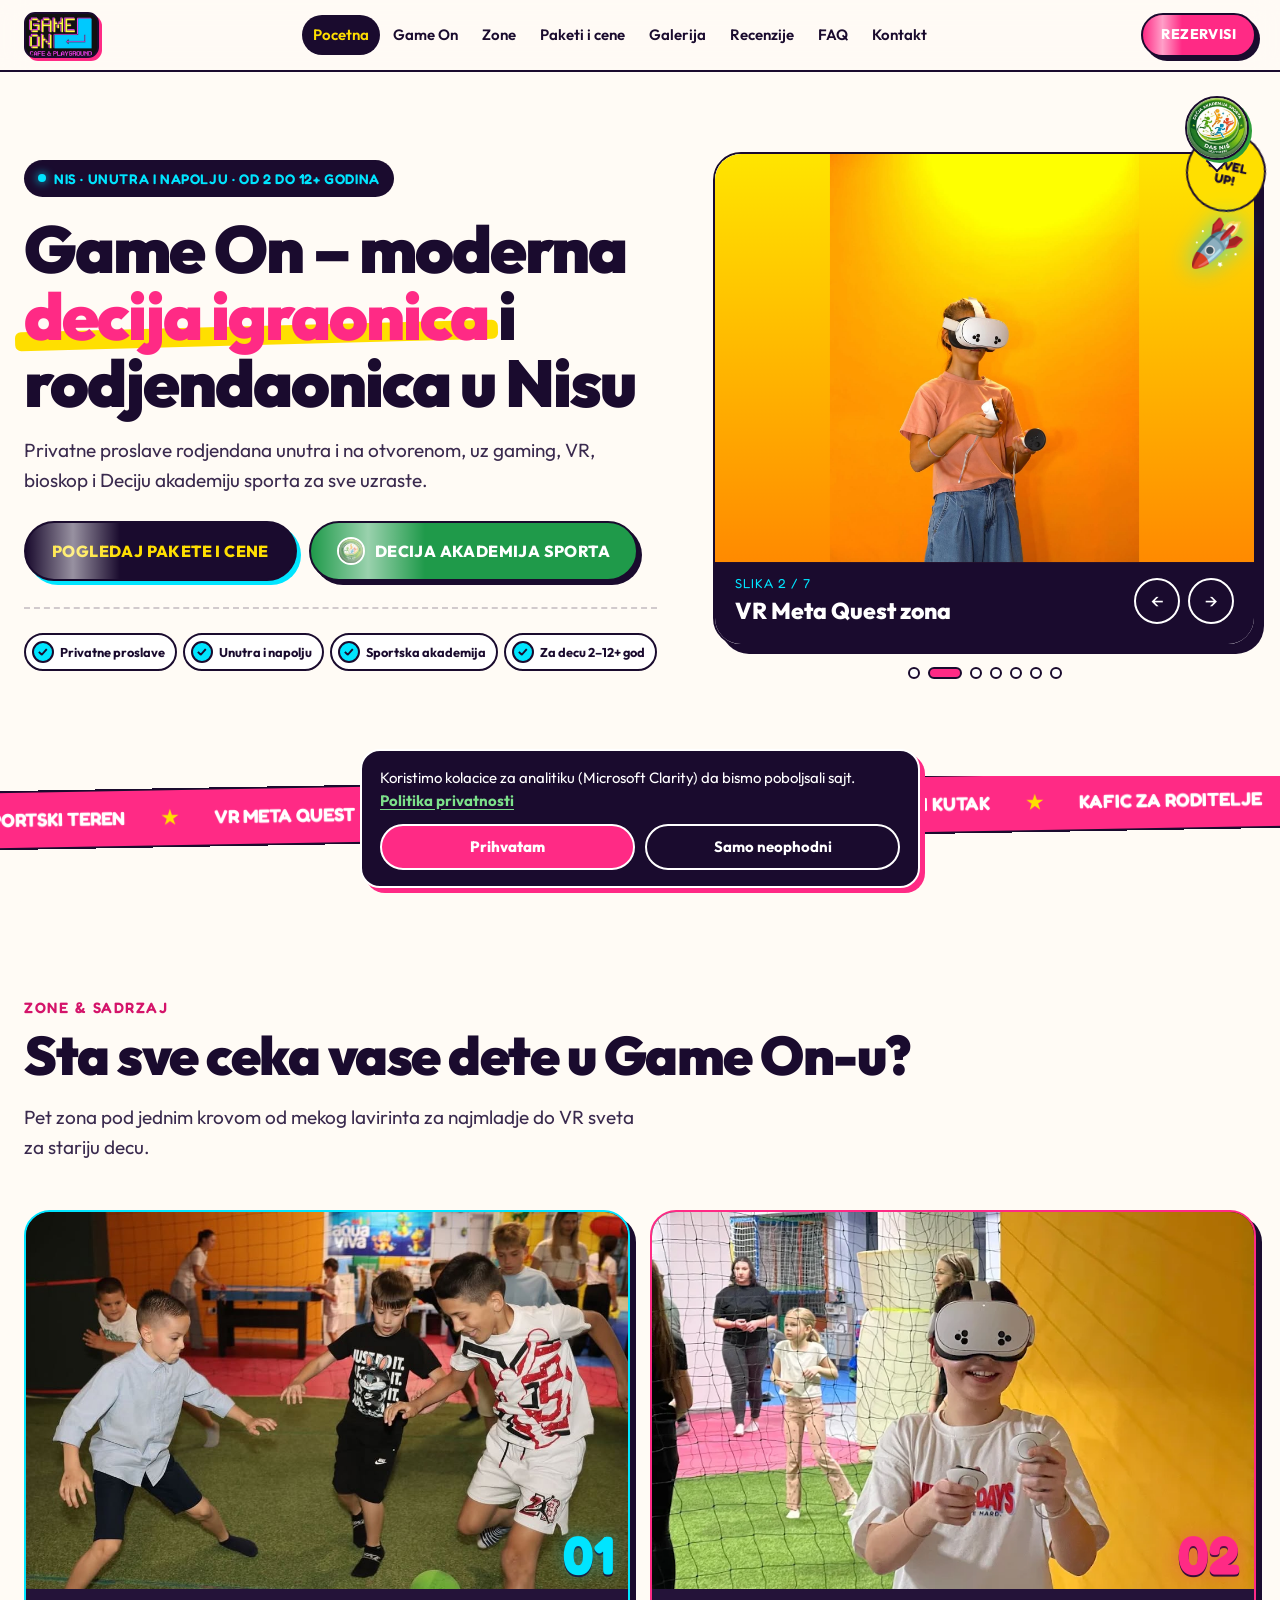
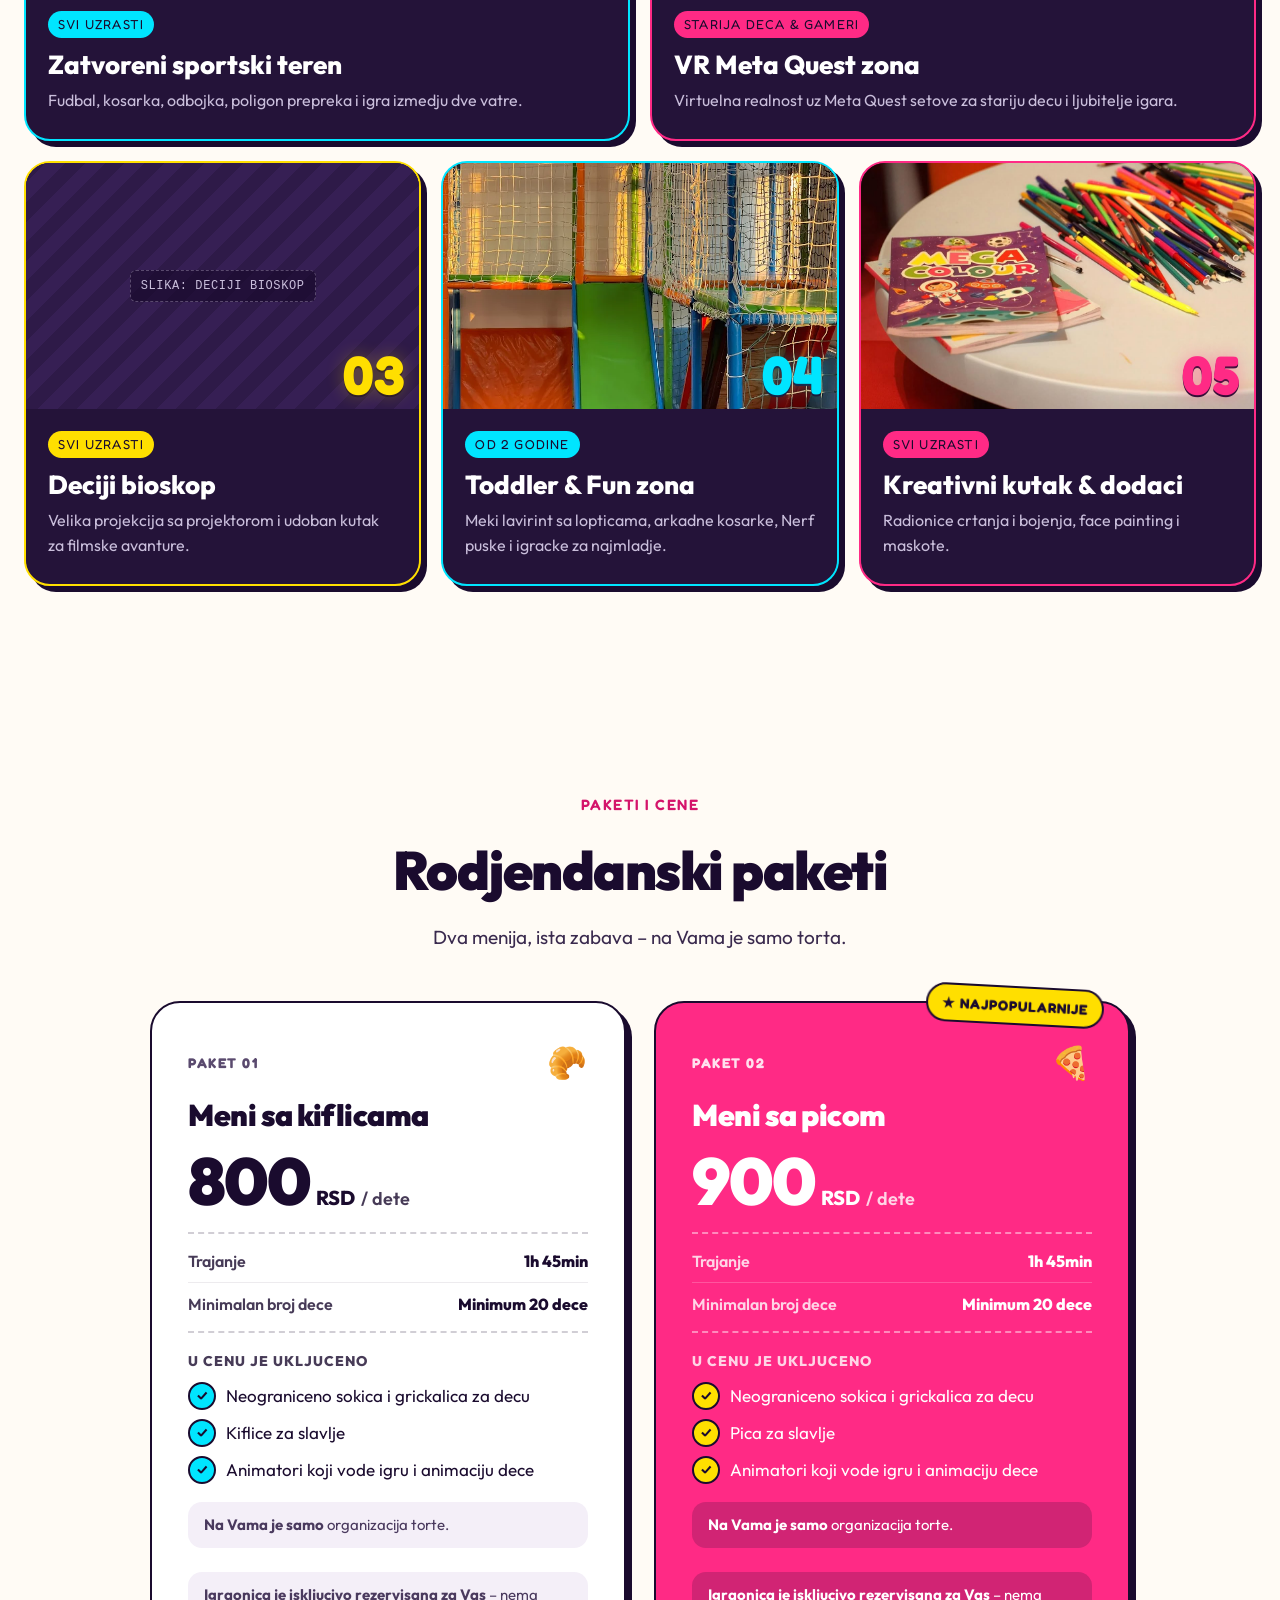
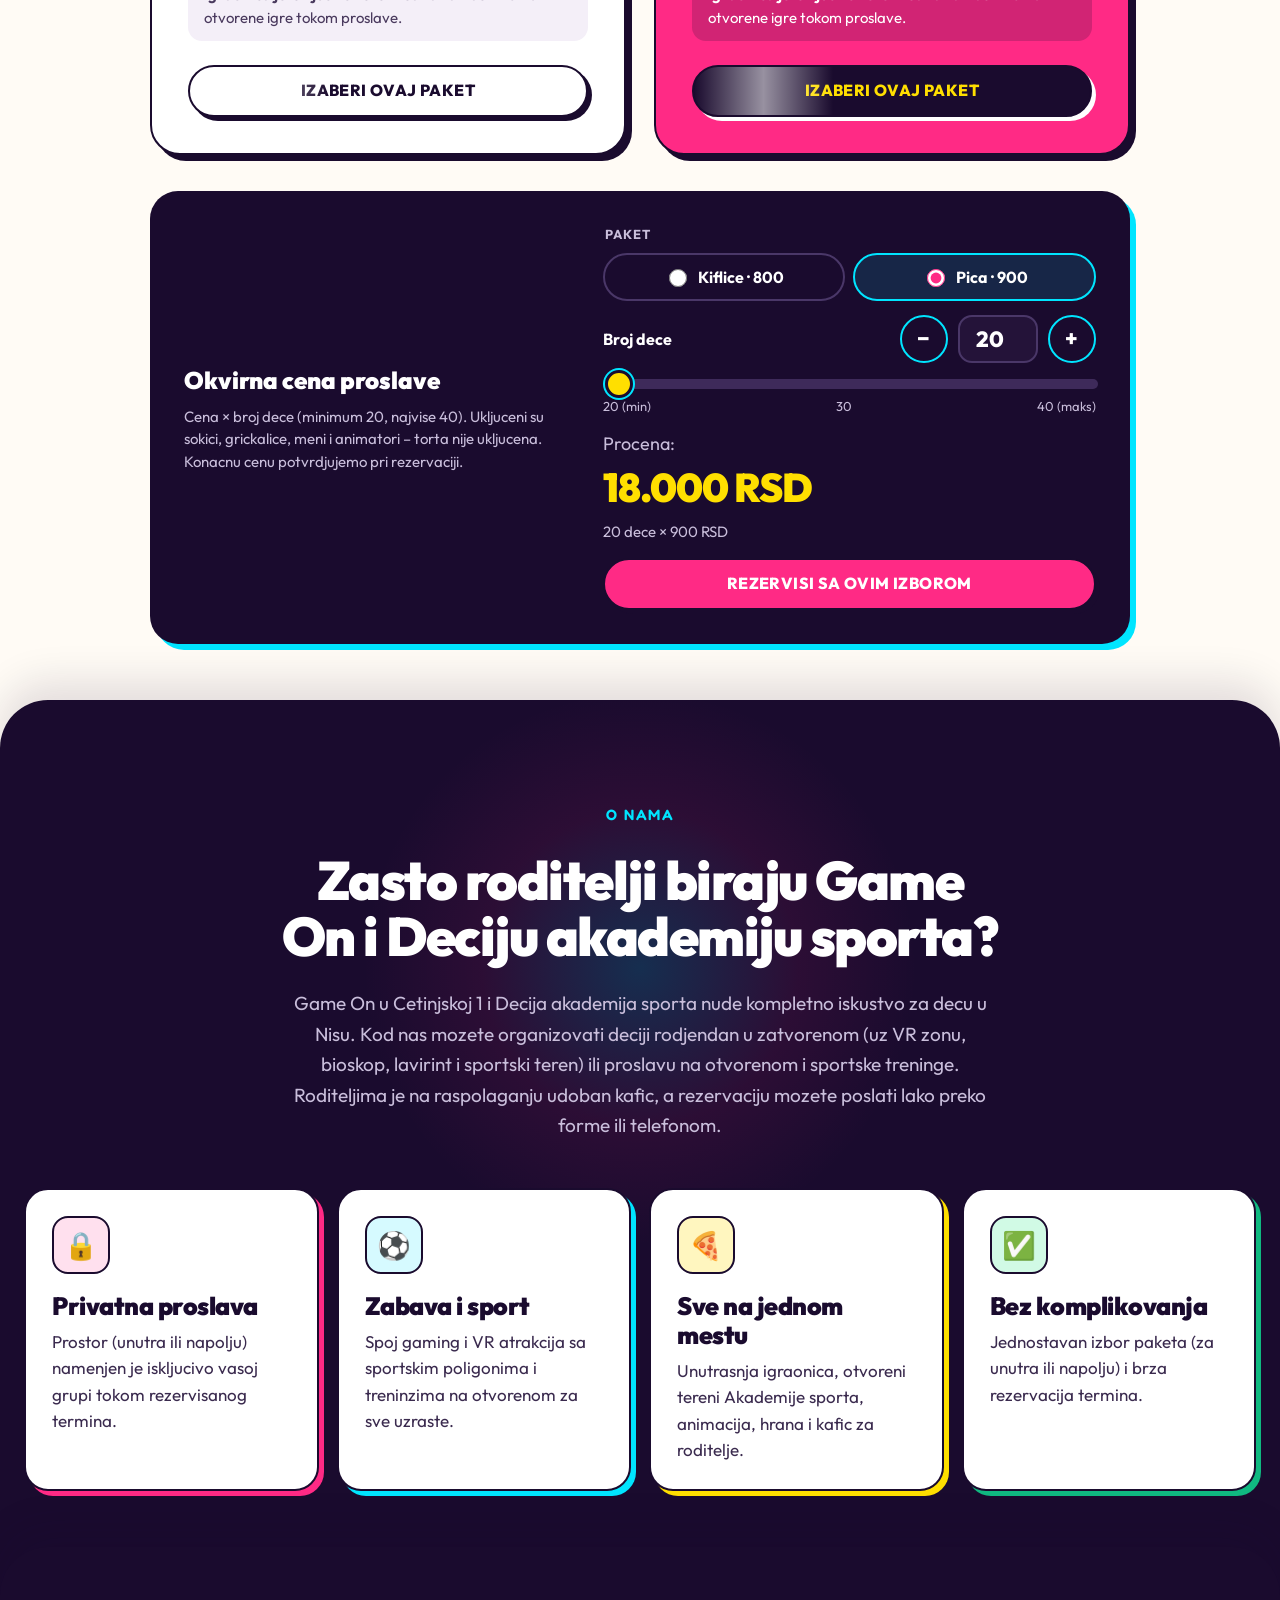
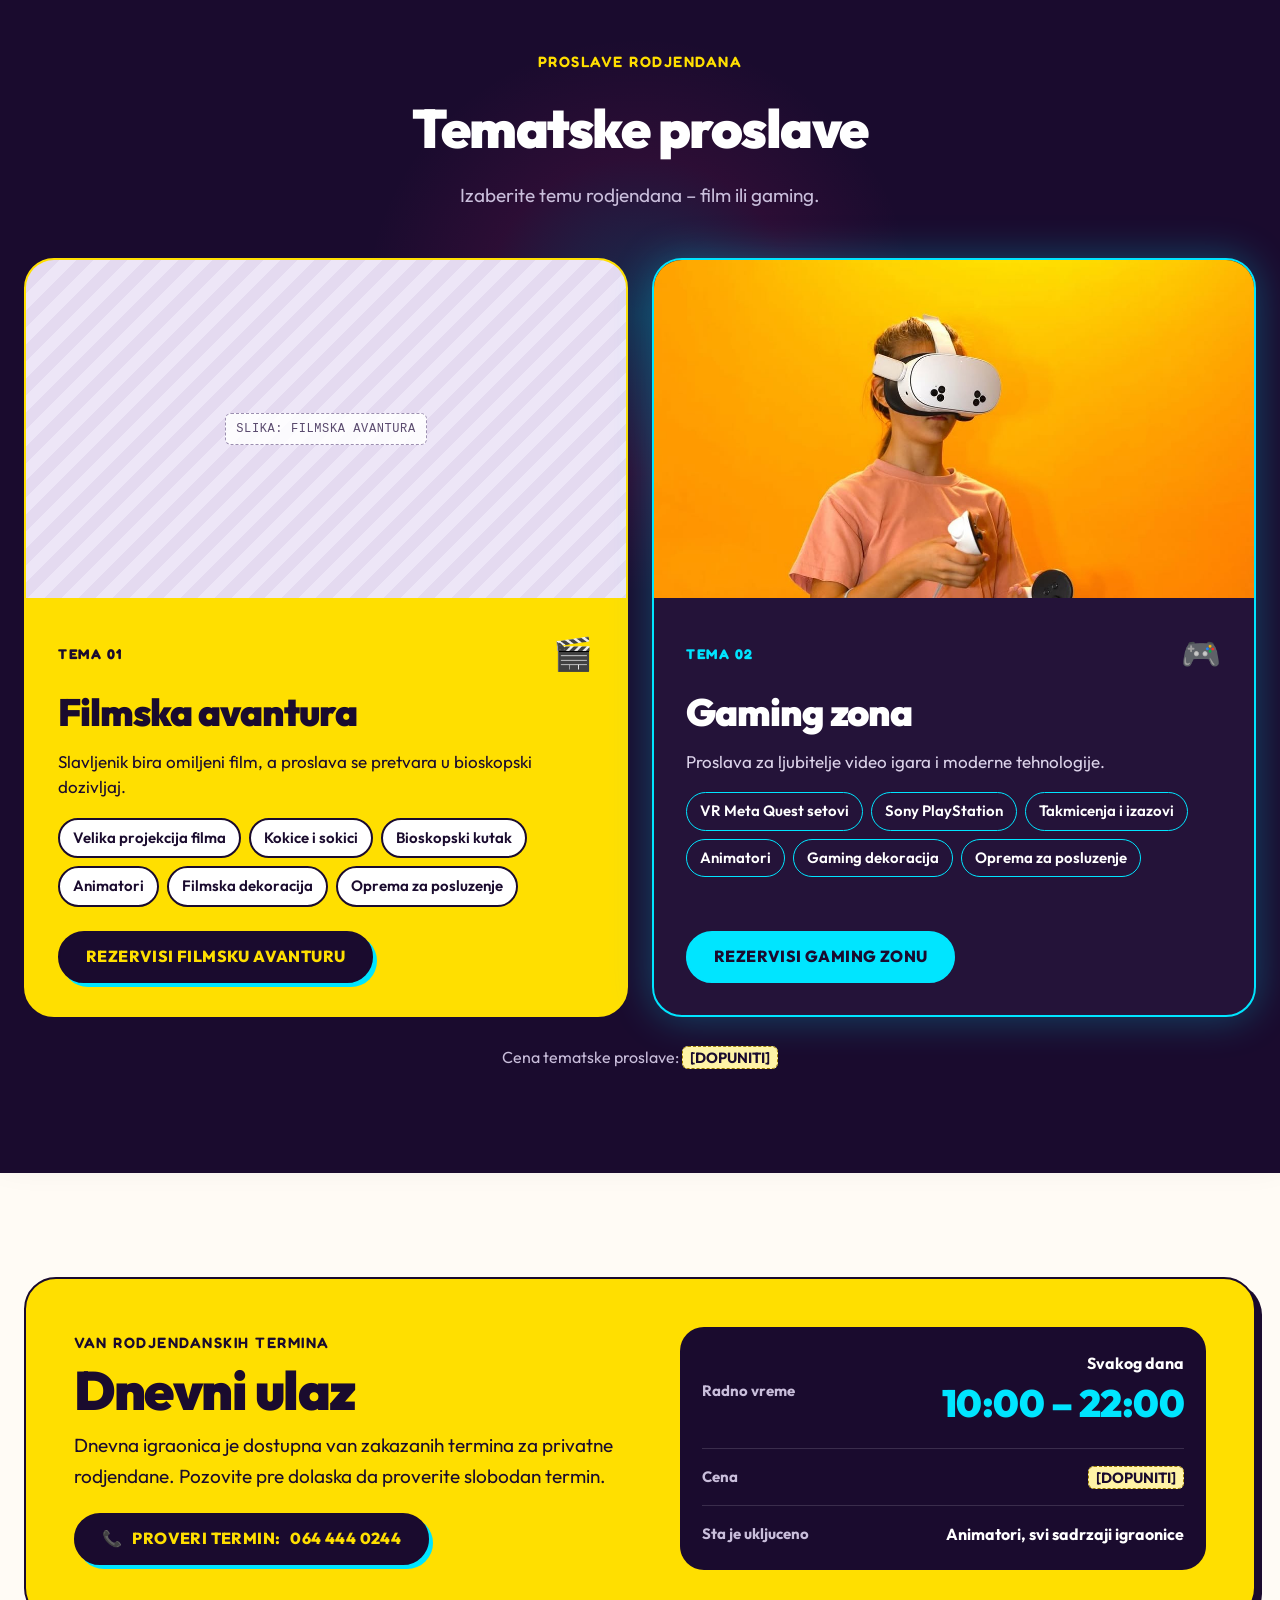
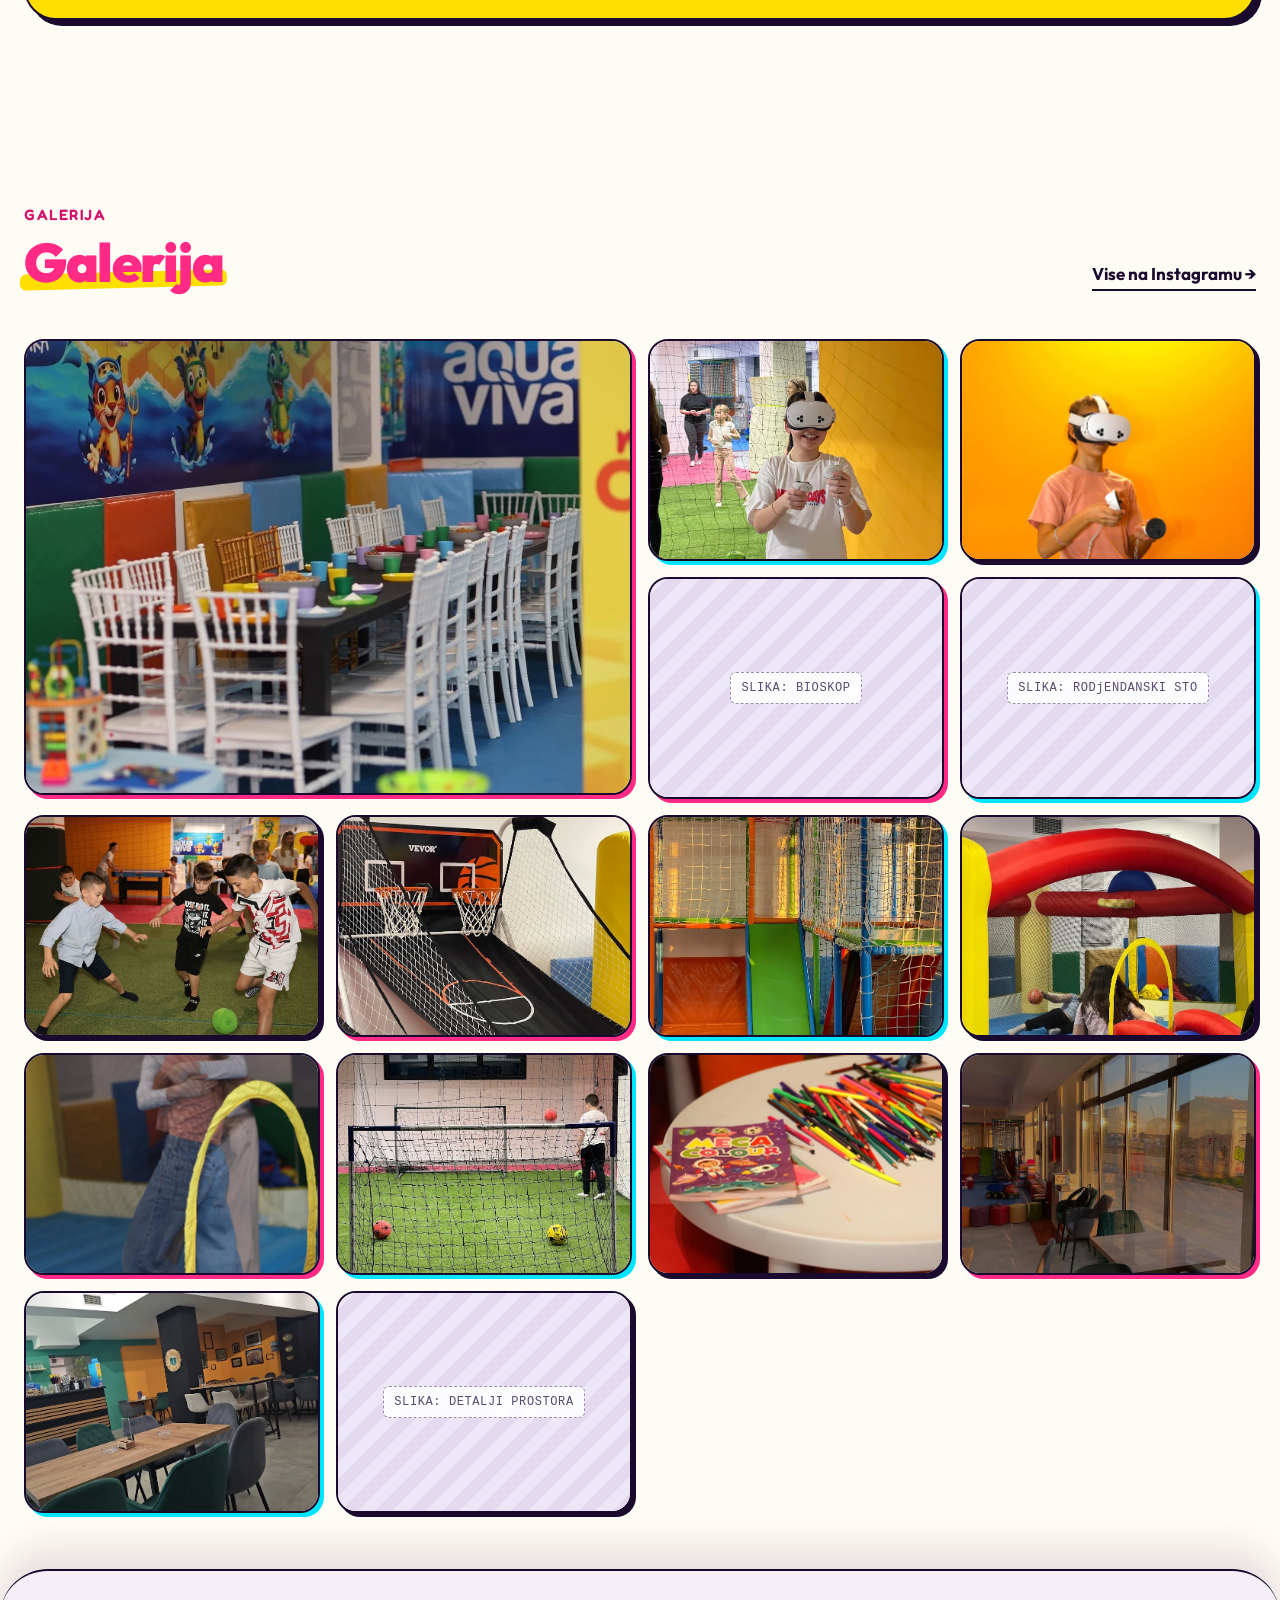
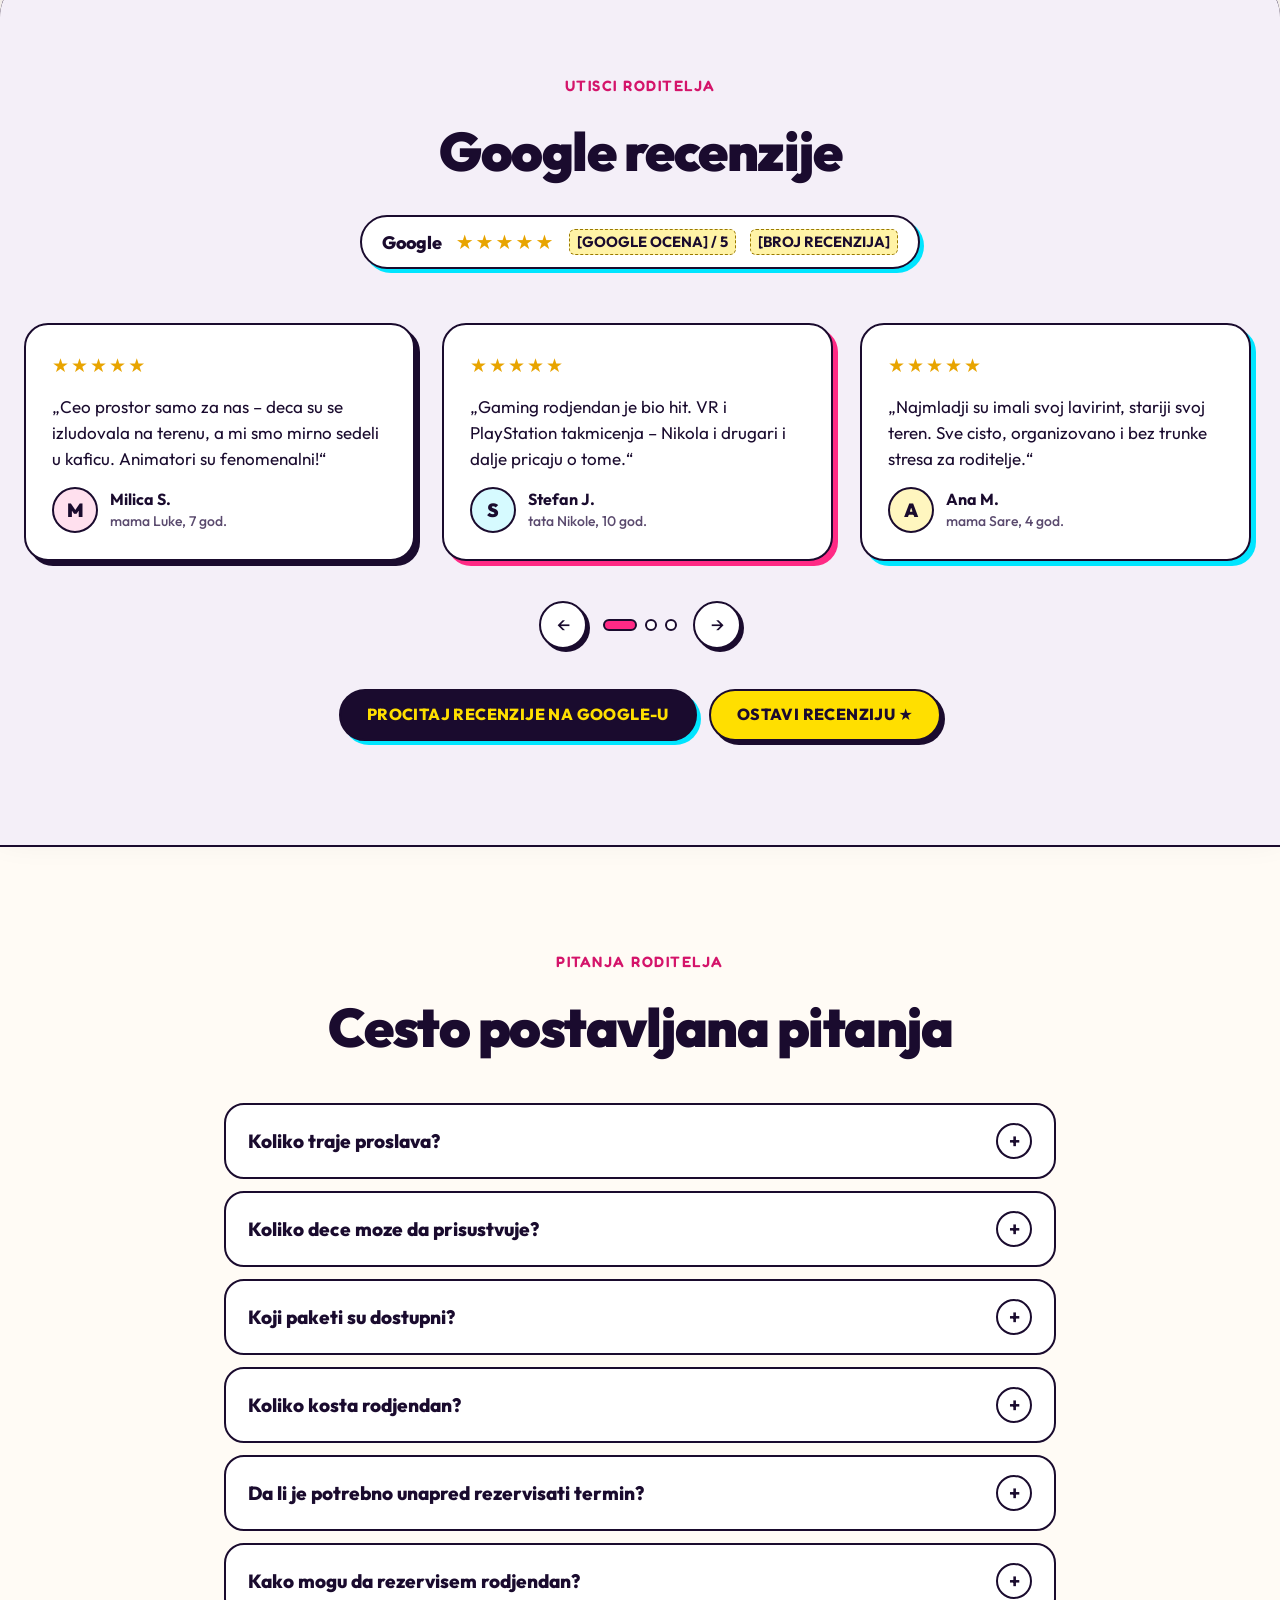
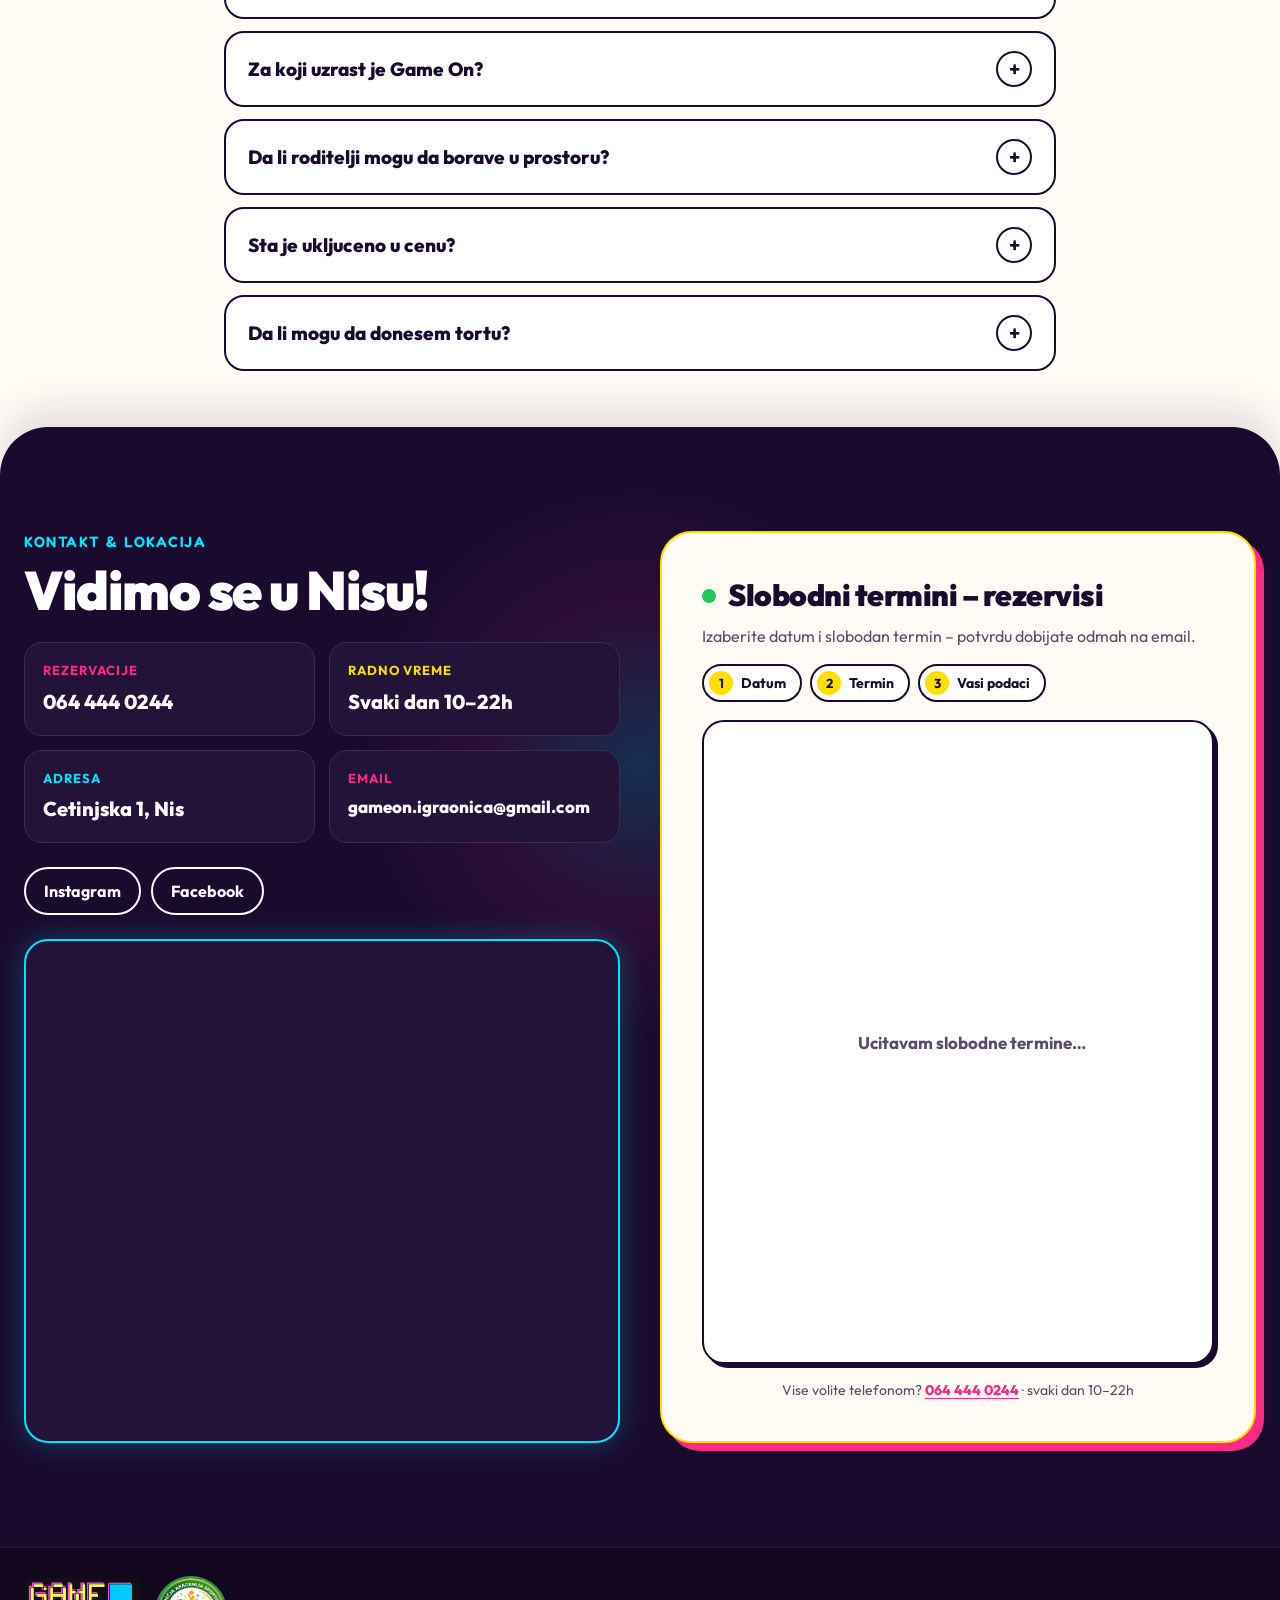
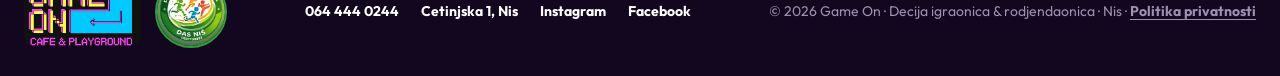
<file: index.html>
<!DOCTYPE html>
<html lang="sr-Latn">
<head>
<meta charset="utf-8">
<meta name="viewport" content="width=device-width, initial-scale=1.0">
<title>Game On – Decija igraonica i rodjendaonica u Nisu</title>
<meta name="description" content="Game On je decija igraonica i rodjendaonica u Nisu. Pogledajte pakete i cene, zone za zabavu i rezervisite termin za deciji rodjendan.">
<meta name="robots" content="index, follow">
<link rel="canonical" href="https://misicv89-ops.github.io/Game-On/">
<meta name="theme-color" content="#1A0B2E">
<!-- Google Search Console: ovde nalepite verifikacioni meta tag, npr.
<meta name="google-site-verification" content="[DOPUNITI]"> -->

<meta property="og:type" content="website">
<meta property="og:locale" content="sr_RS">
<meta property="og:site_name" content="Game On">
<meta property="og:title" content="Game On – Decija igraonica i rodjendaonica u Nisu">
<meta property="og:description" content="Privatne proslave rodjendana uz gaming, VR, bioskop i sportske aktivnosti. Rodjendanski paketi od 800 RSD po detetu – meni, sokici i animatori ukljuceni. Cetinjska 1, Nis.">
<meta property="og:url" content="https://misicv89-ops.github.io/Game-On/">
<!-- OG slika: zameniti finalnom hero fotografijom (preporuka 1200x630) -->
<meta property="og:image" content="https://misicv89-ops.github.io/Game-On/assets/hero-sala.jpg">
<meta property="og:image:alt" content="Rodjendanska sala decije igraonice Game On u Nisu">
<meta name="twitter:card" content="summary_large_image">
<meta name="twitter:title" content="Game On – Decija igraonica i rodjendaonica u Nisu">
<meta name="twitter:description" content="Privatne proslave rodjendana uz gaming, VR, bioskop i sportske aktivnosti u Nisu.">
<meta name="twitter:image" content="https://misicv89-ops.github.io/Game-On/assets/hero-sala.jpg">

<link rel="icon" href="favicon.ico" sizes="any">
<link rel="icon" type="image/png" sizes="32x32" href="assets/icons/favicon-32.png">
<link rel="apple-touch-icon" href="assets/icons/apple-touch-icon.png">
<link rel="manifest" href="site.webmanifest">

<link rel="preconnect" href="https://fonts.googleapis.com">
<link rel="preconnect" href="https://fonts.gstatic.com" crossorigin>
<link rel="stylesheet" href="https://fonts.googleapis.com/css2?family=Fredoka:wght@600;700&family=Outfit:wght@400;600;700;800;900&display=swap">
<link rel="preload" as="image" href="assets/hero-teren.jpg" fetchpriority="high">
<link rel="stylesheet" href="styles.css">
<script>document.documentElement.classList.add('js')</script>
<script defer src="main.js"></script>

<script type="application/ld+json">
{
  "@context": "https://schema.org",
  "@type": "EntertainmentBusiness",
  "@id": "https://misicv89-ops.github.io/Game-On/#business",
  "name": "Game On",
  "description": "Decija igraonica i rodjendaonica u Nisu.",
  "url": "https://misicv89-ops.github.io/Game-On/",
  "image": "https://misicv89-ops.github.io/Game-On/assets/hero-sala.jpg",
  "logo": "https://misicv89-ops.github.io/Game-On/assets/logo.webp",
  "telephone": "+381644440244",
  "email": "gameon.igraonica@gmail.com",
  "address": {
    "@type": "PostalAddress",
    "streetAddress": "Cetinjska 1",
    "addressLocality": "Nis",
    "addressCountry": "RS"
  },
  "openingHoursSpecification": [{
    "@type": "OpeningHoursSpecification",
    "dayOfWeek": ["Monday","Tuesday","Wednesday","Thursday","Friday","Saturday","Sunday"],
    "opens": "10:00",
    "closes": "22:00"
  }],
  "priceRange": "800–900 RSD po detetu",
  "sameAs": [
    "https://www.instagram.com/igraonicagameon/",
    "https://www.facebook.com/p/Igraonica-Game-On-61588146980628/"
  ]
}
</script>
<script type="application/ld+json">
{
  "@context": "https://schema.org",
  "@type": "FAQPage",
  "mainEntity": [
    {"@type":"Question","name":"Koji paketi su dostupni?","acceptedAnswer":{"@type":"Answer","text":"Dostupna su dva rodjendanska paketa (1h 45min): Meni sa kiflicama (800 RSD po detetu) i Meni sa picom (900 RSD po detetu). Igraonica je iskljucivo rezervisana za Vas. Dostupne su i tematske proslave Filmska avantura i Gaming zona."}},
    {"@type":"Question","name":"Koliko kosta rodjendan?","acceptedAnswer":{"@type":"Answer","text":"Cena je 800 RSD po detetu za Meni sa kiflicama i 900 RSD po detetu za Meni sa picom. Minimum 20 dece. Torta nije ukljucena u cenu."}},
    {"@type":"Question","name":"Kako mogu da rezervisem rodjendan?","acceptedAnswer":{"@type":"Answer","text":"Izaberite slobodan datum i termin u kalendaru na sajtu i unesite svoje podatke – potvrdu rezervacije dobijate odmah na email. Za pitanja pozovite 064 444 0244 ili pisite na gameon.igraonica@gmail.com."}},
    {"@type":"Question","name":"Za koji uzrast je Game On?","acceptedAnswer":{"@type":"Answer","text":"Sadrzaji su prilagodjeni deci od 2 do 12+ godina – od mekog lavirinta za najmladje do VR Meta Quest zone za stariju decu."}},
    {"@type":"Question","name":"Da li roditelji mogu da borave u prostoru?","acceptedAnswer":{"@type":"Answer","text":"Da. Za roditelje je predvidjen kafic u okviru igraonice, sa ponudom hrane i pica."}},
    {"@type":"Question","name":"Sta je ukljuceno u cenu?","acceptedAnswer":{"@type":"Answer","text":"Neograniceno sokica i grickalica za decu, kiflice ili pica za slavlje (zavisno od menija) i animatori koji vode igru i animaciju dece. Na Vama je samo organizacija torte."}}
  ]
}
</script>
<script src="analytics.js" defer></script>
</head>
<body>
<a class="skip" href="#main">Preskoci na sadrzaj</a>

<header class="hdr" id="hdr">
  <div class="wrap hdr-in">
    <a class="logo" href="#pocetna" aria-label="Game On – pocetna">
      <span class="logo-img"><img src="assets/logo.webp" alt="Game On logo" width="163" height="100"></span>
      <span class="logo-sub">Decija igraonica<br>&amp; rodjendaonica</span>
    </a>
    <nav class="nav" aria-label="Glavna navigacija">
      <a href="#pocetna">Pocetna</a>
      <a href="#o-nama">Game On</a>
      <a href="#zone">Zone</a>
      <a href="#paketi">Paketi i cene</a>
      <a href="#galerija">Galerija</a>
      <a href="#recenzije">Recenzije</a>
      <a href="#faq">FAQ</a>
      <a href="#kontakt">Kontakt</a>
    </nav>
    <div class="hdr-actions">
      <a class="btn btn-pink btn-sm hdr-cta" href="#rezervacija">Rezervisi</a>
      <button class="burger" id="burger" type="button" aria-label="Otvori meni" aria-expanded="false" aria-controls="mnav"><span></span><span></span><span></span></button>
    </div>
  </div>
  <nav class="mnav" id="mnav" aria-label="Mobilna navigacija">
    <a href="#pocetna">Pocetna</a>
    <a href="#o-nama">Game On</a>
    <a href="#zone">Zone</a>
    <a href="#paketi">Paketi i cene</a>
    <a href="#galerija">Galerija</a>
    <a href="#recenzije">Recenzije</a>
    <a href="#faq">FAQ</a>
    <a href="#kontakt">Kontakt</a>
    <a href="das.html" class="mnav-das"><img src="assets/das-logo.jpeg" alt="" width="32" height="32"> DAS – Decija akademija sporta</a>
    <a class="btn btn-pink" href="#rezervacija">Rezervisi</a>
  </nav>
  <div class="progress" aria-hidden="true"><div id="progress"></div></div>
</header>

<main id="main">

<!-- 1. HERO -->
<section class="hero" id="pocetna">
  <div class="wrap hero-grid">
    <div class="hero-copy">
      <p class="pill-dark go-pill"><span class="dot-cyan" aria-hidden="true"></span>NIS · UNUTRA I NAPOLJU · OD 2 DO 12+ GODINA</p>
      <h1>Game On – moderna <span class="hl">decija igraonica</span> i rodjendaonica u Nisu</h1>
      <p class="lead">Privatne proslave rodjendana unutra i na otvorenom, uz gaming, VR, bioskop i Deciju akademiju sporta za sve uzraste.</p>
      <div class="hero-cta">
        <a class="btn btn-dark" href="#paketi">Pogledaj pakete i cene</a>
        <a class="btn btn-das" href="das.html"><img src="assets/das-logo.jpeg" alt="" width="28" height="28">Decija akademija sporta</a>
      </div>
      <dl class="stats" aria-label="Game On u brojkama">
        <div><dt class="stat-n" data-count>100%</dt><dd>privatne proslave</dd></div>
        <div><dt class="stat-n" data-count>5 zona</dt><dd>igre i zabave</dd></div>
        <div><dt class="stat-n" data-count>10–22h</dt><dd>svakog dana</dd></div>
      </dl>
      <ul class="trust" aria-label="Ukratko o Game On-u">
        <li><span aria-hidden="true">✓</span>Privatne proslave</li>
        <li><span aria-hidden="true">✓</span>Unutra i napolju</li>
        <li><span aria-hidden="true">✓</span>Sportska akademija</li>
        <li><span aria-hidden="true">✓</span>Za decu 2–12+ god</li>
      </ul>
    </div>

    <div class="hero-visual">
      <div class="levelup" aria-hidden="true">LEVEL<br>UP!</div>
      <div class="slider" id="slider" aria-roledescription="karusel" aria-label="Prostor igraonice Game On">
        <div class="slides">
          <figure class="slide on"><img src="assets/hero-teren.jpg" alt="Zatvoreni sportski teren u decijoj igraonici Game On u Nisu" width="1200" height="960" fetchpriority="high" decoding="async"></figure>
          <figure class="slide contain"><img src="assets/hero-vr.jpg" alt="Dete igra VR Meta Quest u gaming zoni igraonice Game On" width="900" height="900" loading="lazy" decoding="async"></figure>
          <figure class="slide"><img src="assets/hero-kafic.webp" alt="Kafic za roditelje u igraonici Game On Nis" width="1200" height="960" loading="lazy" decoding="async"></figure>
          <figure class="slide"><img src="assets/hero-sala.jpg" alt="Rodjendanska sala za decije rodjendane u Nisu – Game On" width="1200" height="960" loading="lazy" decoding="async"></figure>
          <figure class="slide"><img src="assets/das-napolju-2.webp" alt="DAS sportski rodjendan na otvorenom – streljastvo za decu u Nisu" width="720" height="720" loading="lazy" decoding="async"></figure>
          <figure class="slide"><img src="assets/das-napolju-1.webp" alt="Deca vuku konopac na rodjendanu u prirodi – Decija akademija sporta Nis" width="1080" height="1080" loading="lazy" decoding="async"></figure>
          <figure class="slide"><img src="assets/das-rodjendan.jpg" alt="Sportski trening za najmladje u parku – Decija akademija sporta Nis" width="1200" height="1200" loading="lazy" decoding="async"></figure>
        </div>
        <div class="slider-bar">
          <div>
            <p class="slider-num" id="slideNum">Slika 1 / 7</p>
            <p class="slider-label" id="slideLabel" aria-live="polite">Sportski teren</p>
          </div>
          <div class="slider-btns">
            <button type="button" class="round" id="prev" aria-label="Prethodna fotografija">←</button>
            <button type="button" class="round" id="next" aria-label="Sledeca fotografija">→</button>
          </div>
        </div>
      </div>
      <div class="dots" id="dots" role="group" aria-label="Izbor fotografije">
        <button type="button" aria-label="Sportski teren" aria-current="true"></button>
        <button type="button" aria-label="VR Meta Quest zona"></button>
        <button type="button" aria-label="Kafic za roditelje"></button>
        <button type="button" aria-label="Rodjendanska sala"></button>
        <button type="button" aria-label="Sportski rodjendan napolju"></button>
        <button type="button" aria-label="Igre u prirodi"></button>
        <button type="button" aria-label="Akademija sporta – trening"></button>
      </div>
    </div>
  </div>
</section>

<div class="marquee-clip"><div class="marquee" aria-hidden="true">
  <div class="marquee-track">
    <div><span>Sportski teren</span><b>★</b><span>VR Meta Quest</span><b>★</b><span>Deciji bioskop</span><b>★</b><span>Lavirint</span><b>★</b><span>Kreativni kutak</span><b>★</b><span>Kafic za roditelje</span><b>★</b><span>Nerf &amp; arkade</span><b>★</b><span>Face painting</span><b>★</b></div>
    <div><span>Sportski teren</span><b>★</b><span>VR Meta Quest</span><b>★</b><span>Deciji bioskop</span><b>★</b><span>Lavirint</span><b>★</b><span>Kreativni kutak</span><b>★</b><span>Kafic za roditelje</span><b>★</b><span>Nerf &amp; arkade</span><b>★</b><span>Face painting</span><b>★</b></div>
  </div>
</div></div>


<!-- 4. ZONE -->
<section class="sec stack sec-cream" id="zone" aria-labelledby="zone-h">
  <div class="wrap">
    <div class="sec-head">
      <div>
        <p class="eyebrow">Zone &amp; sadrzaj</p>
        <h2 class="title" id="zone-h">Sta sve ceka vase dete u Game On-u?</h2>
      </div>
      <p class="lead">Pet zona pod jednim krovom od mekog lavirinta za najmladje do VR sveta za stariju decu.</p>
    </div>
    <div class="zones">
      <article class="zone reveal" style="--c:#00E5FF;--g:rgba(0,229,255,.35)">
        <div class="zone-media"><img src="assets/zona-teren.jpg" alt="Zatvoreni sportski teren za fudbal i kosarku u igraonici Game On Nis" width="800" height="500" loading="lazy" decoding="async"><span class="zone-num" aria-hidden="true">01</span></div>
        <div class="zone-body">
          <p class="badge">Svi uzrasti</p>
          <h3>Zatvoreni sportski teren</h3>
          <p>Fudbal, kosarka, odbojka, poligon prepreka i igra izmedju dve vatre.</p>
        </div>
      </article>
      <article class="zone reveal" style="--c:#FF2A85;--g:rgba(255,42,133,.4)">
        <div class="zone-media"><img src="assets/zona-a.webp" alt="VR Meta Quest gaming zona u decijoj igraonici Game On" width="800" height="500" loading="lazy" decoding="async"><span class="zone-num" aria-hidden="true">02</span></div>
        <div class="zone-body">
          <p class="badge">Starija deca &amp; gameri</p>
          <h3>VR Meta Quest zona</h3>
          <p>Virtuelna realnost uz Meta Quest setove za stariju decu i ljubitelje igara.</p>
        </div>
      </article>
      <article class="zone reveal" style="--c:#FFDF00;--g:rgba(255,223,0,.3)">
        <div class="zone-media">
          <!-- SLIKA: deciji bioskop -->
          <div class="ph ph-dark" role="img" aria-label="Deciji bioskop sa velikim platnom u igraonici Game On Nis"><span>SLIKA: DECIJI BIOSKOP</span></div>
          <span class="zone-num" aria-hidden="true">03</span>
        </div>
        <div class="zone-body">
          <p class="badge">Svi uzrasti</p>
          <h3>Deciji bioskop</h3>
          <p>Velika projekcija sa projektorom i udoban kutak za filmske avanture.</p>
        </div>
      </article>
      <article class="zone reveal" style="--c:#00E5FF;--g:rgba(0,229,255,.35)">
        <div class="zone-media"><img src="assets/gal-penjalica.webp" alt="Meki lavirint sa toboganom za najmladje u igraonici Game On" width="800" height="500" loading="lazy" decoding="async"><span class="zone-num" aria-hidden="true">04</span></div>
        <div class="zone-body">
          <p class="badge">Od 2 godine</p>
          <h3>Toddler &amp; Fun zona</h3>
          <p>Meki lavirint sa lopticama, arkadne kosarke, Nerf puske i igracke za najmladje.</p>
        </div>
      </article>
      <article class="zone reveal" style="--c:#FF2A85;--g:rgba(255,42,133,.4)">
        <div class="zone-media"><img src="assets/zona-c.jpg" alt="Kreativni kutak za crtanje i bojenje u igraonici Game On" width="800" height="500" loading="lazy" decoding="async"><span class="zone-num" aria-hidden="true">05</span></div>
        <div class="zone-body">
          <p class="badge">Svi uzrasti</p>
          <h3>Kreativni kutak &amp; dodaci</h3>
          <p>Radionice crtanja i bojenja, face painting i maskote.</p>
        </div>
      </article>
    </div>
  </div>
</section>

<!-- 7. PAKETI I CENE -->
<section class="sec" id="paketi" aria-labelledby="paketi-h">
  <div class="wrap">
    <div class="sec-head center">
      <p class="eyebrow">Paketi i cene</p>
      <h2 class="title" id="paketi-h">Rodjendanski paketi</h2>
      <p class="lead">Dva menija, ista zabava – na Vama je samo torta.</p>
    </div>
    <div class="pkgs">
      <article class="pkg reveal">
        <p class="pkg-tag">Paket 01 <span aria-hidden="true">🥐</span></p>
        <h3>Meni sa kiflicama</h3>
        <p class="price"><strong>800</strong> RSD <span>/ dete</span></p>
        <dl class="facts">
          <div><dt>Trajanje</dt><dd>1h 45min</dd></div>
          <div><dt>Minimalan broj dece</dt><dd>Minimum 20 dece</dd></div>
        </dl>
        <p class="pkg-sub">U cenu je ukljuceno</p>
        <ul class="checks">
          <li>Neograniceno sokica i grickalica za decu</li>
          <li>Kiflice za slavlje</li>
          <li>Animatori koji vode igru i animaciju dece</li>
        </ul>
        <p class="pkg-note"><strong>Na Vama je samo</strong> organizacija torte.</p>
        <p class="pkg-note"><strong>Igraonica je iskljucivo rezervisana za Vas</strong> – nema otvorene igre tokom proslave.</p>
        <button type="button" class="btn btn-light-dark" data-pkg="Meni sa kiflicama — 800 RSD / dete">Izaberi ovaj paket</button>
      </article>
      <article class="pkg pkg-hot reveal">
        <p class="pkg-flag">★ Najpopularnije</p>
        <p class="pkg-tag">Paket 02 <span aria-hidden="true">🍕</span></p>
        <h3>Meni sa picom</h3>
        <p class="price"><strong>900</strong> RSD <span>/ dete</span></p>
        <dl class="facts">
          <div><dt>Trajanje</dt><dd>1h 45min</dd></div>
          <div><dt>Minimalan broj dece</dt><dd>Minimum 20 dece</dd></div>
        </dl>
        <p class="pkg-sub">U cenu je ukljuceno</p>
        <ul class="checks">
          <li>Neograniceno sokica i grickalica za decu</li>
          <li>Pica za slavlje</li>
          <li>Animatori koji vode igru i animaciju dece</li>
        </ul>
        <p class="pkg-note"><strong>Na Vama je samo</strong> organizacija torte.</p>
        <p class="pkg-note"><strong>Igraonica je iskljucivo rezervisana za Vas</strong> – nema otvorene igre tokom proslave.</p>
        <button type="button" class="btn btn-dark-on-pink" data-pkg="Meni sa picom — 900 RSD / dete">Izaberi ovaj paket</button>
      </article>
    </div>

    <!-- 8. IZRACUN CENE -->
    <div class="calc reveal" id="calc" aria-labelledby="calc-h">
      <div>
        <h3 id="calc-h">Okvirna cena proslave</h3>
        <p class="calc-hint">Cena × broj dece (minimum 20, najvise 40). Ukljuceni su sokici, grickalice, meni i animatori – torta nije ukljucena. Konacnu cenu potvrdjujemo pri rezervaciji.</p>
      </div>
      <div class="calc-ui">
        <fieldset class="seg">
          <legend>Paket</legend>
          <label><input type="radio" name="calcPkg" value="800" data-name="Meni sa kiflicama — 800 RSD / dete"> Kiflice · 800</label>
          <label><input type="radio" name="calcPkg" value="900" data-name="Meni sa picom — 900 RSD / dete" checked> Pica · 900</label>
        </fieldset>
        <div class="stepper">
          <span class="stepper-l" id="kidsL">Broj dece</span>
          <button type="button" id="kidsMinus" aria-label="Smanji broj dece">−</button>
          <input id="kids" type="number" inputmode="numeric" min="20" max="40" value="20" aria-labelledby="kidsL">
          <button type="button" id="kidsPlus" aria-label="Povecaj broj dece">+</button>
        </div>
        <div class="calc-range">
          <input type="range" id="kidsRange" min="20" max="40" step="1" value="20" aria-label="Broj dece (20 do 40)">
          <div class="calc-range-l" aria-hidden="true"><span>20 (min)</span><span>30</span><span>40 (maks)</span></div>
        </div>
        <p class="calc-total" aria-live="polite">Procena: <strong id="calcTotal">18.000 RSD</strong><span class="calc-detail" id="calcDetail">20 dece × 900 RSD</span></p>
        <button type="button" class="btn btn-pink" id="calcBook">Rezervisi sa ovim izborom</button>
      </div>
    </div>
  </div>
</section>

<!-- 5. ZASTO GAME ON -->
<section class="sec dark stack" id="o-nama" aria-labelledby="why-h">
  <div class="wrap">
    <div class="sec-head center">
      <p class="eyebrow eyebrow-cyan">O nama</p>
      <h2 class="title" id="why-h">Zasto roditelji biraju Game On i Deciju akademiju sporta?</h2>
      <p class="lead lead-dark seo-text">Game On u Cetinjskoj 1 i Decija akademija sporta nude kompletno iskustvo za decu u Nisu. Kod nas mozete organizovati deciji rodjendan u zatvorenom (uz VR zonu, bioskop, lavirint i sportski teren) ili proslavu na otvorenom i sportske treninge. Roditeljima je na raspolaganju udoban kafic, a rezervaciju mozete poslati lako preko forme ili telefonom.</p>
    </div>
    <div class="why">
      <article class="card reveal" style="--s:#FF2A85"><span class="ico ico-lg" style="--bg:#FFE0EE" aria-hidden="true">🔒</span><h3>Privatna proslava</h3><p>Prostor (unutra ili napolju) namenjen je iskljucivo vasoj grupi tokom rezervisanog termina.</p></article>
      <article class="card reveal" style="--s:#00E5FF"><span class="ico ico-lg" style="--bg:#D6FAFF" aria-hidden="true">⚽</span><h3>Zabava i sport</h3><p>Spoj gaming i VR atrakcija sa sportskim poligonima i treninzima na otvorenom za sve uzraste.</p></article>
      <article class="card reveal" style="--s:#FFDF00"><span class="ico ico-lg" style="--bg:#FFF6BF" aria-hidden="true">🍕</span><h3>Sve na jednom mestu</h3><p>Unutrasnja igraonica, otvoreni tereni Akademije sporta, animacija, hrana i kafic za roditelje.</p></article>
      <article class="card reveal" style="--s:#10B981"><span class="ico ico-lg" style="--bg:#D1FAE5" aria-hidden="true">✅</span><h3>Bez komplikovanja</h3><p>Jednostavan izbor paketa (za unutra ili napolju) i brza rezervacija termina.</p></article>
    </div>
  </div>
</section>

<!-- 10. TEMATSKE PROSLAVE -->
<section class="sec dark stack" id="tematske" aria-labelledby="tema-h">
  <div class="wrap">
    <div class="sec-head center">
      <p class="eyebrow eyebrow-yellow">Proslave rodjendana</p>
      <h2 class="title" id="tema-h">Tematske proslave</h2>
      <p class="lead lead-dark">Izaberite temu rodjendana – film ili gaming.</p>
    </div>
    <div class="themes">
      <article class="theme theme-film reveal">
        <div class="theme-media">
          <!-- SLIKA: filmska avantura rodjendan -->
          <div class="ph" role="img" aria-label="Filmski rodjendan za decu u bioskopu igraonice Game On Nis"><span>SLIKA: FILMSKA AVANTURA</span></div>
        </div>
        <div class="theme-body">
          <p class="pkg-tag">Tema 01 <span aria-hidden="true">🎬</span></p>
          <h3>Filmska avantura</h3>
          <p>Slavljenik bira omiljeni film, a proslava se pretvara u bioskopski dozivljaj.</p>
          <ul class="tags">
            <li>Velika projekcija filma</li><li>Kokice i sokici</li><li>Bioskopski kutak</li><li>Animatori</li><li>Filmska dekoracija</li><li>Oprema za posluzenje</li>
          </ul>
          <button type="button" class="btn btn-dark" data-pkg="Tematska proslava — Filmska avantura">Rezervisi Filmsku avanturu</button>
        </div>
      </article>
      <article class="theme theme-game reveal">
        <div class="theme-media"><img src="assets/zona-vr2.jpg" alt="Gaming rodjendan sa VR Meta Quest setovima u igraonici Game On" width="800" height="500" loading="lazy" decoding="async"></div>
        <div class="theme-body">
          <p class="pkg-tag">Tema 02 <span aria-hidden="true">🎮</span></p>
          <h3>Gaming zona</h3>
          <p>Proslava za ljubitelje video igara i moderne tehnologije.</p>
          <ul class="tags">
            <li>VR Meta Quest setovi</li><li>Sony PlayStation</li><li>Takmicenja i izazovi</li><li>Animatori</li><li>Gaming dekoracija</li><li>Oprema za posluzenje</li>
          </ul>
          <button type="button" class="btn btn-cyan" data-pkg="Tematska proslava — Gaming zona">Rezervisi Gaming zonu</button>
        </div>
      </article>
    </div>
    <!-- DOPUNITI: cena tematskih proslava nije poznata -->
    <p class="theme-note">Cena tematske proslave: <mark class="todo">[DOPUNITI]</mark></p>
  </div>
</section>

<!-- 9. DNEVNI ULAZ -->
<section class="sec" id="dnevni-ulaz" aria-labelledby="dnevni-h">
  <div class="wrap">
    <div class="daily reveal">
      <div>
        <p class="eyebrow eyebrow-ink">Van rodjendanskih termina</p>
        <h2 class="title" id="dnevni-h">Dnevni ulaz</h2>
        <p class="lead lead-ink">Dnevna igraonica je dostupna van zakazanih termina za privatne rodjendane. Pozovite pre dolaska da proverite slobodan termin.</p>
        <a class="btn btn-dark" href="tel:+381644440244" aria-label="Pozovite 064 444 0244 da proverite termin"><span aria-hidden="true">📞</span> <span class="dt-l">Proveri termin:</span> <span class="dt-n">064 444 0244</span></a>
      </div>
      <dl class="daily-facts">
        <div><dt>Radno vreme</dt><dd class="daily-time">Svakog dana<br><strong>10:00 – 22:00</strong></dd></div>
        <!-- DOPUNITI: cena dnevnog ulaza -->
        <div><dt>Cena</dt><dd><mark class="todo">[DOPUNITI]</mark></dd></div>
        <div><dt>Sta je ukljuceno</dt><dd>Animatori, svi sadrzaji igraonice</dd></div>
      </dl>
    </div>
  </div>
</section>

<!-- 11. GALERIJA -->
<section class="sec sec-tight" id="galerija" aria-labelledby="gal-h">
  <div class="wrap">
    <div class="sec-head">
      <div>
        <p class="eyebrow">Galerija</p>
        <h2 class="title" id="gal-h"><span class="hl">Galerija</span></h2>
      </div>
      <a class="link-arrow" href="https://www.instagram.com/igraonicagameon/" target="_blank" rel="noopener">Vise na Instagramu →</a>
    </div>
    <ul class="gallery" id="gallery">
      <li class="g-wide"><button type="button" class="g-btn"><img src="assets/hero-sala.jpg" alt="Enterijer rodjendanske sale u igraonici Game On Nis" width="800" height="600" loading="lazy" decoding="async"></button></li>
      <li><button type="button" class="g-btn"><img src="assets/zona-a.webp" alt="Gaming zona igraonice Game On" width="800" height="600" loading="lazy" decoding="async"></button></li>
      <li><button type="button" class="g-btn"><img src="assets/hero-vr.jpg" alt="Dete u VR zoni sa Meta Quest naocarima" width="800" height="600" loading="lazy" decoding="async"></button></li>
      <li><div class="ph" role="img" aria-label="Deciji bioskop u igraonici Game On"><span>SLIKA: BIOSKOP</span></div></li>
      <li><div class="ph" role="img" aria-label="Postavljen rodjendanski sto za deciji rodjendan u Game On-u"><span>SLIKA: RODjENDANSKI STO</span></div></li>
      <li><button type="button" class="g-btn"><img src="assets/zona-teren.jpg" alt="Sportski teren za fudbal i kosarku" width="800" height="600" loading="lazy" decoding="async"></button></li>
      <li><button type="button" class="g-btn"><img src="assets/gal-kosarka.webp" alt="Arkadne kosarke u igraonici za decu u Nisu" width="800" height="600" loading="lazy" decoding="async"></button></li>
      <li><button type="button" class="g-btn"><img src="assets/gal-penjalica.webp" alt="Lavirint i tobogan za najmladje" width="800" height="600" loading="lazy" decoding="async"></button></li>
      <li><button type="button" class="g-btn"><img src="assets/gal-dvorac.webp" alt="Dvorac za skakanje u igraonici Game On" width="800" height="600" loading="lazy" decoding="async"></button></li>
      <li><button type="button" class="g-btn"><img src="assets/gal-zagrljaj.jpg" alt="Deca se igraju u prostoru igraonice Game On" width="800" height="600" loading="lazy" decoding="async"></button></li>
      <li><button type="button" class="g-btn"><img src="assets/zona-b.webp" alt="Fudbal na zatvorenom terenu tokom decijeg rodjendana" width="800" height="600" loading="lazy" decoding="async"></button></li>
      <li><button type="button" class="g-btn"><img src="assets/zona-c.jpg" alt="Kreativni kutak za crtanje i bojenje" width="800" height="600" loading="lazy" decoding="async"></button></li>
      <li><button type="button" class="g-btn"><img src="assets/hero-kafic.webp" alt="Kafic za roditelje u igraonici Game On" width="800" height="600" loading="lazy" decoding="async"></button></li>
      <li><button type="button" class="g-btn"><img src="assets/gal-kafic2.webp" alt="Prostor kafica sa mestima za sedenje" width="800" height="600" loading="lazy" decoding="async"></button></li>
      <li class="g-wide-m"><div class="ph" role="img" aria-label="Detalji enterijera igraonice Game On"><span>SLIKA: DETALJI PROSTORA</span></div></li>
    </ul>
  </div>
  <div class="lb" id="lb" role="dialog" aria-modal="true" aria-label="Galerija fotografija" hidden>
    <img id="lbImg" alt="">
    <p class="lb-cap" id="lbCap"></p>
    <button type="button" class="round lb-x" id="lbClose" aria-label="Zatvori galeriju">✕</button>
    <button type="button" class="round lb-prev" id="lbPrev" aria-label="Prethodna fotografija">←</button>
    <button type="button" class="round lb-next" id="lbNext" aria-label="Sledeca fotografija">→</button>
  </div>
</section>

<!-- 12. GOOGLE RECENZIJE -->
<section class="sec sec-lilac stack" id="recenzije" aria-labelledby="rec-h">
  <div class="wrap">
    <div class="sec-head center">
      <p class="eyebrow">Utisci roditelja</p>
      <h2 class="title" id="rec-h">Google recenzije</h2>
      <!-- DOPUNITI: stvarna Google ocena i broj recenzija -->
      <p class="rating"><span class="rating-g">Google</span><span class="stars" aria-hidden="true">★★★★★</span><mark class="todo">[GOOGLE OCENA] / 5</mark><mark class="todo">[BROJ RECENZIJA]</mark></p>
    </div>
    <!-- PRIMERI iz stare verzije: zameniti stvarnim Google recenzijama pre objave -->
    <div class="rv" id="rv" aria-roledescription="karusel" aria-label="Utisci roditelja">
      <div class="rv-view">
        <div class="rv-track" id="rvTrack">
          <figure class="review"><div class="review-card">
            <div class="stars" aria-label="5 od 5 zvezdica">★★★★★</div>
            <blockquote>„Ceo prostor samo za nas – deca su se izludovala na terenu, a mi smo mirno sedeli u kaficu. Animatori su fenomenalni!“</blockquote>
            <figcaption><span class="av" style="--bg:#FFE0EE" aria-hidden="true">M</span><span><strong>Milica S.</strong><span class="role">mama Luke, 7 god.</span></span></figcaption>
          </div></figure>
          <figure class="review"><div class="review-card">
            <div class="stars" aria-label="5 od 5 zvezdica">★★★★★</div>
            <blockquote>„Gaming rodjendan je bio hit. VR i PlayStation takmicenja – Nikola i drugari i dalje pricaju o tome.“</blockquote>
            <figcaption><span class="av" style="--bg:#D6FAFF" aria-hidden="true">S</span><span><strong>Stefan J.</strong><span class="role">tata Nikole, 10 god.</span></span></figcaption>
          </div></figure>
          <figure class="review"><div class="review-card">
            <div class="stars" aria-label="5 od 5 zvezdica">★★★★★</div>
            <blockquote>„Najmladji su imali svoj lavirint, stariji svoj teren. Sve cisto, organizovano i bez trunke stresa za roditelje.“</blockquote>
            <figcaption><span class="av" style="--bg:#FFF6BF" aria-hidden="true">A</span><span><strong>Ana M.</strong><span class="role">mama Sare, 4 god.</span></span></figcaption>
          </div></figure>
          <figure class="review"><div class="review-card">
            <div class="stars" aria-label="5 od 5 zvezdica">★★★★★</div>
            <blockquote>„Pica je stigla topla, posluzenje besprekorno, a kafic prostran – svi gosti su imali gde da sednu.“</blockquote>
            <figcaption><span class="av" style="--bg:#EDE6F7" aria-hidden="true">J</span><span><strong>Jovana P.</strong><span class="role">mama Vuka, 6 god.</span></span></figcaption>
          </div></figure>
          <figure class="review"><div class="review-card">
            <div class="stars" aria-label="5 od 5 zvezdica">★★★★★</div>
            <blockquote>„Filmska avantura je bila pun pogodak – kokice, veliko platno i animatori koji znaju da drze paznju dece.“</blockquote>
            <figcaption><span class="av" style="--bg:#FFE0EE" aria-hidden="true">M</span><span><strong>Marko D.</strong><span class="role">tata Ive, 9 god.</span></span></figcaption>
          </div></figure>
        </div>
      </div>
      <div class="rv-nav">
        <button type="button" class="rv-btn" id="rvPrev" aria-label="Prethodna recenzija">←</button>
        <div class="rv-dots" id="rvDots" role="group" aria-label="Izbor recenzije"></div>
        <button type="button" class="rv-btn" id="rvNext" aria-label="Sledeca recenzija">→</button>
      </div>
    </div>
    <div class="center-cta">
      <a class="btn btn-dark" href="https://www.google.com/search?kgmid=/g/11n43rxx9b&amp;q=game+on+igraonica" target="_blank" rel="noopener">Procitaj recenzije na Google-u</a>
      <a class="btn btn-yellow" href="https://www.google.com/maps/search/?api=1&amp;query=Game+On+igraonica+Cetinjska+1+Ni%C5%A1" target="_blank" rel="noopener">Ostavi recenziju ★</a>
    </div>
  </div>
</section>

<!-- 13. FAQ -->
<section class="sec" id="faq" aria-labelledby="faq-h">
  <div class="wrap faq-wrap">
    <div class="sec-head center">
      <p class="eyebrow">Pitanja roditelja</p>
      <h2 class="title" id="faq-h">Cesto postavljana pitanja</h2>
    </div>
    <div class="faq">
      <details><summary>Koliko traje proslava?</summary><p>Proslava traje 1h 45min.</p></details>
      <details><summary>Koliko dece moze da prisustvuje?</summary><p>Minimalni paket je za 20 dece. Maksimalan broj dece: 40.</p></details>
      <details><summary>Koji paketi su dostupni?</summary><p>Dostupna su dva rodjendanska paketa (1h 45min): <strong>Meni sa kiflicama</strong> (800 RSD po detetu) i <strong>Meni sa picom</strong> (900 RSD po detetu). Igraonica je iskljucivo rezervisana za Vas. Dostupne su i tematske proslave <strong>Filmska avantura</strong> i <strong>Gaming zona</strong>.</p></details>
      <details><summary>Koliko kosta rodjendan?</summary><p>Cena je 800 RSD po detetu za Meni sa kiflicama i 900 RSD po detetu za Meni sa picom. Minimum 20 dece. Torta nije ukljucena u cenu.</p></details>
      <details><summary>Da li je potrebno unapred rezervisati termin?</summary><p>Svi slobodni termini su dostupni u sekciji ispod – <a href="#rezervacija">pogledajte i rezervisite</a>.</p></details>
      <details><summary>Kako mogu da rezervisem rodjendan?</summary><p>Izaberite slobodan datum i termin u <a href="#rezervacija">kalendaru za rezervaciju</a> i unesite svoje podatke – potvrdu rezervacije dobijate odmah na email. Za pitanja pozovite <a href="tel:+381644440244">064 444 0244</a> ili pisite na <a href="mailto:gameon.igraonica@gmail.com">gameon.igraonica@gmail.com</a>.</p></details>
      <details><summary>Za koji uzrast je Game On?</summary><p>Sadrzaji su prilagodjeni deci od 2 do 12+ godina – od mekog lavirinta za najmladje do VR Meta Quest zone za stariju decu.</p></details>
      <details><summary>Da li roditelji mogu da borave u prostoru?</summary><p>Da. Za roditelje je predvidjen kafic u okviru igraonice, sa ponudom hrane i pica.</p></details>
      <details><summary>Sta je ukljuceno u cenu?</summary><p>Neograniceno sokica i grickalica za decu, kiflice ili pica za slavlje (zavisno od menija) i animatori koji vode igru i animaciju dece. Na Vama je samo organizacija torte.</p></details>
      <details><summary>Da li mogu da donesem tortu?</summary><p>Da, potrebno je doneti vasu tortu – torta nije ukljucena u cenu paketa.</p></details>
    </div>
  </div>
</section>

<!-- 14. KONTAKT, LOKACIJA I REZERVACIJA -->
<section class="sec dark stack" id="kontakt" aria-labelledby="kontakt-h">
  <div class="wrap kontakt">
    <div class="k-left">
      <div class="k-head">
        <p class="eyebrow eyebrow-cyan">Kontakt &amp; lokacija</p>
        <h2 class="title" id="kontakt-h">Vidimo se u Nisu!</h2>
      </div>
      <address class="k-grid">
        <a class="k-card" style="--k:#FF2A85" href="tel:+381644440244"><span class="k-l">Rezervacije</span><span class="k-v">064 444 0244</span></a>
        <div class="k-card" style="--k:#FFDF00"><span class="k-l">Radno vreme</span><span class="k-v">Svaki dan<span class="k-br"> </span>10–22h</span></div>
        <a class="k-card" style="--k:#00E5FF" href="https://www.google.com/maps/search/?api=1&amp;query=Cetinjska+1%2C+Ni%C5%A1%2C+Serbia" target="_blank" rel="noopener"><span class="k-l">Adresa</span><span class="k-v">Cetinjska 1, Nis</span></a>
        <a class="k-card" style="--k:#FF2A85" id="mailCard" href="mailto:gameon.igraonica@gmail.com?subject=Upit%20za%20rezervaciju"><span class="k-l">Email</span><span class="k-v k-mail">gameon.igraonica@gmail.com</span></a>
      </address>
      <div class="socials">
        <a class="soc soc-ig" href="https://www.instagram.com/igraonicagameon/" target="_blank" rel="noopener">Instagram</a>
        <a class="soc soc-fb" href="https://www.facebook.com/p/Igraonica-Game-On-61588146980628/" target="_blank" rel="noopener">Facebook</a>
      </div>
      <div class="map">
        <iframe title="Mapa – Game On, Cetinjska 1, Nis" src="https://maps.google.com/maps?q=Cetinjska%201%2C%20Ni%C5%A1%2C%20Serbia&amp;z=16&amp;output=embed" loading="lazy" referrerpolicy="no-referrer-when-downgrade"></iframe>
      </div>
    </div>

    <div class="form-card rez-card" id="rezervacija">
      <h3 class="form-h live-h"><span class="live-dot" aria-hidden="true"></span>Slobodni termini – rezervisi</h3>
      <p class="form-sub">Izaberite datum i slobodan termin – potvrdu dobijate odmah na email.</p>
      <ol class="rez-steps" aria-label="Koraci">
        <li><b>1</b>Datum</li><li><b>2</b>Termin</li><li><b>3</b>Vasi podaci</li>
      </ol>
      <div class="rez-pick" id="rezPick" hidden aria-live="polite">
        <span class="rez-pick-l">Vas izbor</span>
        <span class="rez-pick-v" id="rezPickV"></span>
        <strong class="rez-pick-p" id="rezPickP"></strong>
      </div>
      <div class="rez-frame">
        <div id="my-cal-inline" class="rez-inline"><p class="rez-loading"><span class="spin spin-ink" aria-hidden="true"></span> Ucitavam slobodne termine…</p></div>
      </div>
      <p class="f-note">Vise volite telefonom? <a href="tel:+381644440244">064 444 0244</a> · svaki dan 10–22h</p>
    </div>
  </div>
</section>
<script>
(function () {
  var el = document.getElementById('my-cal-inline'), done = false;
  if (!el) return;
  function load() {
    if (done) return; done = true;
    (function (C, A, L) { var p = function (a, ar) { a.q.push(ar); }; var d = C.document; C.Cal = C.Cal || function () { var cal = C.Cal; var ar = arguments; if (!cal.loaded) { cal.ns = {}; cal.q = cal.q || []; d.head.appendChild(d.createElement("script")).src = A; cal.loaded = true; } if (ar[0] === L) { var api = function () { p(api, arguments); }; var namespace = ar[1]; api.q = api.q || []; if (typeof namespace === "string") { cal.ns[namespace] = cal.ns[namespace] || api; p(cal.ns[namespace], ar); p(cal, ["initNamespace", namespace]); } else p(cal, ar); return; } p(cal, ar); }; })(window, "https://app.cal.com/embed/embed.js", "init");
    Cal("init", { origin: "https://app.cal.com" });
    Cal.config = Cal.config || {}; Cal.config.forwardQueryParams = true;
    Cal("on", { action: "linkReady", callback: function () { el.classList.add("ready"); } });
    var mo = new MutationObserver(function () {
      var cal = el.querySelector('cal-inline, iframe');
      if (!cal) return;
      var l = el.querySelector('.rez-loading'); if (l) l.remove();
      el.classList.add('ready'); mo.disconnect();
    });
    mo.observe(el, { childList: true, subtree: true });
    function calLink() { return "vlada-2iou1r/rezervacija-termina-igraonica"; }
    var cfg = { "layout": "month_view", "useSlotsViewOnSmallScreen": "true", "theme": "light", "timeFormat": "24" };
    function setProg() {  }
    function mount(first) {
      if (mount.done) return; mount.done = true;
      if (first) { cfg.month = first.slice(0, 7); cfg.date = first; }
      if (window.GO_CAL_NOTES) cfg.notes = window.GO_CAL_NOTES;
      setProg();
      Cal("inline", { elementOrSelector: "#my-cal-inline", calLink: calLink(), config: cfg });
    }
    window.goCalPrefill = function (notes) {
      if (!mount.done) return;
      cfg.notes = notes; delete cfg.month; delete cfg.date;
      setProg();
      el.innerHTML = '<div id="my-cal-inline-' + Date.now() + '"></div>';
      Cal("inline", { elementOrSelector: '#' + el.firstChild.id, calLink: calLink(), config: cfg });
    };
    var f = function (d) { return d.toISOString().slice(0, 10); }, DAY = 864e5, now = Date.now();
    setTimeout(function () { mount(); }, 7000);
    function search(i) {
      if (i >= 3) { mount(); return; }
      var parts = calLink().split('/'), s = new Date(now + i * 120 * DAY), e = new Date(now + (i + 1) * 120 * DAY);
      fetch("https://api.cal.com/v2/slots?eventTypeSlug=" + parts[1] + "&username=" + parts[0] + "&start=" + f(s) + "&end=" + f(e) + "&timeZone=Europe/Belgrade", { headers: { "cal-api-version": "2024-09-04" }, cache: "no-store" })
        .then(function (r) { return r.ok ? r.json() : null; })
        .then(function (j) {
          if (!j) { mount(); return; }
          var d = j.data || {}, days = Object.keys(d).filter(function (k) { return /^\d{4}-\d{2}-\d{2}$/.test(k) && d[k] && d[k].length; }).sort();
          if (days.length) mount(days[0]); else search(i + 1);
        })
        .catch(function () { mount(); });
    }
    search(0);
    Cal("ui", {
      "theme": "light",
      "cssVarsPerTheme": { "light": { "cal-brand": "#FF2A85", "cal-text-emphasis": "#1A0B2E", "cal-border-emphasis": "#1A0B2E" } },
      "hideEventTypeDetails": true,
      "layout": "month_view"
    });
  }
  if ('IntersectionObserver' in window) {
    var io = new IntersectionObserver(function (en) { if (en[0].isIntersecting) { io.disconnect(); load(); } }, { rootMargin: '800px 0px' });
    io.observe(el);
  } else load();
  window.goCalLoad = load;
  if (location.hash === '#rezervacija') load();
  window.addEventListener('hashchange', function () { if (location.hash === '#rezervacija') load(); });
})();
</script>




</main>

<!-- 16. FOOTER -->
<footer class="ftr">
  <div class="wrap ftr-row">
    <div class="ftr-logos">
      <a class="ftr-logo" href="#pocetna" data-to-top aria-label="Game On – nazad na pocetak" title="Nazad na pocetak"><img src="assets/logo.webp" alt="Game On – decija igraonica i rodjendaonica u Nisu" width="163" height="100" loading="lazy"></a>
      <a class="ftr-das" href="das.html" aria-label="DAS – Decija akademija sporta" title="DAS – Decija akademija sporta"><img src="assets/das-logo.jpeg" alt="DAS – Decija akademija sporta logo" width="72" height="72" loading="lazy"></a>
    </div>
    <nav class="ftr-contact" aria-label="Kontakt">
      <a href="tel:+381644440244">064 444 0244</a>
      <a href="https://www.google.com/maps/search/?api=1&amp;query=Cetinjska+1%2C+Ni%C5%A1%2C+Serbia" target="_blank" rel="noopener">Cetinjska 1, Nis</a>
      <a class="ig" href="https://www.instagram.com/igraonicagameon/" target="_blank" rel="noopener">Instagram</a>
      <a class="fb" href="https://www.facebook.com/p/Igraonica-Game-On-61588146980628/" target="_blank" rel="noopener">Facebook</a>
    </nav>
    <p class="ftr-copy">© 2026 Game On · Decija igraonica &amp; rodjendaonica · Nis · <a class="priv" href="privatnost.html" style="color:inherit;text-decoration:underline">Politika privatnosti</a></p>
  </div>
</footer>

<div class="mbar" id="mbar">
  <a class="btn btn-light" href="tel:+381644440244">Pozovi</a>
  <a class="btn btn-pink" href="#rezervacija">Rezervisi</a>
</div>
</body>
</html>
</file>
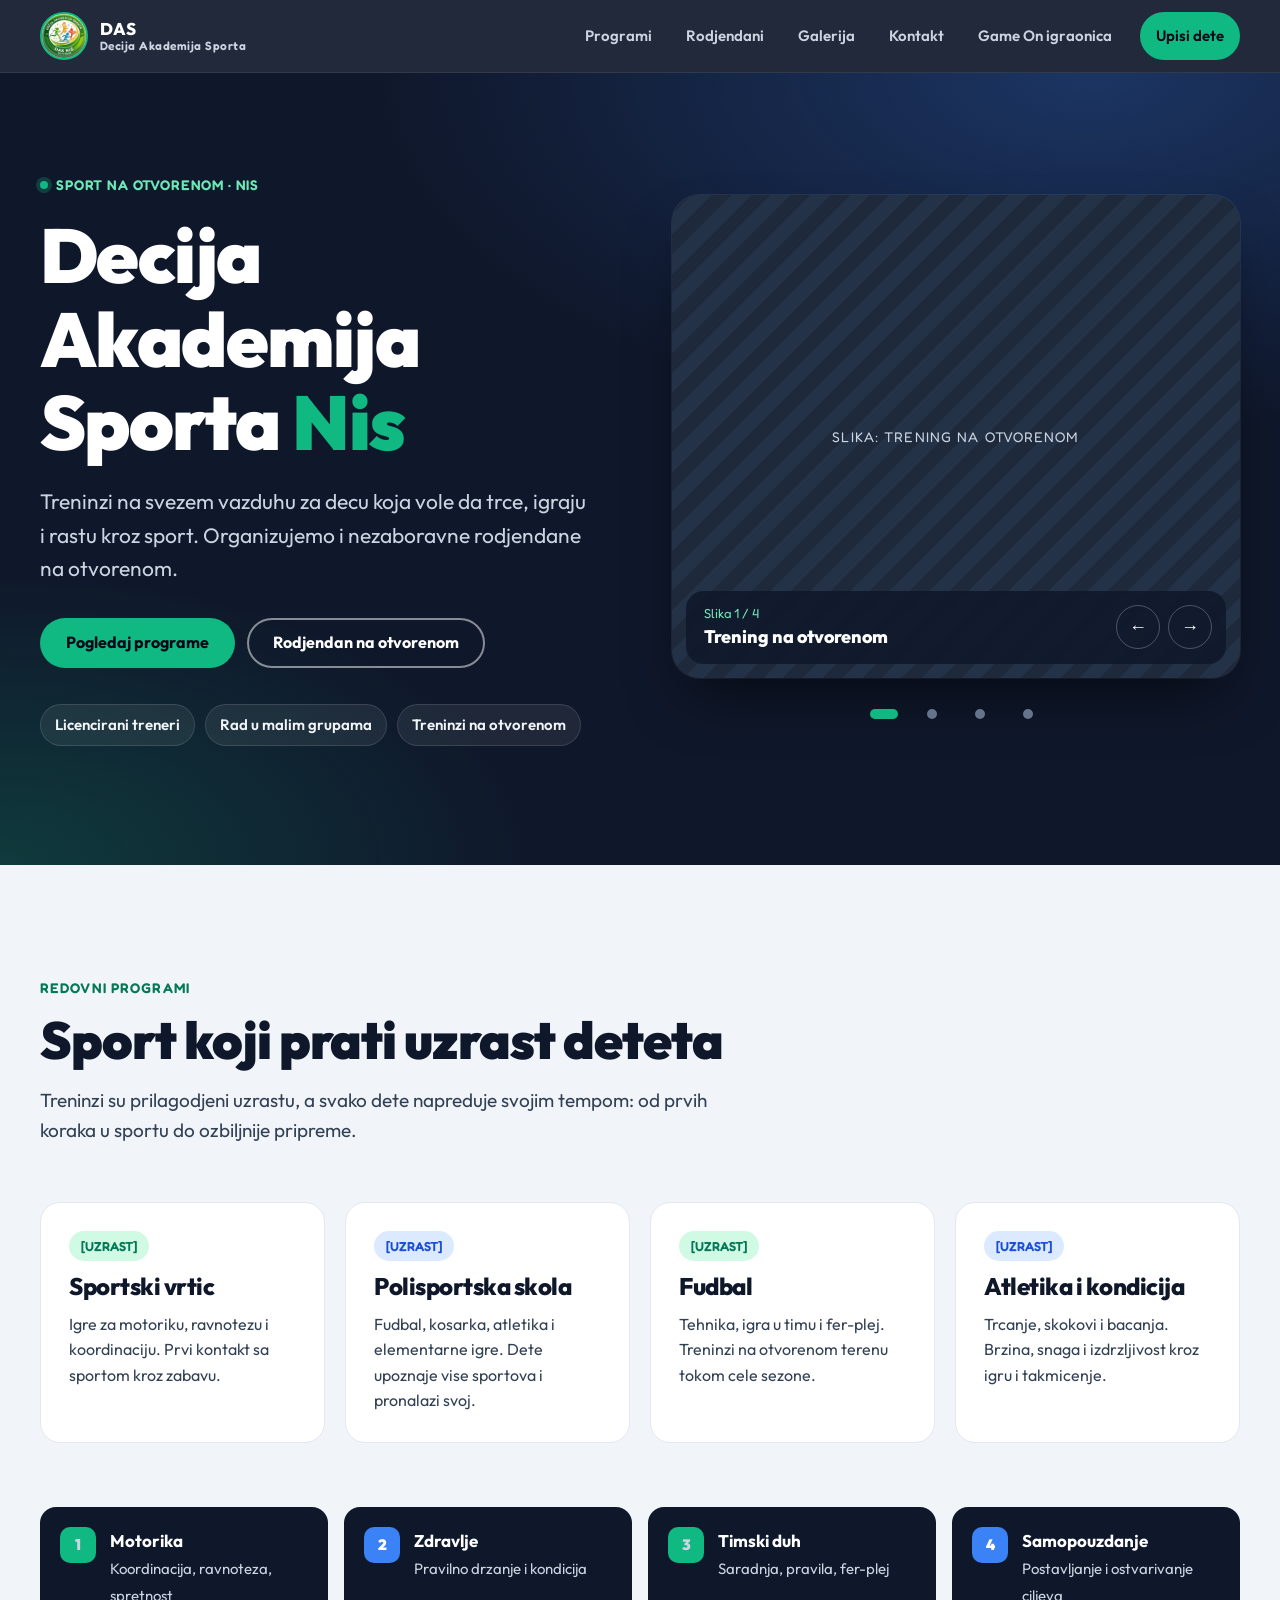
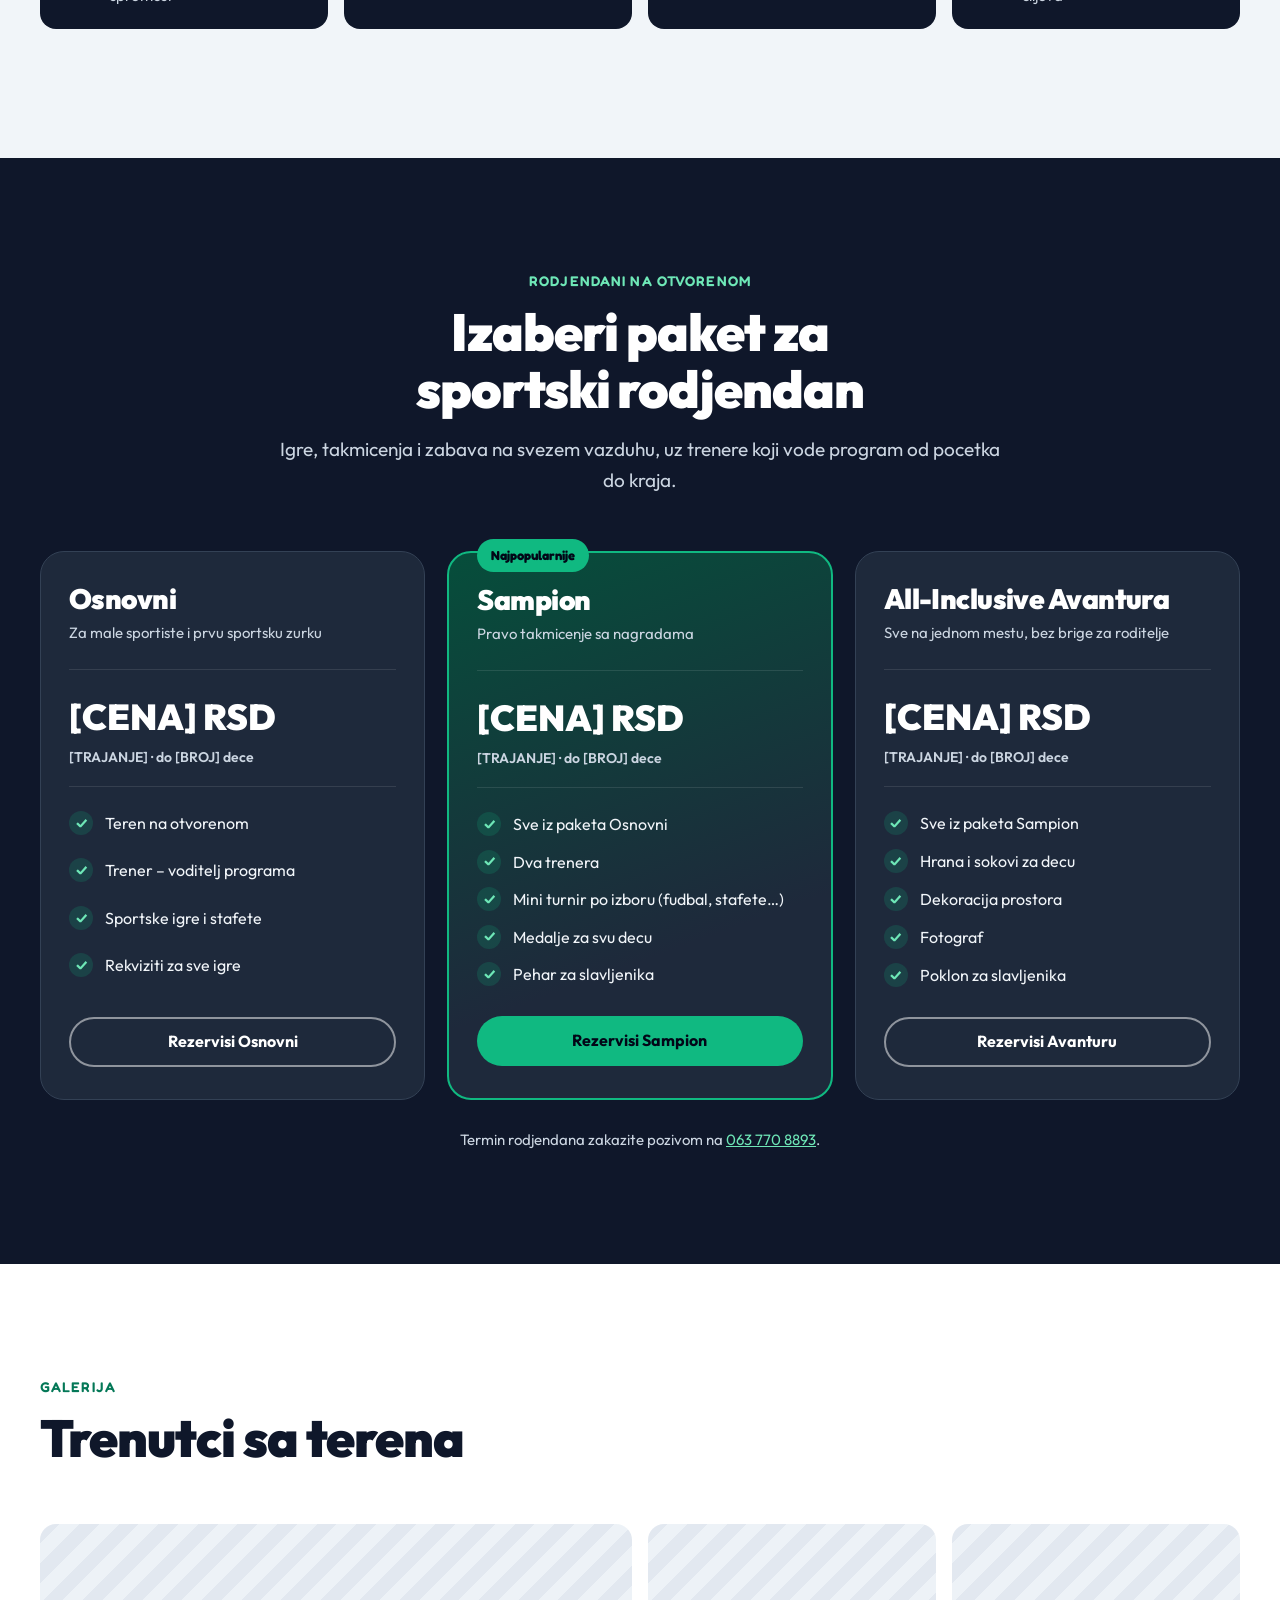
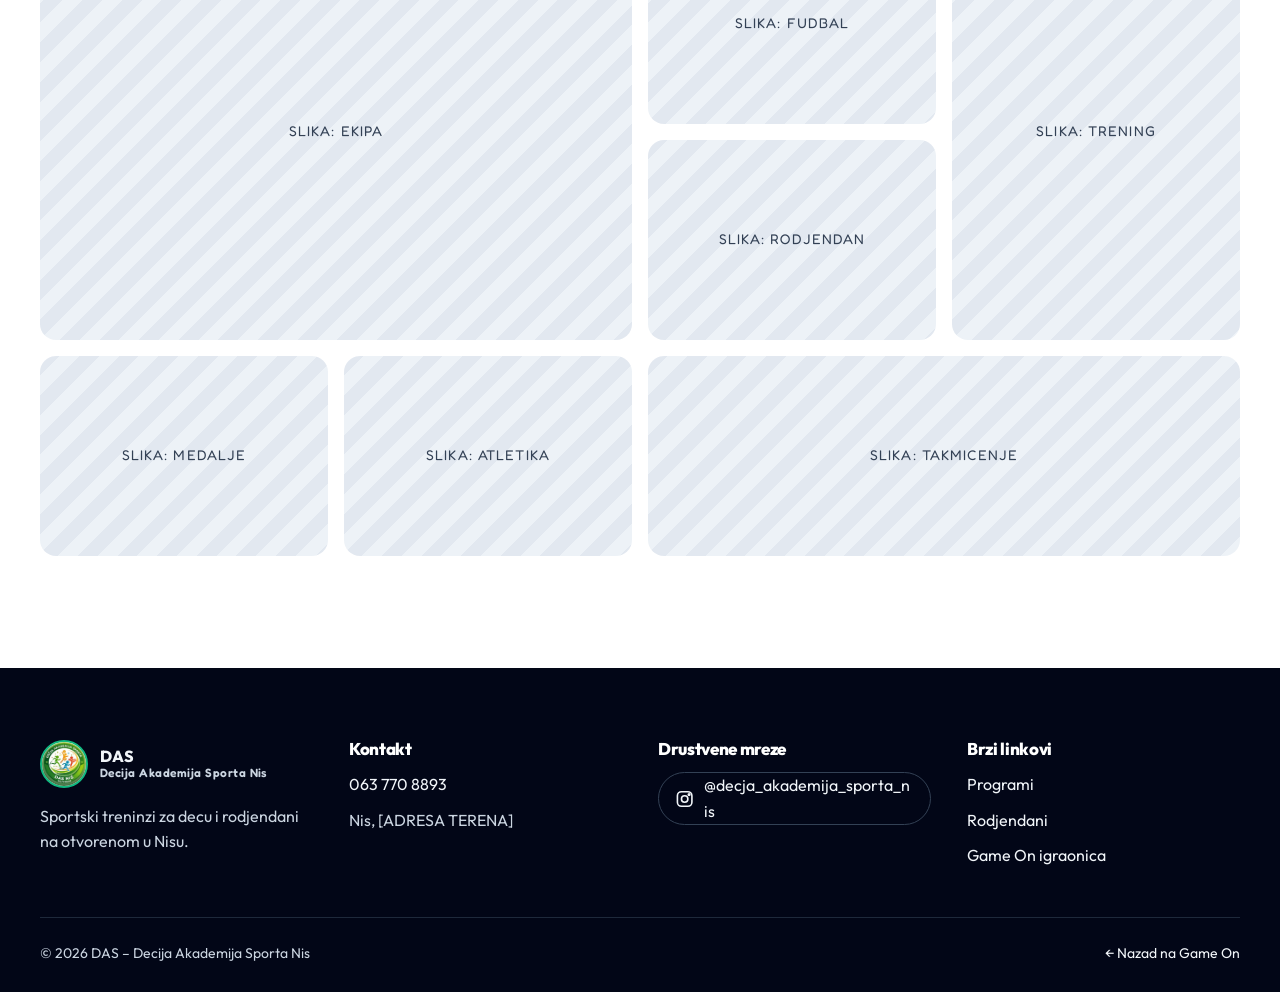
<file: das-nova.html>
<!DOCTYPE html>
<html lang="sr-Latn">
<head>
<meta charset="UTF-8">
<meta name="viewport" content="width=device-width, initial-scale=1.0">
<title>Decija Akademija Sporta Nis – sportski treninzi i rodjendani na otvorenom</title>
<meta name="description" content="DAS – Decija Akademija Sporta Nis. Redovni sportski treninzi za decu i rodjendani na otvorenom. Pozovite 063 770 8893.">
<meta property="og:title" content="Decija Akademija Sporta Nis">
<meta property="og:description" content="Sportski treninzi za decu i rodjendani na otvorenom u Nisu.">
<meta property="og:image" content="assets/das-logo.jpeg">
<link rel="icon" href="assets/das-logo.jpeg">
<link rel="preconnect" href="https://fonts.googleapis.com">
<link rel="preconnect" href="https://fonts.gstatic.com" crossorigin>
<link rel="stylesheet" href="https://fonts.googleapis.com/css2?family=Fredoka:wght@600;700&family=Outfit:wght@400;600;700;800;900&display=swap">
<link rel="stylesheet" href="das.css">
</head>
<body>
<a class="skip" href="#main">Preskoci na sadrzaj</a>

<!-- ===== 1. NAVIGACIJA ===== -->
<header class="nav">
  <div class="wrap nav-in">
    <a class="brand" href="#pocetna" aria-label="DAS – Decija Akademija Sporta Nis, pocetak stranice">
      <span class="brand-logo"><img src="assets/das-logo.jpeg" alt="" width="48" height="48"></span>
      <span>DAS<small>Decija Akademija Sporta</small></span>
    </a>
    <button class="nav-toggle" id="navToggle" type="button" aria-expanded="false" aria-controls="navLinks" aria-label="Meni">☰</button>
    <nav class="nav-links" id="navLinks" aria-label="Glavna navigacija">
      <a href="#programi">Programi</a>
      <a href="#rodjendani">Rodjendani</a>
      <a href="#galerija">Galerija</a>
      <a href="#kontakt">Kontakt</a>
      <a href="index.html">Game On igraonica</a>
      <a class="btn btn-green btn-sm" href="tel:+381637708893">Upisi dete</a>
    </nav>
  </div>
</header>

<main id="main">

<!-- ===== 2. HERO ===== -->
<section class="hero" id="pocetna" aria-labelledby="hero-h">
  <div class="wrap hero-grid">
    <div>
      <p class="tag">Sport na otvorenom · Nis</p>
      <h1 id="hero-h">Decija Akademija Sporta <em>Nis</em></h1>
      <p class="hero-lead">Treninzi na svezem vazduhu za decu koja vole da trce, igraju i rastu kroz sport. Organizujemo i nezaboravne rodjendane na otvorenom.</p>
      <div class="hero-ctas">
        <a class="btn btn-green" href="#programi">Pogledaj programe</a>
        <a class="btn btn-ghost" href="#rodjendani">Rodjendan na otvorenom</a>
      </div>
      <ul class="hero-pills" aria-label="Ukratko">
        <li>Licencirani treneri</li>
        <li>Rad u malim grupama</li>
        <li>Treninzi na otvorenom</li>
      </ul>
    </div>

    <div>
      <div class="slider" id="slider" aria-roledescription="karusel" aria-label="Galerija DAS akademije">
        <figure class="slide on" data-label="Trening na otvorenom"><div class="ph" role="img" aria-label="Trening na otvorenom">SLIKA: TRENING NA OTVORENOM</div></figure>
        <figure class="slide" data-label="Fudbal"><div class="ph" role="img" aria-label="Fudbal">SLIKA: FUDBAL</div></figure>
        <figure class="slide" data-label="Rodjendan na otvorenom"><div class="ph" role="img" aria-label="Rodjendan na otvorenom">SLIKA: RODJENDAN</div></figure>
        <figure class="slide" data-label="Takmicenje"><div class="ph" role="img" aria-label="Takmicenje">SLIKA: TAKMICENJE</div></figure>
        <div class="slider-bar">
          <div>
            <p class="slider-num" id="slideNum">Slika 1 / 4</p>
            <p class="slider-label" id="slideLabel" aria-live="polite">Trening na otvorenom</p>
          </div>
          <div class="slider-btns">
            <button type="button" class="round" id="prev" aria-label="Prethodna fotografija">←</button>
            <button type="button" class="round" id="next" aria-label="Sledeca fotografija">→</button>
          </div>
        </div>
      </div>
      <div class="dots" id="dots" role="group" aria-label="Izbor fotografije">
        <button type="button" aria-label="Trening na otvorenom" aria-current="true"></button>
        <button type="button" aria-label="Fudbal"></button>
        <button type="button" aria-label="Rodjendan na otvorenom"></button>
        <button type="button" aria-label="Takmicenje"></button>
      </div>
    </div>
  </div>
</section>

<!-- ===== 3. PROGRAMI I RAZVOJ ===== -->
<section class="sec sec-alt" id="programi" aria-labelledby="prog-h">
  <div class="wrap">
    <div class="sec-head reveal">
      <p class="eyebrow">Redovni programi</p>
      <h2 class="title" id="prog-h">Sport koji prati uzrast deteta</h2>
      <p class="lead">Treninzi su prilagodjeni uzrastu, a svako dete napreduje svojim tempom: od prvih koraka u sportu do ozbiljnije pripreme.</p>
    </div>

    <div class="programs">
      <article class="prog reveal">
        <span class="prog-age">[UZRAST]</span>
        <h3>Sportski vrtic</h3>
        <p>Igre za motoriku, ravnotezu i koordinaciju. Prvi kontakt sa sportom kroz zabavu.</p>
      </article>
      <article class="prog reveal">
        <span class="prog-age">[UZRAST]</span>
        <h3>Polisportska skola</h3>
        <p>Fudbal, kosarka, atletika i elementarne igre. Dete upoznaje vise sportova i pronalazi svoj.</p>
      </article>
      <article class="prog reveal">
        <span class="prog-age">[UZRAST]</span>
        <h3>Fudbal</h3>
        <p>Tehnika, igra u timu i fer-plej. Treninzi na otvorenom terenu tokom cele sezone.</p>
      </article>
      <article class="prog reveal">
        <span class="prog-age">[UZRAST]</span>
        <h3>Atletika i kondicija</h3>
        <p>Trcanje, skokovi i bacanja. Brzina, snaga i izdrzljivost kroz igru i takmicenje.</p>
      </article>
    </div>

    <ul class="dev" aria-label="Sta dete razvija">
      <li class="reveal"><span class="dev-n">1</span><div><strong>Motorika</strong><span>Koordinacija, ravnoteza, spretnost</span></div></li>
      <li class="reveal"><span class="dev-n">2</span><div><strong>Zdravlje</strong><span>Pravilno drzanje i kondicija</span></div></li>
      <li class="reveal"><span class="dev-n">3</span><div><strong>Timski duh</strong><span>Saradnja, pravila, fer-plej</span></div></li>
      <li class="reveal"><span class="dev-n">4</span><div><strong>Samopouzdanje</strong><span>Postavljanje i ostvarivanje ciljeva</span></div></li>
    </ul>
  </div>
</section>

<!-- ===== 4. RODJENDANI NA OTVORENOM – PAKETI ===== -->
<section class="sec sec-dark" id="rodjendani" aria-labelledby="pkg-h">
  <div class="wrap">
    <div class="sec-head center reveal">
      <p class="eyebrow">Rodjendani na otvorenom</p>
      <h2 class="title" id="pkg-h">Izaberi paket za sportski rodjendan</h2>
      <p class="lead">Igre, takmicenja i zabava na svezem vazduhu, uz trenere koji vode program od pocetka do kraja.</p>
    </div>

    <div class="pkgs">
      <article class="pkg reveal" aria-labelledby="p1">
        <h3 id="p1">Osnovni</h3>
        <p class="pkg-sub">Za male sportiste i prvu sportsku zurku</p>
        <p class="pkg-price">[CENA] RSD<small>[TRAJANJE] · do [BROJ] dece</small></p>
        <ul class="checks">
          <li>Teren na otvorenom</li>
          <li>Trener – voditelj programa</li>
          <li>Sportske igre i stafete</li>
          <li>Rekviziti za sve igre</li>
        </ul>
        <a class="btn btn-ghost" href="tel:+381637708893">Rezervisi Osnovni</a>
      </article>

      <article class="pkg featured reveal" aria-labelledby="p2">
        <span class="pkg-badge">Najpopularnije</span>
        <h3 id="p2">Sampion</h3>
        <p class="pkg-sub">Pravo takmicenje sa nagradama</p>
        <p class="pkg-price">[CENA] RSD<small>[TRAJANJE] · do [BROJ] dece</small></p>
        <ul class="checks">
          <li>Sve iz paketa Osnovni</li>
          <li>Dva trenera</li>
          <li>Mini turnir po izboru (fudbal, stafete…)</li>
          <li>Medalje za svu decu</li>
          <li>Pehar za slavljenika</li>
        </ul>
        <a class="btn btn-green" href="tel:+381637708893">Rezervisi Sampion</a>
      </article>

      <article class="pkg reveal" aria-labelledby="p3">
        <h3 id="p3">All-Inclusive Avantura</h3>
        <p class="pkg-sub">Sve na jednom mestu, bez brige za roditelje</p>
        <p class="pkg-price">[CENA] RSD<small>[TRAJANJE] · do [BROJ] dece</small></p>
        <ul class="checks">
          <li>Sve iz paketa Sampion</li>
          <li>Hrana i sokovi za decu</li>
          <li>Dekoracija prostora</li>
          <li>Fotograf</li>
          <li>Poklon za slavljenika</li>
        </ul>
        <a class="btn btn-ghost" href="tel:+381637708893">Rezervisi Avanturu</a>
      </article>
    </div>
    <p class="pkg-note">Termin rodjendana zakazite pozivom na <a href="tel:+381637708893" style="color:#6EE7B7">063 770 8893</a>.</p>
  </div>
</section>

<!-- ===== 5. GALERIJA ===== -->
<section class="sec" id="galerija" aria-labelledby="gal-h">
  <div class="wrap">
    <div class="sec-head reveal">
      <p class="eyebrow">Galerija</p>
      <h2 class="title" id="gal-h">Trenutci sa terena</h2>
    </div>
    <div class="gallery reveal">
      <figure class="g-big g-wide"><div class="ph light" role="img" aria-label="Ekipa na terenu">SLIKA: EKIPA</div></figure>
      <figure><div class="ph light" role="img" aria-label="Fudbal">SLIKA: FUDBAL</div></figure>
      <figure class="g-tall"><div class="ph light" role="img" aria-label="Trening">SLIKA: TRENING</div></figure>
      <figure><div class="ph light" role="img" aria-label="Rodjendan">SLIKA: RODJENDAN</div></figure>
      <figure><div class="ph light" role="img" aria-label="Medalje">SLIKA: MEDALJE</div></figure>
      <figure><div class="ph light" role="img" aria-label="Atletika">SLIKA: ATLETIKA</div></figure>
      <figure class="g-wide"><div class="ph light" role="img" aria-label="Takmicenje">SLIKA: TAKMICENJE</div></figure>
    </div>
  </div>
</section>

</main>

<!-- ===== 6. FOOTER ===== -->
<footer class="ftr" id="kontakt">
  <div class="wrap">
    <div class="ftr-grid">
      <div class="ftr-about">
        <a class="brand" href="#pocetna">
          <span class="brand-logo"><img src="assets/das-logo.jpeg" alt="" width="48" height="48" loading="lazy"></span>
          <span>DAS<small>Decija Akademija Sporta Nis</small></span>
        </a>
        <p>Sportski treninzi za decu i rodjendani na otvorenom u Nisu.</p>
      </div>
      <div>
        <h3>Kontakt</h3>
        <ul>
          <li><a href="tel:+381637708893">063 770 8893</a></li>
          <li>Nis, [ADRESA TERENA]</li>
        </ul>
      </div>
      <div>
        <h3>Drustvene mreze</h3>
        <a class="social" href="https://www.instagram.com/decja_akademija_sporta_nis/" target="_blank" rel="noopener">
          <svg viewBox="0 0 24 24" fill="none" stroke="currentColor" stroke-width="2" aria-hidden="true"><rect x="3" y="3" width="18" height="18" rx="5"/><circle cx="12" cy="12" r="4"/><circle cx="17.5" cy="6.5" r="1" fill="currentColor"/></svg>
          @decja_akademija_sporta_nis
        </a>
      </div>
      <div>
        <h3>Brzi linkovi</h3>
        <ul>
          <li><a href="#programi">Programi</a></li>
          <li><a href="#rodjendani">Rodjendani</a></li>
          <li><a href="index.html">Game On igraonica</a></li>
        </ul>
      </div>
    </div>
    <div class="ftr-bottom">
      <span>© <span id="year">2026</span> DAS – Decija Akademija Sporta Nis</span>
      <a href="index.html">← Nazad na Game On</a>
    </div>
  </div>
</footer>

<script src="das.js" defer></script>
</body>
</html>
</file>
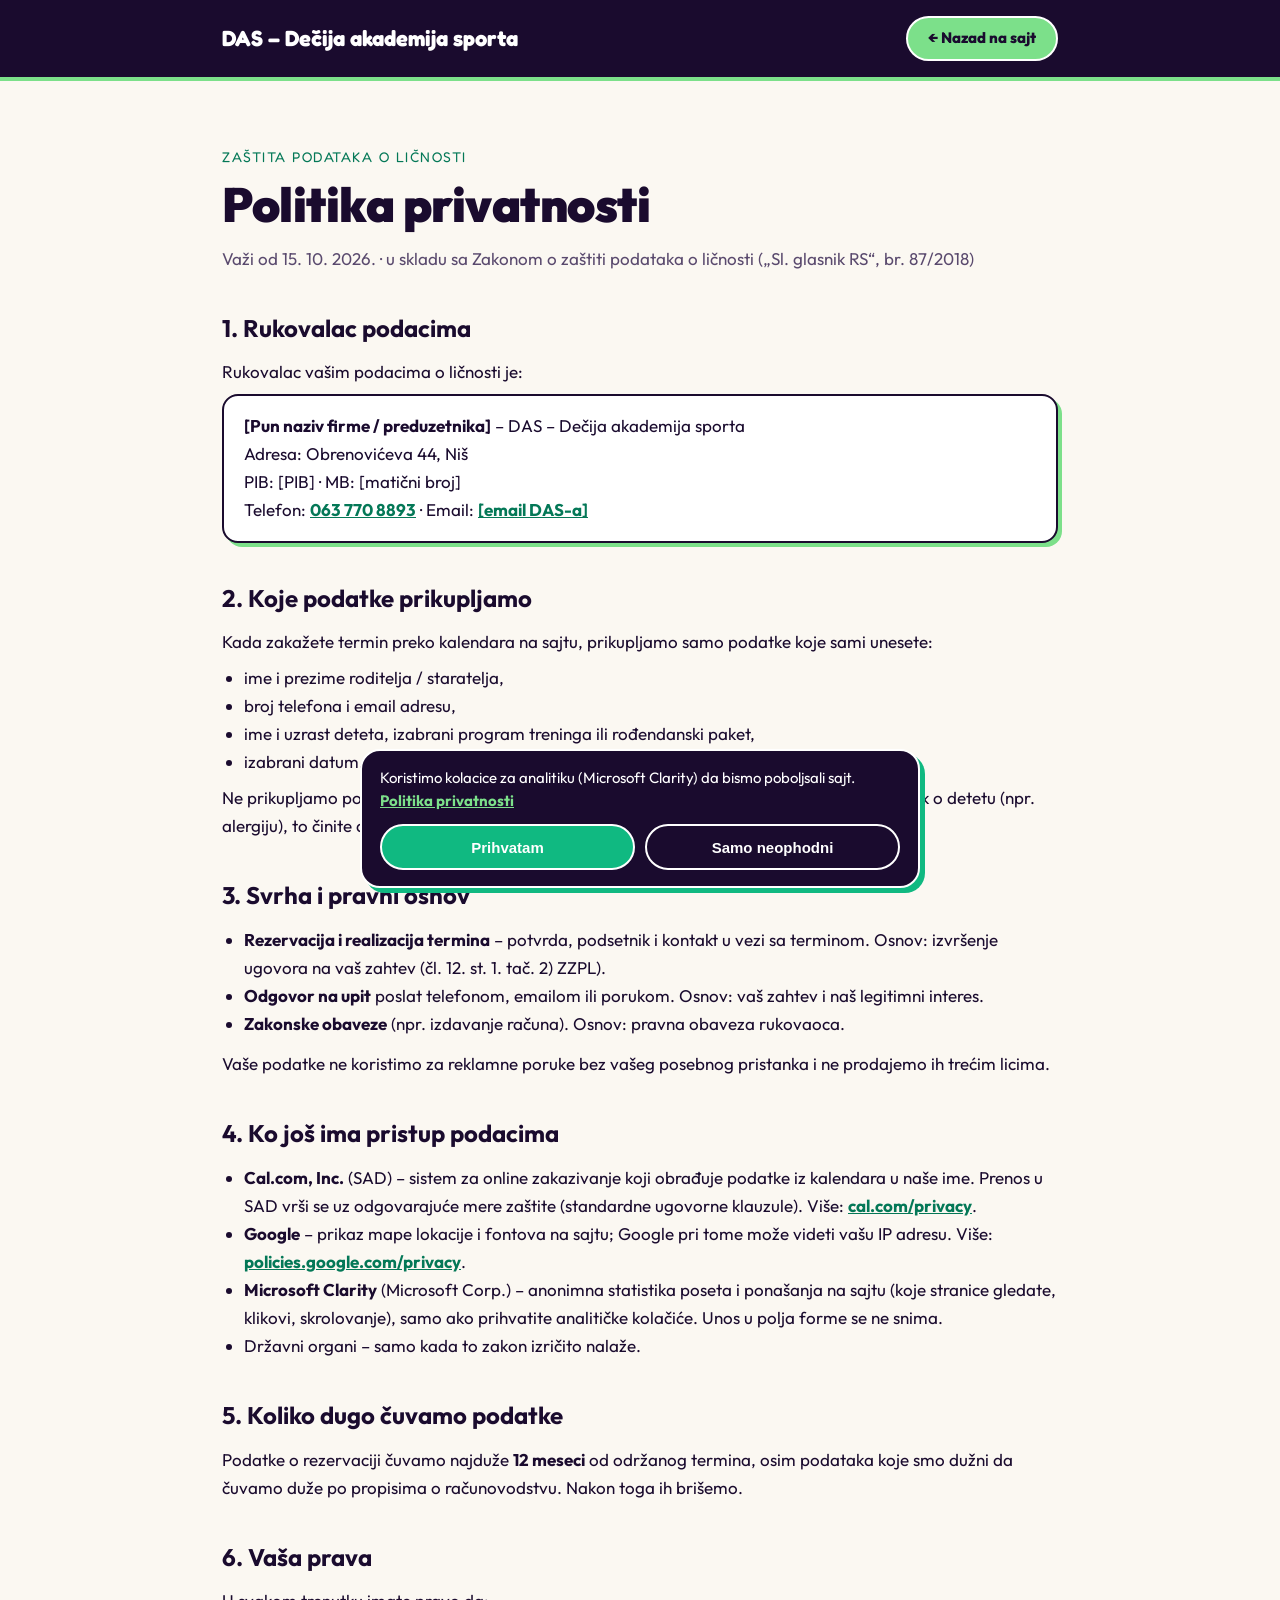
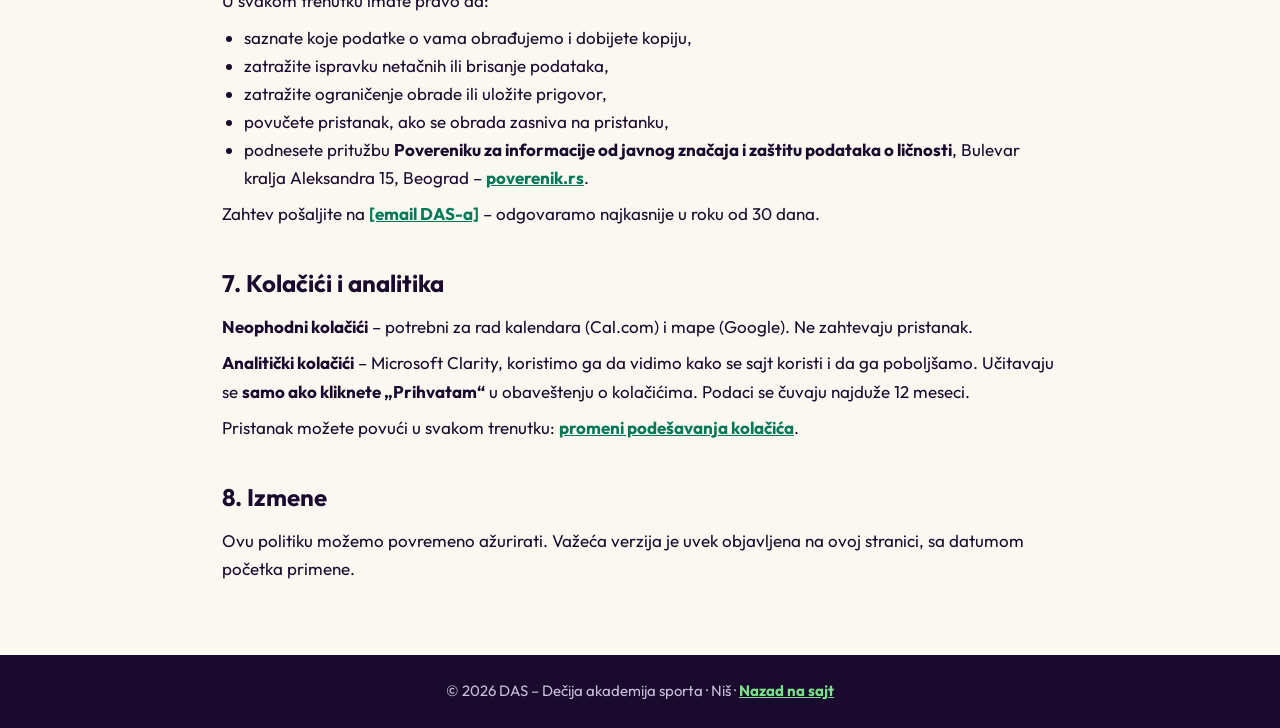
<file: das-privatnost.html>
<!DOCTYPE html>
<html lang="sr-Latn">
<head>
<meta charset="utf-8">
<meta name="viewport" content="width=device-width, initial-scale=1.0">
<title>Politika privatnosti – DAS – Dečija akademija sporta</title>
<meta name="description" content="Politika privatnosti i zaštite podataka o ličnosti – DAS – Dečija akademija sporta, Niš.">
<link rel="icon" href="assets/das-logo.jpeg">
<link rel="preconnect" href="https://fonts.googleapis.com">
<link rel="preconnect" href="https://fonts.gstatic.com" crossorigin>
<link rel="stylesheet" href="https://fonts.googleapis.com/css2?family=Fredoka:wght@700&family=Outfit:wght@400;600;800;900&display=swap">
<style>
*{box-sizing:border-box}
body{margin:0;background:#FBF8F2;color:#1A0B2E;font-family:'Outfit',system-ui,sans-serif;font-size:17px;line-height:1.65}
a{color:#047857;font-weight:700}
a:hover{color:#1A0B2E}
</style>
<script src="analytics.js" defer></script>
</head>
<body>
<header style="background:#1A0B2E;border-bottom:4px solid #7CE08A">
  <div style="max-width:880px;margin:0 auto;padding:16px 22px;display:flex;align-items:center;justify-content:space-between;gap:16px;flex-wrap:wrap">
    <a href="das.html" style="font-family:'Fredoka',sans-serif;font-size:22px;color:#fff;text-decoration:none">DAS – Dečija akademija sporta</a>
    <a href="das.html" style="display:inline-flex;align-items:center;min-height:44px;padding:8px 20px;border:2px solid #fff;border-radius:999px;background:#7CE08A;color:#1A0B2E;text-decoration:none;font-weight:800;font-size:15px">← Nazad na sajt</a>
  </div>
</header>
<main style="max-width:880px;margin:0 auto;padding:clamp(32px,6vw,64px) 22px 72px">
  <p style="margin:0 0 10px;font-family:'Fredoka',sans-serif;font-size:14px;letter-spacing:1.5px;text-transform:uppercase;color:#047857">Zaštita podataka o ličnosti</p>
  <h1 style="margin:0 0 14px;font-size:clamp(32px,5vw,48px);line-height:1.1;font-weight:900;letter-spacing:-.5px">Politika privatnosti</h1>
  <p style="margin:0 0 36px;color:#5A4A6E">Važi od 15. 10. 2026. · u skladu sa Zakonom o zaštiti podataka o ličnosti („Sl. glasnik RS“, br. 87/2018)</p>

  <h2 style="font-size:24px;margin:36px 0 10px">1. Rukovalac podacima</h2>
  <p style="margin:0 0 8px">Rukovalac vašim podacima o ličnosti je:</p>
  <p style="margin:0;padding:16px 20px;background:#fff;border:2px solid #1A0B2E;border-radius:16px;box-shadow:4px 4px 0 #7CE08A">
    <b>[Pun naziv firme / preduzetnika]</b> – DAS – Dečija akademija sporta<br>
    Adresa: Obrenovićeva 44, Niš<br>
    PIB: [PIB] · MB: [matični broj]<br>
    Telefon: <a href="tel:+381637708893">063 770 8893</a> · Email: <a href="mailto:[email DAS-a]">[email DAS-a]</a>
  </p>

  <h2 style="font-size:24px;margin:36px 0 10px">2. Koje podatke prikupljamo</h2>
  <p style="margin:0 0 8px">Kada zakažete termin preko kalendara na sajtu, prikupljamo samo podatke koje sami unesete:</p>
  <ul style="margin:0 0 8px;padding-left:22px">
    <li>ime i prezime roditelja / staratelja,</li>
    <li>broj telefona i email adresu,</li>
    <li>ime i uzrast deteta, izabrani program treninga ili rođendanski paket,</li>
    <li>izabrani datum, termin i napomenu koju upišete.</li>
  </ul>
  <p style="margin:0">Ne prikupljamo posebne vrste podataka (npr. zdravstvene). Ako u napomenu upišete podatak o detetu (npr. alergiju), to činite dobrovoljno, samo da bismo se pripremili za termin.</p>

  <h2 style="font-size:24px;margin:36px 0 10px">3. Svrha i pravni osnov</h2>
  <ul style="margin:0;padding-left:22px">
    <li><b>Rezervacija i realizacija termina</b> – potvrda, podsetnik i kontakt u vezi sa terminom. Osnov: izvršenje ugovora na vaš zahtev (čl. 12. st. 1. tač. 2) ZZPL).</li>
    <li><b>Odgovor na upit</b> poslat telefonom, emailom ili porukom. Osnov: vaš zahtev i naš legitimni interes.</li>
    <li><b>Zakonske obaveze</b> (npr. izdavanje računa). Osnov: pravna obaveza rukovaoca.</li>
  </ul>
  <p style="margin:12px 0 0">Vaše podatke ne koristimo za reklamne poruke bez vašeg posebnog pristanka i ne prodajemo ih trećim licima.</p>

  <h2 style="font-size:24px;margin:36px 0 10px">4. Ko još ima pristup podacima</h2>
  <ul style="margin:0;padding-left:22px">
    <li><b>Cal.com, Inc.</b> (SAD) – sistem za online zakazivanje koji obrađuje podatke iz kalendara u naše ime. Prenos u SAD vrši se uz odgovarajuće mere zaštite (standardne ugovorne klauzule). Više: <a href="https://cal.com/privacy" target="_blank" rel="noopener">cal.com/privacy</a>.</li>
    <li><b>Google</b> – prikaz mape lokacije i fontova na sajtu; Google pri tome može videti vašu IP adresu. Više: <a href="https://policies.google.com/privacy" target="_blank" rel="noopener">policies.google.com/privacy</a>.</li>
    <li><b>Microsoft Clarity</b> (Microsoft Corp.) – anonimna statistika poseta i ponašanja na sajtu (koje stranice gledate, klikovi, skrolovanje), samo ako prihvatite analitičke kolačiće. Unos u polja forme se ne snima.</li>
    <li>Državni organi – samo kada to zakon izričito nalaže.</li>
  </ul>

  <h2 style="font-size:24px;margin:36px 0 10px">5. Koliko dugo čuvamo podatke</h2>
  <p style="margin:0">Podatke o rezervaciji čuvamo najduže <b>12 meseci</b> od održanog termina, osim podataka koje smo dužni da čuvamo duže po propisima o računovodstvu. Nakon toga ih brišemo.</p>

  <h2 style="font-size:24px;margin:36px 0 10px">6. Vaša prava</h2>
  <p style="margin:0 0 8px">U svakom trenutku imate pravo da:</p>
  <ul style="margin:0 0 8px;padding-left:22px">
    <li>saznate koje podatke o vama obrađujemo i dobijete kopiju,</li>
    <li>zatražite ispravku netačnih ili brisanje podataka,</li>
    <li>zatražite ograničenje obrade ili uložite prigovor,</li>
    <li>povučete pristanak, ako se obrada zasniva na pristanku,</li>
    <li>podnesete pritužbu <b>Povereniku za informacije od javnog značaja i zaštitu podataka o ličnosti</b>, Bulevar kralja Aleksandra 15, Beograd – <a href="https://www.poverenik.rs" target="_blank" rel="noopener">poverenik.rs</a>.</li>
  </ul>
  <p style="margin:0">Zahtev pošaljite na <a href="mailto:[email DAS-a]">[email DAS-a]</a> – odgovaramo najkasnije u roku od 30 dana.</p>

  <h2 style="font-size:24px;margin:36px 0 10px">7. Kolačići i analitika</h2>
  <p style="margin:0 0 8px"><b>Neophodni kolačići</b> – potrebni za rad kalendara (Cal.com) i mape (Google). Ne zahtevaju pristanak.</p>
  <p style="margin:0 0 8px"><b>Analitički kolačići</b> – Microsoft Clarity, koristimo ga da vidimo kako se sajt koristi i da ga poboljšamo. Učitavaju se <b>samo ako kliknete „Prihvatam“</b> u obaveštenju o kolačićima. Podaci se čuvaju najduže 12 meseci.</p>
  <p style="margin:0">Pristanak možete povući u svakom trenutku: <a href="#" onclick="window.goConsentReset&&goConsentReset();return false">promeni podešavanja kolačića</a>.</p>

  <h2 style="font-size:24px;margin:36px 0 10px">8. Izmene</h2>
  <p style="margin:0">Ovu politiku možemo povremeno ažurirati. Važeća verzija je uvek objavljena na ovoj stranici, sa datumom početka primene.</p>
</main>
<footer style="background:#1A0B2E;color:#C9BEDB;padding:24px 22px;text-align:center;font-size:15px">© 2026 DAS – Dečija akademija sporta · Niš · <a href="das.html" style="color:#7CE08A">Nazad na sajt</a></footer>
</body>
</html>
</file>
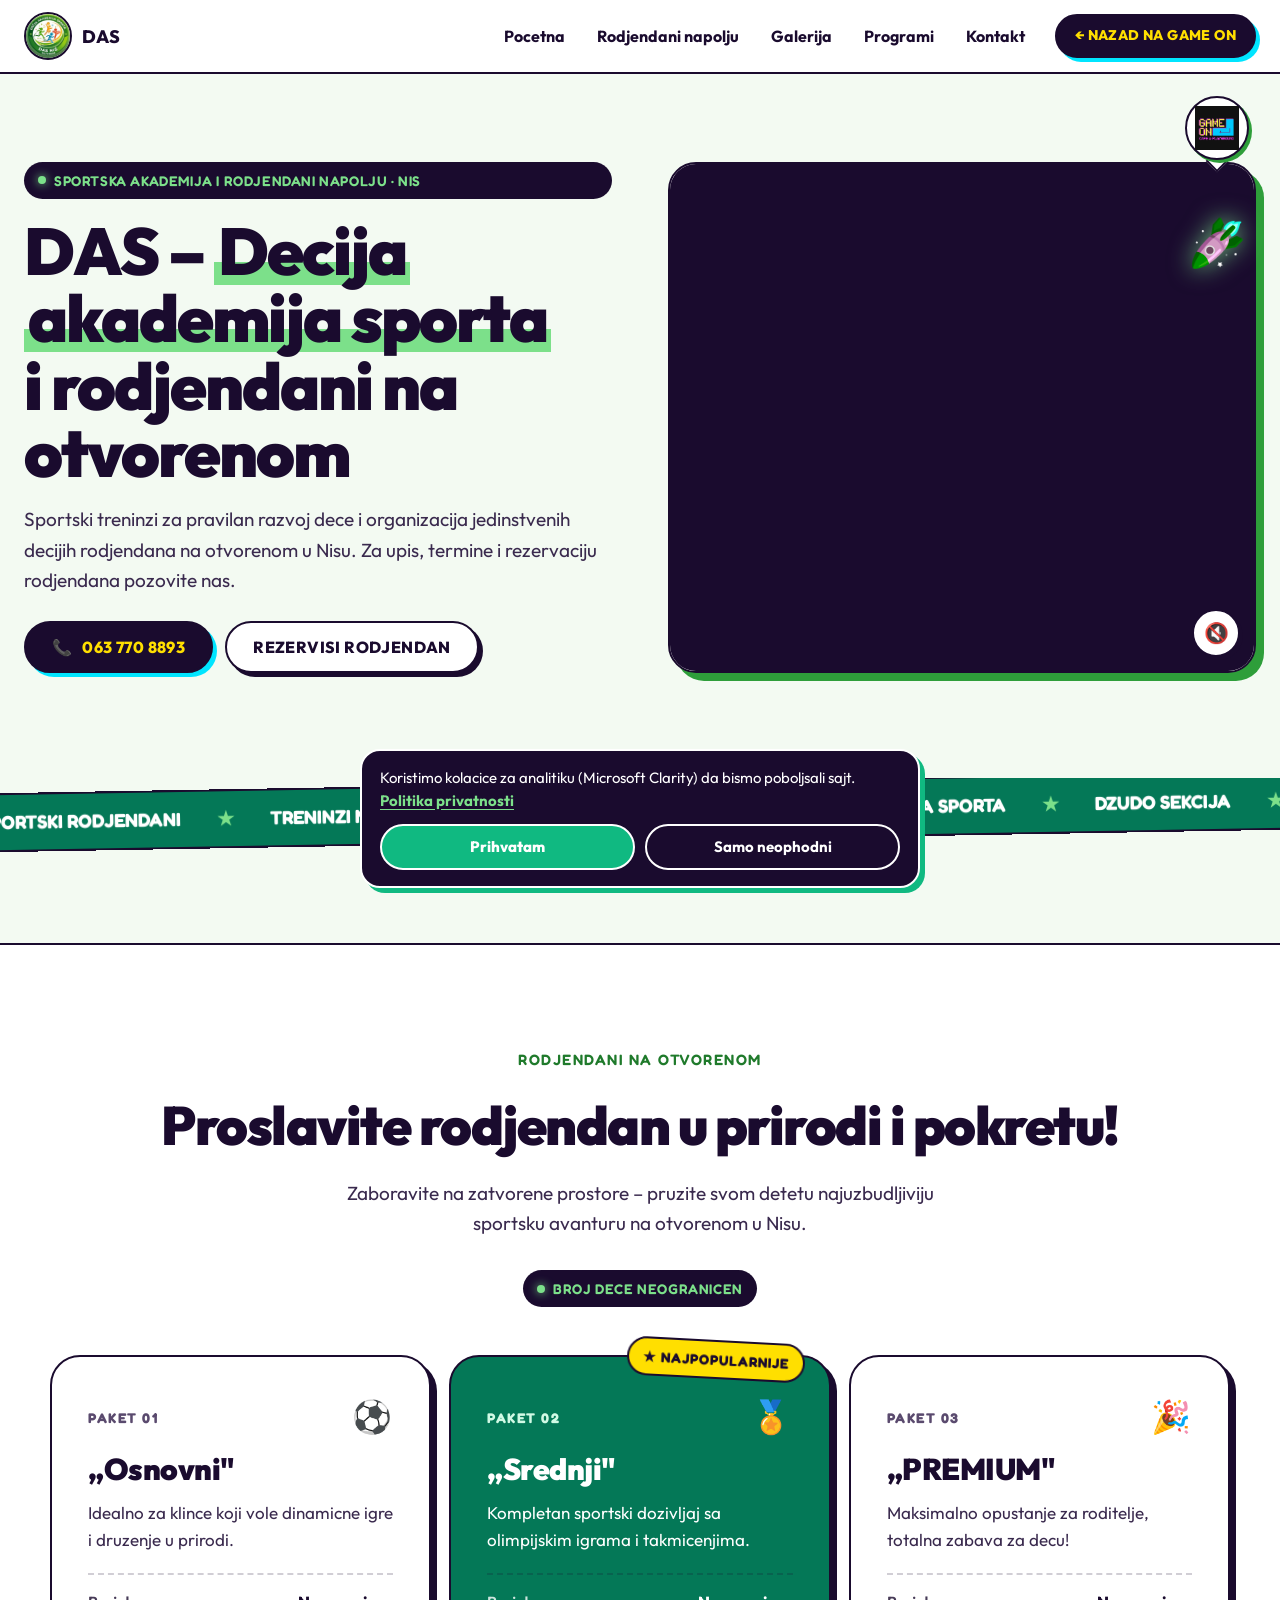
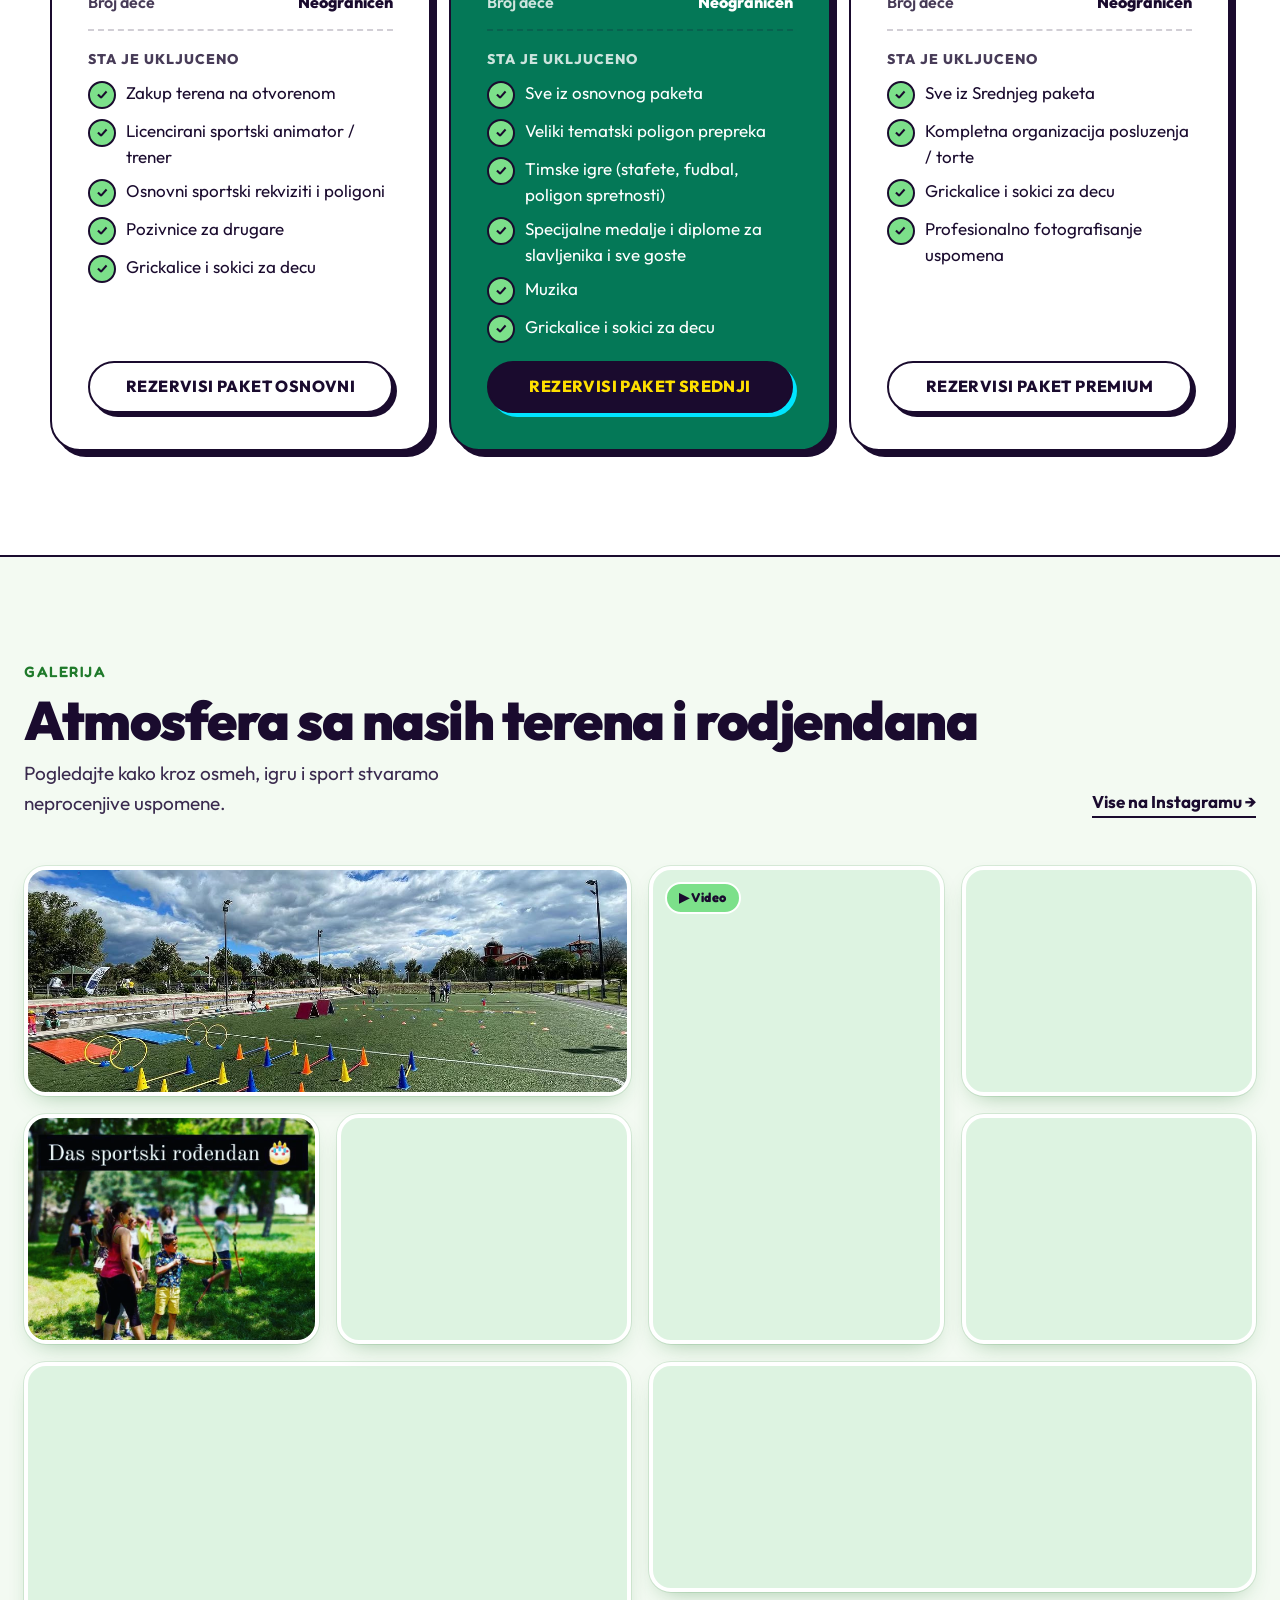
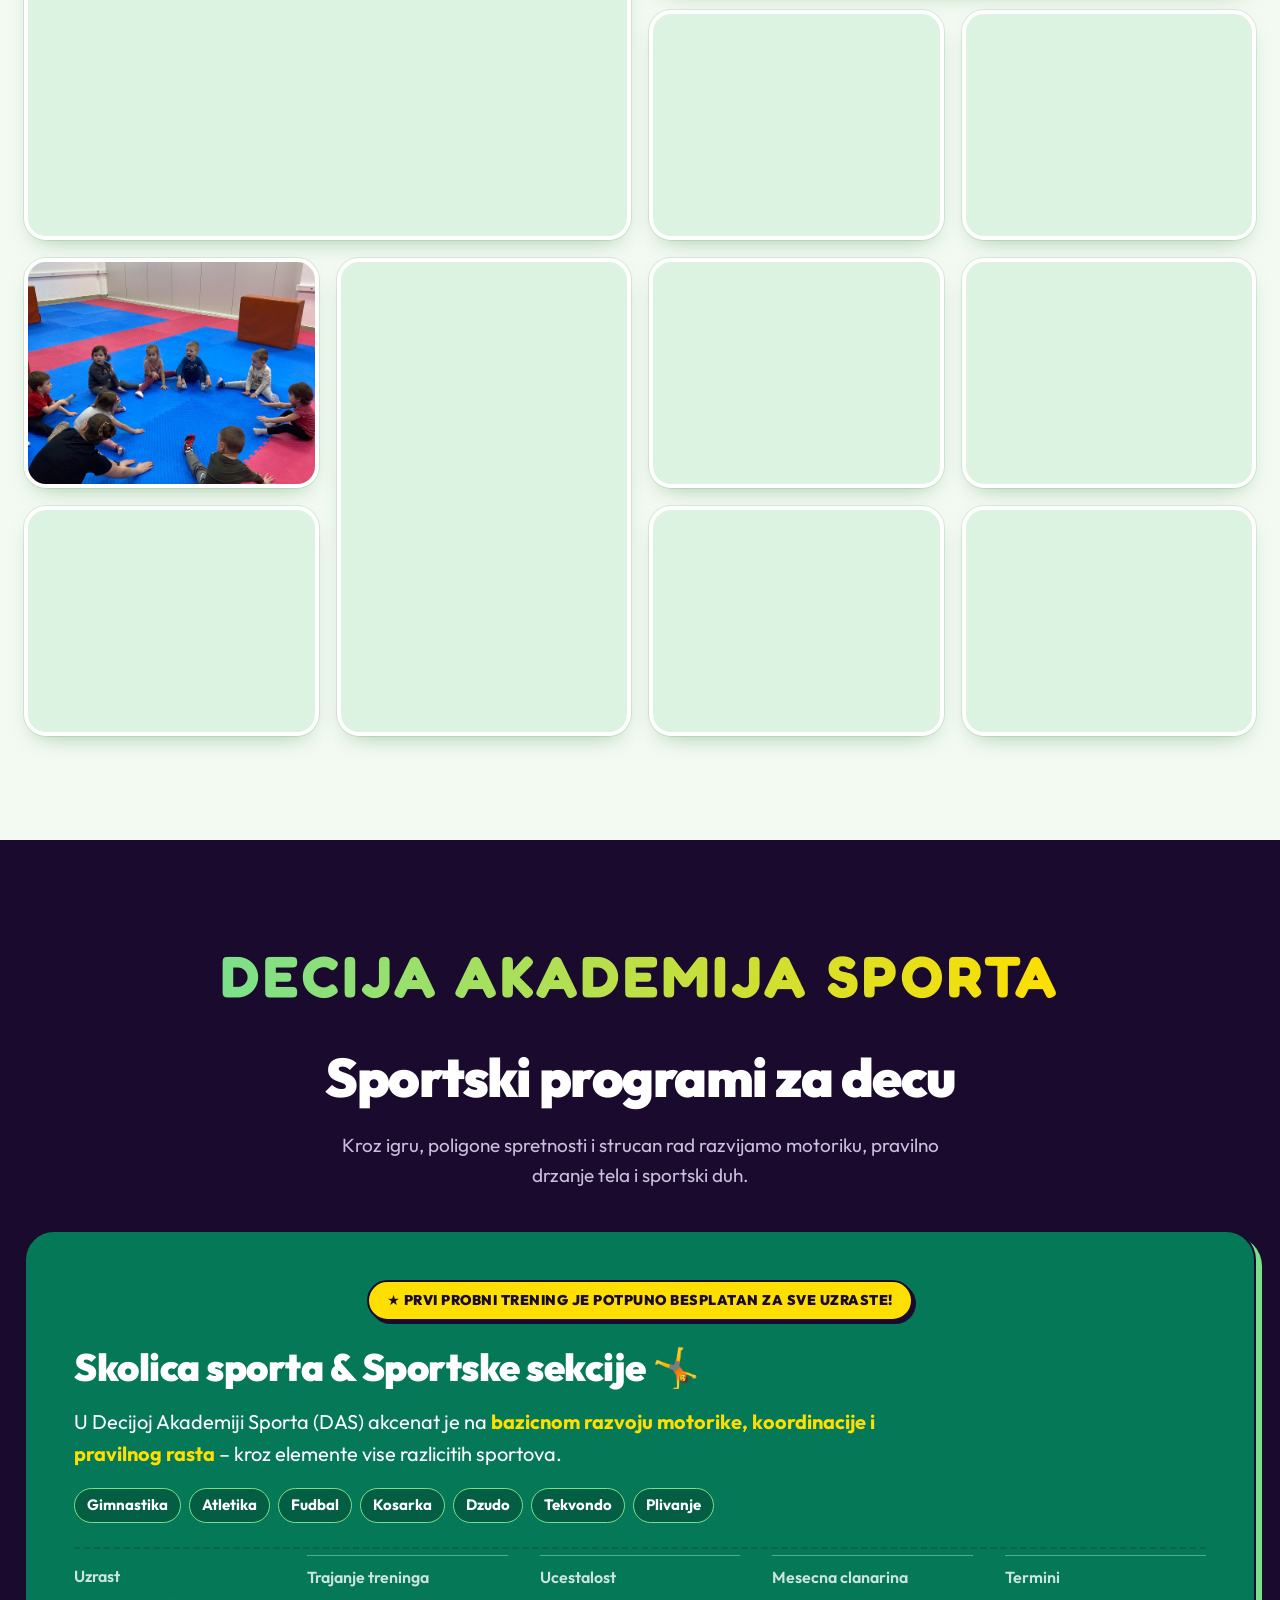
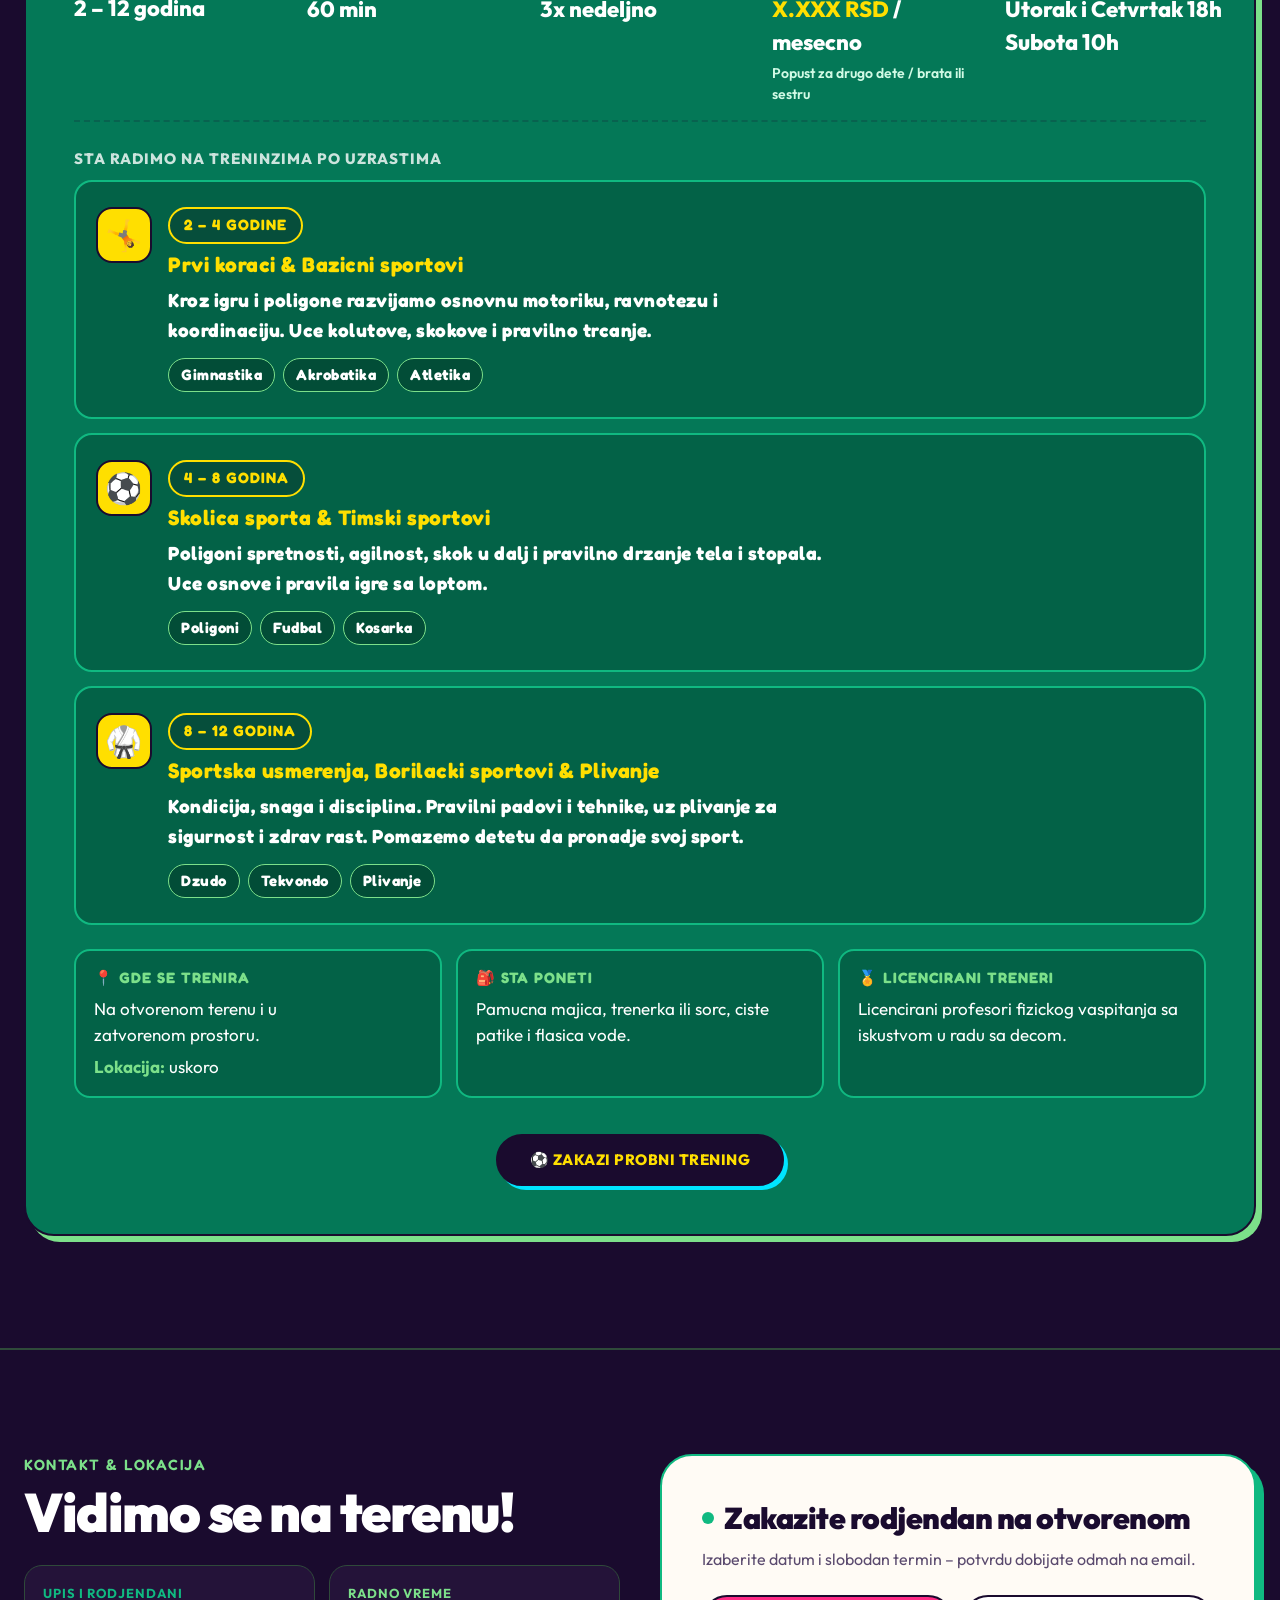
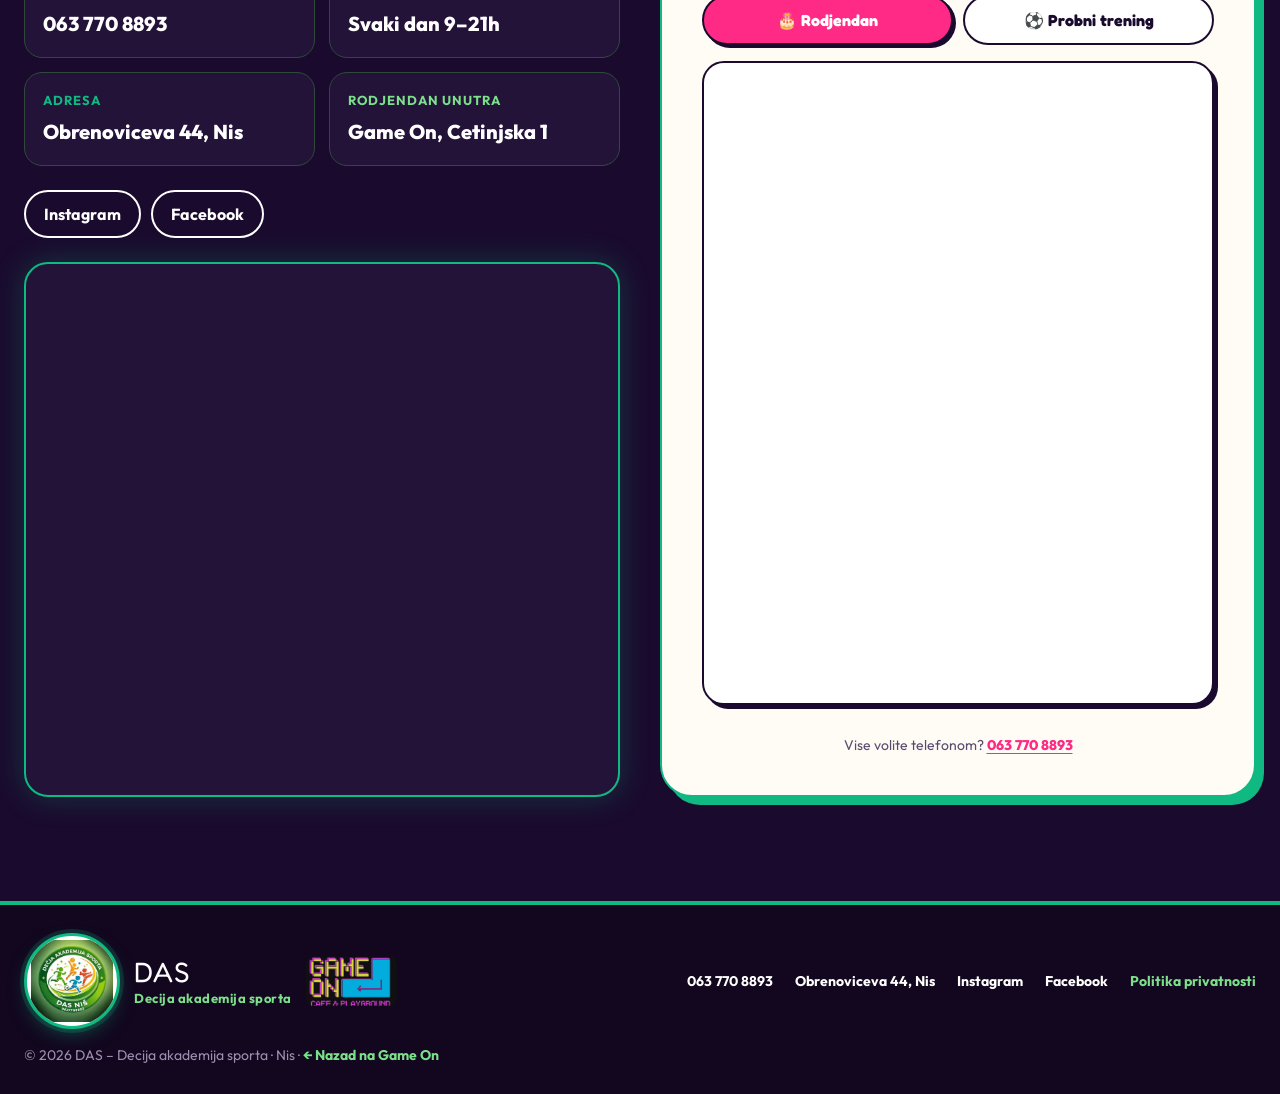
<file: das.html>
<!DOCTYPE html>
<html lang="sr-Latn">
<head>
<meta charset="UTF-8">
<meta name="viewport" content="width=device-width, initial-scale=1.0">
<title>DAS – Decija akademija sporta Nis</title>
<meta name="description" content="DAS – Decija akademija sporta u Nisu. Sportski treninzi za decu. Pozovite 063 770 8893.">
<link rel="icon" href="assets/das-logo.jpeg">
<link rel="preload" href="assets/das-video.mp4?v=2" as="video" type="video/mp4">
<link rel="preconnect" href="https://fonts.googleapis.com">
<link rel="preconnect" href="https://fonts.gstatic.com" crossorigin>
<link rel="stylesheet" href="https://fonts.googleapis.com/css2?family=Fredoka:wght@600;700&family=Outfit:wght@400;600;700;800;900&display=swap">
<link rel="stylesheet" href="styles.css">
<style>@media(min-width:960px){.das-grid{grid-template-columns:minmax(0,1fr) minmax(0,1fr);align-items:stretch}.das-grid .hero-copy{display:flex;flex-direction:column;justify-content:center}.das-grid .hero-visual,.das-grid .slider{display:flex;flex-direction:column;height:100%}.das-grid .slides{flex:1;aspect-ratio:auto;min-height:420px}}.das-pkgs{max-width:1180px;grid-template-columns:1fr}
@media(min-width:760px){.das-pkgs{grid-template-columns:repeat(3,minmax(0,1fr));gap:18px}}.das-checks li{align-items:flex-start}.das-checks li::before{margin-top:1px;background:#7CE08A}.das-gal{display:grid;gap:14px;grid-template-columns:repeat(2,minmax(0,1fr));grid-auto-rows:170px;grid-auto-flow:dense}
@media(min-width:720px){.das-gal{grid-template-columns:repeat(3,minmax(0,1fr));grid-auto-rows:200px}}
@media(min-width:1080px){.das-gal{grid-template-columns:repeat(4,minmax(0,1fr));grid-auto-rows:230px;gap:18px}}
.g-item{position:relative;margin:0;border:4px solid #fff;border-radius:22px;overflow:hidden;background:#DDF3E1;box-shadow:0 10px 24px -12px rgba(31,122,43,.45),0 0 0 1px rgba(31,122,43,.12);transition:transform .25s,box-shadow .25s}
.g-item:hover{transform:translateY(-4px);box-shadow:0 18px 32px -14px rgba(31,122,43,.6),0 0 0 3px #7CE08A}
.g-item button{all:unset;display:block;width:100%;height:100%;cursor:zoom-in}
.g-item button:focus-visible{outline:3px solid #7CE08A;outline-offset:-5px}
.g-item img,.g-item video{width:100%;height:100%;object-fit:cover;display:block;transition:transform .5s}
.g-item:hover img{transform:scale(1.05)}
.g-w{grid-column:span 2}.g-t{grid-row:span 2}.g-b{grid-column:span 2;grid-row:span 2}
.g-vid{position:absolute;left:12px;top:12px;background:#7CE08A;color:var(--ink);border:2px solid #fff;border-radius:999px;padding:4px 12px;font-family:'Fredoka',sans-serif;font-weight:700;font-size:13px;letter-spacing:.5px}
.lb{position:fixed;inset:0;z-index:100;background:rgba(18,7,31,.92);display:flex;align-items:center;justify-content:center;padding:60px 16px}
.lb[hidden]{display:none}
.lb img{max-width:min(100%,1100px);max-height:100%;border-radius:16px;border:2px solid #fff;object-fit:contain}
.lb button{position:absolute;width:48px;height:48px;border-radius:50%;border:2px solid var(--ink);background:#fff;font-size:20px;font-weight:800;cursor:pointer}
.lb-x{top:14px;right:14px}.lb-p{left:14px;top:50%;transform:translateY(-50%)}.lb-nx{right:14px;top:50%;transform:translateY(-50%)}
html{scroll-behavior:smooth;scroll-padding-top:84px}
.das-nav{display:flex;gap:4px;margin-left:auto}
.das-nav a{padding:10px 14px;border-radius:999px;font-weight:700;font-size:16px;color:var(--ink);text-decoration:none;transition:background .2s}
.das-nav a:hover{background:#DDF3E1;color:#1F7A2B}
.das-burger{display:none;width:48px;height:48px;border-radius:12px;border:2px solid var(--ink);background:#fff;flex-direction:column;align-items:center;justify-content:center;gap:5px;cursor:pointer;padding:0}
.das-burger span{width:20px;height:2.5px;background:var(--ink);border-radius:2px;transition:transform .25s,opacity .2s}
.das-burger span:last-child{width:14px;background:#2E9E3A}
.das-burger[aria-expanded="true"] span:nth-child(1){transform:translateY(7.5px) rotate(45deg)}
.das-burger[aria-expanded="true"] span:nth-child(2){opacity:0}
.das-burger[aria-expanded="true"] span:nth-child(3){width:20px;background:var(--ink);transform:translateY(-7.5px) rotate(-45deg)}
.das-mnav{display:none;flex-direction:column;align-items:center;background:var(--ink);padding:12px 24px 28px;max-height:calc(100vh - 72px);overflow-y:auto}
.das-mnav.open{display:flex}
.das-mnav a:not(.btn){display:block;width:100%;max-width:420px;padding:14px 4px;text-align:center;font-weight:700;font-size:20px;color:#fff;text-decoration:none;border-bottom:1px solid rgba(255,255,255,.1)}
.das-mnav a:not(.btn):hover{color:#7CE08A}
.das-mnav .btn{margin-top:20px;width:100%;max-width:420px}
@media(max-width:1039px){.das-nav,.das-back{display:none!important}.das-burger{display:flex}}
@media(min-width:1040px){.das-mnav{display:none!important}}
.das-nav a,.das-back{white-space:nowrap}
@media(max-width:719px){.gal-head{flex-direction:column;align-items:center;text-align:center}.gal-head .lead{margin-left:auto;margin-right:auto}}
@media(max-width:719px){body>footer{padding-bottom:calc(24px + 76px)!important}}
.ftr a.das-ftr-logo{width:96px;height:96px;background:#fff;border:3px solid #10B981;box-shadow:0 0 0 4px rgba(16,185,129,.18),0 8px 22px -8px rgba(16,185,129,.6)}
.ftr a.das-ftr-logo img{object-fit:contain;transform:none;padding:4px}
.das-ftr-name{display:flex;flex-direction:column;font-family:'Fredoka',sans-serif;font-size:28px;line-height:1;color:#fff;letter-spacing:1px}
.das-ftr-name small{margin-top:6px;font-family:'Outfit',sans-serif;font-size:13px;font-weight:700;letter-spacing:.5px;color:#7CE08A}
.ftr-logos .ftr-logo{height:56px;opacity:.85}
@media(max-width:719px){.ftr a.das-ftr-logo{width:80px;height:80px}.ftr-logos .ftr-logo{display:none}.das-ftr-name{font-size:24px}}
@media(max-width:719px){.das-live-h{flex-direction:column;align-items:flex-start!important}}
@media(max-width:719px){.das-pill{display:none!important}
.das-pkgs:not(.das-progs-dark) .pkg h3,.das-pkgs:not(.das-progs-dark) .pkg h3+p{text-align:center}
.das-pkgs:not(.das-progs-dark) .pkg h3.one-line{white-space:nowrap;font-size:clamp(17px,5.4vw,24px);letter-spacing:-.5px}}
.go-bubble{position:fixed;right:clamp(4px,2.4vw,34px);top:0;z-index:56;width:64px;height:64px;display:block;will-change:transform;transform-origin:100% 0;text-decoration:none}
.go-bubble span{position:absolute;inset:0;border-radius:50%;background:#fff;border:2px solid var(--ink);box-shadow:3px 3px 0 #2E9E3A;display:grid;place-items:center;padding:8px;transition:transform .2s}
.go-bubble span img{width:100%;height:auto;display:block}
.go-bubble::after{content:"";position:absolute;left:50%;bottom:-9px;width:14px;height:14px;background:#fff;border-right:2px solid var(--ink);border-bottom:2px solid var(--ink);transform:translateX(-50%) rotate(45deg);z-index:-1}
.go-bubble:hover span{transform:scale(1.08)}
.das-pkgs .pkg[style] .facts dt,.das-pkgs .pkg[style] .facts dd{color:#fff}.das-pkgs .pkg[style] .facts div{border-color:rgba(255,255,255,.35)}
.das-sub{font-size:clamp(24px,2.6vw,30px);font-weight:900;letter-spacing:-.5px;text-align:center;margin:clamp(48px,6vw,72px) 0 24px}
.das-progs{display:grid;gap:22px;grid-template-columns:1fr}
@media(min-width:760px){.das-progs{grid-template-columns:repeat(3,minmax(0,1fr));gap:18px}}
.das-prog{background:#F3FAF2;border:2px solid var(--ink);border-radius:26px;padding:clamp(22px,3vw,30px);box-shadow:5px 5px 0 var(--ink);transition:transform .2s}
.das-prog:hover{transform:translateY(-6px)}
.das-prog h3{font-size:clamp(22px,2.2vw,26px);font-weight:900;letter-spacing:-.5px;margin:14px 0 8px}
.das-prog p:last-child{font-size:17px;line-height:1.55;margin:0}
.das-age{display:inline-block;margin:0;background:#047857;color:#fff;border-radius:999px;padding:6px 14px;font-family:'Fredoka',sans-serif;font-weight:700;font-size:14px;letter-spacing:.5px}
.das-note{text-align:center;max-width:640px;margin:36px auto 0;font-size:17px;line-height:1.6;color:#3A2A4E}
.das-note a{color:#1F7A2B;font-weight:800}
.marquee .marquee-track b{color:#7CE08A}
.js-rv .das-gal .g-item{opacity:0;transform:translateY(40px) scale(.92);transition:opacity .7s ease,transform .7s cubic-bezier(.2,.8,.2,1),box-shadow .25s}
.js-rv .das-gal .g-item.in{opacity:1;transform:none}
.js-rv .das-gal .g-item.in:hover{transform:translateY(-4px)}
@media(prefers-reduced-motion:reduce){.js-rv .das-gal .g-item{opacity:1;transform:none;transition:none}}
#kontakt .k-card{border-color:#2F4A3A}
.das-soc:hover{background:#10B981;border-color:#10B981;color:var(--ink)}
.das-map{border-color:#10B981;box-shadow:0 0 30px rgba(16,185,129,.25)}
.das-form{border-color:#10B981;box-shadow:8px 8px 0 #10B981}
.das-form .rez-steps b{background:#7CE08A}
.das-form .rez-frame{margin-bottom:16px}
.das-live{width:12px;height:12px;flex-shrink:0;border-radius:50%;background:#10B981;animation:dasPulse 1.8s infinite}
@keyframes dasPulse{0%{box-shadow:0 0 0 0 rgba(16,185,129,.7)}70%{box-shadow:0 0 0 12px rgba(16,185,129,0)}100%{box-shadow:0 0 0 0 rgba(16,185,129,0)}}
.das-cal-ph{display:flex;flex-direction:column;align-items:center;justify-content:center;text-align:center;min-height:380px;padding:36px 22px;background:repeating-linear-gradient(135deg,#F3FAF2 0 14px,#E6F6EA 14px 28px)}
.das-cal-ico{margin:0;font-size:44px}
.das-cal-t{margin:10px 0 6px;font-size:22px;font-weight:900;color:var(--ink)}
.das-cal-s{margin:0 0 22px;max-width:360px;font-size:16px;line-height:1.55;color:#3A2A4E}
.das-cal-btns{display:flex;flex-wrap:wrap;justify-content:center;gap:10px}
.das-btn-green{background:#047857;color:#fff;border:2px solid var(--ink);box-shadow:4px 4px 0 var(--ink)}
.das-btn-green:hover{background:#065F46;color:#fff}
@media(max-width:719px){.das-cal-btns .btn{flex:1 1 100%}}
@media(prefers-reduced-motion:reduce){.das-live{animation:none}}
#programi [data-trial],#programi [data-call]{text-transform:uppercase;letter-spacing:.5px;width:100%}
.das-progs-dark .pkg{background:#fff;color:var(--ink);border-color:var(--ink);box-shadow:6px 6px 0 #10B981}
.das-progs-dark .pkg[style]{box-shadow:6px 6px 0 #7CE08A}
.das-progs-dark .pkg[style] .checks li::before{background:var(--yellow)}
@media(min-width:760px){.das-progs-dark .pkg[style]{transform:translateY(-8px)}}
#programi .pkg{padding:clamp(24px,4vw,48px);animation:progGlow 4s ease-in-out infinite}
@keyframes progGlow{0%,100%{box-shadow:6px 6px 0 #7CE08A,0 0 0 0 rgba(124,224,138,0)}50%{box-shadow:6px 6px 0 #7CE08A,0 0 34px 4px rgba(124,224,138,.35)}}
@media(prefers-reduced-motion:reduce){#programi .pkg{animation:none}}
.das-kicker{background:linear-gradient(90deg,#7CE08A,#FFDF00,#10B981,#7CE08A);background-size:300% 100%;-webkit-background-clip:text;background-clip:text;color:transparent;animation:kickerFlow 5s linear infinite;filter:drop-shadow(3px 3px 0 #1A0B2E)}
.js .das-kicker{opacity:0}
.js .das-kicker.in{opacity:1;animation:kickerFlow 5s linear infinite,kickerPop .9s cubic-bezier(.3,1.5,.5,1) both}
@keyframes kickerFlow{to{background-position:300% 0}}
.das-gym{display:inline-block;transform-origin:50% 80%}
#programi.in-view .das-gym{animation:dasGym 2.4s ease-in-out infinite}
@keyframes dasGym{0%{transform:translateY(0) rotate(0)}12%{transform:translateY(-10px) rotate(-8deg)}24%{transform:translateY(0) rotate(0) scaleY(.88)}36%{transform:translateY(-12px) rotate(8deg)}48%{transform:translateY(0) scaleY(.9)}62%{transform:translateY(-4px) rotate(180deg)}76%{transform:translateY(-14px) rotate(360deg)}88%{transform:translateY(0) rotate(360deg) scaleY(.9)}100%{transform:translateY(0) rotate(360deg)}}
@media(prefers-reduced-motion:reduce){#programi.in-view .das-gym{animation:none}}
@keyframes kickerPop{0%{opacity:0;transform:scale(.7) translateY(20px)}100%{opacity:1;transform:none}}
@media(prefers-reduced-motion:reduce){.das-kicker,.js .das-kicker.in{animation:none;opacity:1}}
#programi .pkg h3{font-size:clamp(26px,3.4vw,38px)}
#programi .pkg h3+p{font-size:clamp(17px,1.6vw,20px)!important;max-width:900px}
#programi .facts{gap:12px 32px}
#programi .facts>div{flex-direction:column;align-items:flex-start;justify-content:flex-start;gap:4px;text-align:left}
#programi .facts dd{text-align:left}
@media(max-width:719px){#programi .facts>div{align-items:center;text-align:center}#programi .facts dt,#programi .facts dd{text-align:center;width:100%}#programi .pkg h3,#programi .pkg h3+p{text-align:center;margin-left:auto;margin-right:auto}#programi .pkg-sub{text-align:center}#programi .checks li{flex-direction:column;align-items:center;text-align:center;gap:6px}#programi .checks li span{display:block}}
#programi .facts dd{font-size:clamp(18px,1.8vw,22px)}
#programi .checks li{font-size:clamp(16px,1.5vw,19px);line-height:1.6;margin-bottom:10px}
#programi .pkg-sub{font-size:15px}
#programi [data-trial],#programi [data-call]{font-size:15px;min-height:52px;width:auto;align-self:center;padding:12px 32px;margin-top:12px!important}
@media(max-width:719px){#programi [data-trial],#programi [data-call]{width:100%;font-size:14px;padding:12px 18px}}
.rez-pick{display:flex;flex-wrap:wrap;align-items:center;gap:8px 14px;margin:0 0 14px;padding:12px 16px;background:#fff;border:2px solid var(--ink);border-radius:16px;box-shadow:3px 3px 0 #10B981}
.rez-pick-l{font-family:'Fredoka',sans-serif;font-weight:700;font-size:13px;letter-spacing:1px;text-transform:uppercase;color:#5A4A6E}
.rez-sel{flex:1 1 240px;min-width:0;min-height:44px;padding:8px 36px 8px 12px;border:2px solid var(--ink);border-radius:12px;background:#F3FAF2 url("data:image/svg+xml,%3Csvg xmlns='http://www.w3.org/2000/svg' width='14' height='9' viewBox='0 0 14 9'%3E%3Cpath d='M1 1l6 6 6-6' fill='none' stroke='%231A0B2E' stroke-width='2.5'/%3E%3C/svg%3E") no-repeat right 12px center;-webkit-appearance:none;appearance:none;font:inherit;font-weight:700;font-size:16px;color:var(--ink);cursor:pointer}
.rez-sel:focus-visible{outline:3px solid #10B981;outline-offset:2px}
.rez-pick-p{font-size:18px;font-weight:900;color:#047857;white-space:nowrap}
.rez-pick-p:empty{display:none}
</style>
<script src="analytics.js" defer></script>
</head>
<body style="background:#F3FAF2">

<header style="position:sticky;top:0;z-index:50;background:#fff;border-bottom:2px solid var(--ink)">
  <div class="wrap" style="display:flex;align-items:center;justify-content:space-between;gap:16px;min-height:72px">
    <a href="das.html" aria-label="DAS – Decija akademija sporta" style="display:flex;align-items:center;gap:10px;color:var(--ink);text-decoration:none;font-weight:800;font-size:18px">
      <span style="display:block;width:48px;height:48px;border-radius:50%;border:2px solid var(--ink);overflow:hidden"><img src="assets/das-logo.jpeg" alt="DAS logo" width="48" height="48" style="width:100%;height:100%;object-fit:cover;transform:scale(1.12)"></span>
      <span>DAS</span>
    </a>
    <nav class="das-nav" aria-label="DAS navigacija">
      <a href="#pocetna">Pocetna</a>
      <a href="#paketi">Rodjendani napolju</a>
      <a href="#galerija">Galerija</a>
      <a href="#programi">Programi</a>
      <a href="#kontakt">Kontakt</a>
    </nav>
    <a class="btn btn-dark btn-sm das-back" href="index.html">← Nazad na Game On</a>
    <button class="das-burger" id="dasBurger" type="button" aria-label="Meni" aria-expanded="false" aria-controls="dasMnav"><span></span><span></span><span></span></button>
  </div>
  <nav class="das-mnav" id="dasMnav" aria-label="DAS mobilna navigacija">
    <a href="#pocetna">Pocetna</a>
    <a href="#paketi">Rodjendani napolju</a>
    <a href="#galerija">Galerija</a>
    <a href="#programi">Programi</a>
    <a href="#kontakt">Kontakt</a>
    <a class="btn btn-dark" href="index.html" style="background:#2E9E3A;color:#fff">← Nazad na Game On</a>
  </nav>
</header>
<script>
(function(){var b=document.getElementById('dasBurger'),m=document.getElementById('dasMnav');
function set(o){m.classList.toggle('open',o);b.setAttribute('aria-expanded',o?'true':'false');}
b.addEventListener('click',function(){set(!m.classList.contains('open'));});
m.addEventListener('click',function(e){if(e.target.closest('a'))set(false);});})();
</script>

<main>
  <section class="hero" id="pocetna">
    <div class="wrap hero-grid das-grid">
      <div class="hero-copy">
        <p class="pill-dark das-pill" style="color:#7CE08A"><span class="dot-cyan" aria-hidden="true" style="background:#7CE08A;box-shadow:0 0 10px #7CE08A"></span>Sportska akademija i rodjendani napolju · Nis</p>
        <h1>DAS – <span style="color:inherit;background:linear-gradient(transparent 64%,#7CE08A 64%,#7CE08A 92%,transparent 92%);-webkit-box-decoration-break:clone;box-decoration-break:clone;padding:0 4px">Decija akademija sporta</span> i rodjendani na otvorenom</h1>
        <p class="lead">Sportski treninzi za pravilan razvoj dece i organizacija jedinstvenih decijih rodjendana na otvorenom u Nisu. Za upis, termine i rezervaciju rodjendana pozovite nas.</p>
        <div class="hero-cta">
          <a class="btn btn-dark" href="tel:+381637708893"><span aria-hidden="true">📞</span> 063 770 8893</a>
          <a class="btn btn-light-dark" href="#rezervacija" id="heroBook">Rezervisi rodjendan</a>
        </div>
      </div>
      <div class="hero-visual">
        <div class="slider" style="box-shadow:8px 8px 0 #2E9E3A">
          <div class="slides" style="background:var(--ink)">
            <video id="dasVideo" src="assets/das-video.mp4?v=2" autoplay muted loop playsinline preload="auto" fetchpriority="high" aria-label="Video – Decija akademija sporta Nis" style="position:absolute;inset:0;width:100%;height:100%;object-fit:cover;display:block"></video>
            <button type="button" id="vidSound" aria-label="Ukljuci zvuk" style="position:absolute;right:14px;bottom:14px;width:48px;height:48px;border-radius:50%;border:2px solid var(--ink);background:#fff;font-size:20px;cursor:pointer;box-shadow:3px 3px 0 var(--ink)">🔇</button>
          </div>
        </div>
      </div>
    </div>
  </section>

  <div class="marquee-clip"><div class="marquee" aria-hidden="true" style="background:#047857">
    <div class="marquee-track">
      <div><span>Sportski rodjendani</span><b>★</b><span>Treninzi na otvorenom</span><b>★</b><span>Poligoni prepreka</span><b>★</b><span>Skolica sporta</span><b>★</b><span>Dzudo sekcija</span><b>★</b><span>Timske igre</span><b>★</b><span>Od 2 do 12 godina</span><b>★</b><span>Nis</span><b>★</b></div>
      <div><span>Sportski rodjendani</span><b>★</b><span>Treninzi na otvorenom</span><b>★</b><span>Poligoni prepreka</span><b>★</b><span>Skolica sporta</span><b>★</b><span>Dzudo sekcija</span><b>★</b><span>Timske igre</span><b>★</b><span>Od 2 do 12 godina</span><b>★</b><span>Nis</span><b>★</b></div>
    </div>
  </div></div>

  <section class="sec" id="paketi" aria-labelledby="paketi-h" style="background:#fff;border-top:2px solid var(--ink)">
    <div class="wrap">
      <div class="sec-head center">
        <p class="eyebrow" style="color:#1F7A2B">Rodjendani na otvorenom</p>
        <h2 class="title" id="paketi-h">Proslavite rodjendan u prirodi i pokretu!</h2>
        <p class="lead">Zaboravite na zatvorene prostore – pruzite svom detetu najuzbudljiviju sportsku avanturu na otvorenom u Nisu.</p>
        <p class="pill-dark das-pill" style="color:#7CE08A;margin-top:14px"><span class="dot-cyan" aria-hidden="true" style="background:#7CE08A;box-shadow:0 0 10px #7CE08A"></span>Broj dece neogranicen</p>
      </div>
      <div class="pkgs das-pkgs">
      <article class="pkg">
        <p class="pkg-tag">Paket 01 <span aria-hidden="true">⚽</span></p>
        <h3>„Osnovni"</h3>
        <p style="margin:8px 0 20px;font-size:17px;line-height:1.55;color:#3A2A4E">Idealno za klince koji vole dinamicne igre i druzenje u prirodi.</p>
        <dl class="facts"><div><dt>Broj dece</dt><dd>Neogranicen</dd></div></dl>
        <p class="pkg-sub">Sta je ukljuceno</p>
        <ul class="checks das-checks">
          <li>Zakup terena na otvorenom</li>
          <li>Licencirani sportski animator / trener</li>
          <li>Osnovni sportski rekviziti i poligoni</li>
          <li>Pozivnice za drugare</li>
          <li>Grickalice i sokici za decu</li>
        </ul>
        <a class="btn btn-light-dark" href="#rezervacija" data-trial data-note="Rodjendan na otvorenom – paket Osnovni" data-prog="Rođendan u prirodi - Paket 1 (Osnovni)" style="margin-top:auto">Rezervisi paket Osnovni</a>
      </article>
      <article class="pkg" style="background:#047857;color:#fff">
        <p class="pkg-flag">★ Najpopularnije</p>
        <p class="pkg-tag" style="color:#D1FAE5">Paket 02 <span aria-hidden="true">🏅</span></p>
        <h3>„Srednji"</h3>
        <p style="margin:8px 0 20px;font-size:17px;line-height:1.55;color:#fff">Kompletan sportski dozivljaj sa olimpijskim igrama i takmicenjima.</p>
        <dl class="facts"><div><dt>Broj dece</dt><dd>Neogranicen</dd></div></dl>
        <p class="pkg-sub">Sta je ukljuceno</p>
        <ul class="checks das-checks">
          <li>Sve iz osnovnog paketa</li>
          <li>Veliki tematski poligon prepreka</li>
          <li>Timske igre (stafete, fudbal, poligon spretnosti)</li>
          <li>Specijalne medalje i diplome za slavljenika i sve goste</li>
          <li>Muzika</li>
          <li>Grickalice i sokici za decu</li>
        </ul>
        <a class="btn btn-dark" href="#rezervacija" data-trial data-note="Rodjendan na otvorenom – paket Srednji" data-prog="Rođendan u prirodi - Paket 2 (Srednji)" style="margin-top:auto">Rezervisi paket Srednji</a>
      </article>
      <article class="pkg">
        <p class="pkg-tag">Paket 03 <span aria-hidden="true">🎉</span></p>
        <h3 class="one-line">„PREMIUM"</h3>
        <p style="margin:8px 0 20px;font-size:17px;line-height:1.55;color:#3A2A4E">Maksimalno opustanje za roditelje, totalna zabava za decu!</p>
        <dl class="facts"><div><dt>Broj dece</dt><dd>Neogranicen</dd></div></dl>
        <p class="pkg-sub">Sta je ukljuceno</p>
        <ul class="checks das-checks">
          <li>Sve iz Srednjeg paketa</li>
          <li>Kompletna organizacija posluzenja / torte</li>
          <li>Grickalice i sokici za decu</li>
          <li>Profesionalno fotografisanje uspomena</li>
        </ul>
        <a class="btn btn-light-dark" href="#rezervacija" data-trial data-note="Rodjendan na otvorenom – paket PREMIUM" data-prog="Rođendan u prirodi - Paket 3 (PREMIUM)" style="margin-top:auto">Rezervisi paket PREMIUM</a>
      </article>
      </div>
    </div>
  </section>

  <section class="sec" id="galerija" aria-labelledby="gal-h" style="background:#F3FAF2;border-top:2px solid var(--ink)">
    <div class="wrap">
      <div class="sec-head gal-head">
        <div>
          <p class="eyebrow" style="color:#1F7A2B">Galerija</p>
          <h2 class="title" id="gal-h">Atmosfera sa nasih terena i rodjendana</h2>
          <p class="lead" style="margin-top:10px">Pogledajte kako kroz osmeh, igru i sport stvaramo neprocenjive uspomene.</p>
        </div>
        <a class="link-arrow" href="https://www.instagram.com/decja_akademija_sporta_nis/" target="_blank" rel="noopener">Vise na Instagramu →</a>
      </div>
      <div class="das-gal" id="dasGal">
        <figure class="g-item g-w"><button type="button" data-i="0" aria-label="Uvecaj: Sportski poligon na terenu na otvorenom"><img src="assets/gal/das-16.jpg" alt="Sportski poligon na terenu na otvorenom" loading="lazy" decoding="async"></button></figure>
        <figure class="g-item g-t"><video src="assets/gal/das-video.mp4" autoplay muted loop playsinline preload="metadata" aria-label="Video sa DAS treninga i rodjendana"></video><span class="g-vid" aria-hidden="true">▶ Video</span></figure>
        <figure class="g-item"><button type="button" data-i="2" aria-label="Uvecaj: Vucenje konopca na rodjendanu u sumi"><img src="assets/gal/das-03.webp" alt="Vucenje konopca na rodjendanu u sumi" loading="lazy" decoding="async"></button></figure>
        <figure class="g-item"><button type="button" data-i="3" aria-label="Uvecaj: DAS sportski rodjendan – streljastvo"><img src="assets/gal/das-02.webp" alt="DAS sportski rodjendan – streljastvo" loading="lazy" decoding="async"></button></figure>
        <figure class="g-item g-b"><button type="button" data-i="4" aria-label="Uvecaj: Rodjendan na otvorenom – kolaz uspomena"><img src="assets/gal/das-01.webp" alt="Rodjendan na otvorenom – kolaz uspomena" loading="lazy" decoding="async"></button></figure>
        <figure class="g-item"><button type="button" data-i="5" aria-label="Uvecaj: Trening za najmladje u parku"><img src="assets/gal/das-06.jpg" alt="Trening za najmladje u parku" loading="lazy" decoding="async"></button></figure>
        <figure class="g-item"><button type="button" data-i="6" aria-label="Uvecaj: Poligon spretnosti za decu i roditelje"><img src="assets/gal/das-04.jpg" alt="Poligon spretnosti za decu i roditelje" loading="lazy" decoding="async"></button></figure>
        <figure class="g-item g-w"><button type="button" data-i="7" aria-label="Uvecaj: Trening dzudoa u sali"><img src="assets/gal/das-11.jpg" alt="Trening dzudoa u sali" loading="lazy" decoding="async"></button></figure>
        <figure class="g-item"><button type="button" data-i="8" aria-label="Uvecaj: Fudbalska ekipa DAS pred utakmicu"><img src="assets/gal/das-07.jpg" alt="Fudbalska ekipa DAS pred utakmicu" loading="lazy" decoding="async"></button></figure>
        <figure class="g-item"><button type="button" data-i="9" aria-label="Uvecaj: Timska igra sa velikom kockom"><img src="assets/gal/das-10.jpg" alt="Timska igra sa velikom kockom" loading="lazy" decoding="async"></button></figure>
        <figure class="g-item"><button type="button" data-i="10" aria-label="Uvecaj: Istezanje u krugu na treningu"><img src="assets/gal/das-05.jpg" alt="Istezanje u krugu na treningu" loading="lazy" decoding="async"></button></figure>
        <figure class="g-item g-t"><button type="button" data-i="11" aria-label="Uvecaj: Vezbe sa trenerom za najmladje"><img src="assets/gal/das-13.jpg" alt="Vezbe sa trenerom za najmladje" loading="lazy" decoding="async"></button></figure>
        <figure class="g-item"><button type="button" data-i="12" aria-label="Uvecaj: Skola plivanja DAS"><img src="assets/gal/das-14.jpg" alt="Skola plivanja DAS" loading="lazy" decoding="async"></button></figure>
        <figure class="g-item"><button type="button" data-i="13" aria-label="Uvecaj: Vucenje konopca u sali"><img src="assets/gal/das-12.jpg" alt="Vucenje konopca u sali" loading="lazy" decoding="async"></button></figure>
        <figure class="g-item"><button type="button" data-i="14" aria-label="Uvecaj: Dzudo trening za decu"><img src="assets/gal/das-09.webp" alt="Dzudo trening za decu" loading="lazy" decoding="async"></button></figure>
        <figure class="g-item"><button type="button" data-i="15" aria-label="Uvecaj: Istezanje na strunjacama"><img src="assets/gal/das-15.jpg" alt="Istezanje na strunjacama" loading="lazy" decoding="async"></button></figure>
        <figure class="g-item"><button type="button" data-i="16" aria-label="Uvecaj: Poligon sa tenis lopticama"><img src="assets/gal/das-08.jpg" alt="Poligon sa tenis lopticama" loading="lazy" decoding="async"></button></figure>
      </div>
    </div>
  </section>

  <section class="sec dark" id="programi" aria-labelledby="prog-h" style="border-top:2px solid var(--ink)">
    <div class="wrap">
      <div class="sec-head center">
        <p class="das-kicker" style="display:block;margin:0 0 16px;font-family:'Fredoka',sans-serif;font-weight:700;font-size:clamp(28px,5.2vw,58px);line-height:1.05;letter-spacing:clamp(1px,.4vw,4px);text-transform:uppercase">Decija akademija sporta</p>
        <h2 class="title" id="prog-h">Sportski programi za decu</h2>
        <p class="lead lead-dark">Kroz igru, poligone spretnosti i strucan rad razvijamo motoriku, pravilno drzanje tela i sportski duh.</p>
      </div>
      <div class="pkgs das-pkgs das-progs-dark" style="grid-template-columns:minmax(0,1fr);max-width:none">
      <article class="pkg" style="background:#047857;color:#fff">
        <p style="align-self:center;margin:0 0 18px;background:#FFDF00;color:#1A0B2E;border:2px solid #1A0B2E;border-radius:999px;padding:8px 18px;font-weight:900;font-size:14px;letter-spacing:.5px;text-transform:uppercase;text-align:center;box-shadow:3px 3px 0 #1A0B2E;text-wrap:balance">★ Prvi probni trening je potpuno besplatan za sve uzraste!</p>
        <h3 class="das-h" style="margin:0">Skolica sporta &amp; Sportske sekcije <span aria-hidden="true" class="das-gym">🤸</span></h3>
        <p class="das-intro" style="margin:10px 0 18px;font-size:18px;line-height:1.6;color:#fff;max-width:62ch;text-wrap:pretty">U Decijoj Akademiji Sporta (DAS) akcenat je na <b style="color:#FFDF00">bazicnom razvoju motorike, koordinacije i pravilnog rasta</b> – kroz elemente vise razlicitih sportova.</p>
        <ul class="das-disc" aria-label="Discipline" style="list-style:none;margin:0 0 24px;padding:0;display:flex;flex-wrap:wrap;gap:8px"><li style="background:rgba(0,0,0,.22);border:1.5px solid #7CE08A;border-radius:999px;padding:5px 12px;font-size:15px;font-weight:700;color:#fff">Gimnastika</li><li style="background:rgba(0,0,0,.22);border:1.5px solid #7CE08A;border-radius:999px;padding:5px 12px;font-size:15px;font-weight:700;color:#fff">Atletika</li><li style="background:rgba(0,0,0,.22);border:1.5px solid #7CE08A;border-radius:999px;padding:5px 12px;font-size:15px;font-weight:700;color:#fff">Fudbal</li><li style="background:rgba(0,0,0,.22);border:1.5px solid #7CE08A;border-radius:999px;padding:5px 12px;font-size:15px;font-weight:700;color:#fff">Kosarka</li><li style="background:rgba(0,0,0,.22);border:1.5px solid #7CE08A;border-radius:999px;padding:5px 12px;font-size:15px;font-weight:700;color:#fff">Dzudo</li><li style="background:rgba(0,0,0,.22);border:1.5px solid #7CE08A;border-radius:999px;padding:5px 12px;font-size:15px;font-weight:700;color:#fff">Tekvondo</li><li style="background:rgba(0,0,0,.22);border:1.5px solid #7CE08A;border-radius:999px;padding:5px 12px;font-size:15px;font-weight:700;color:#fff">Plivanje</li></ul>
        <dl class="facts" style="display:grid;grid-template-columns:repeat(auto-fit,minmax(min(100%,190px),1fr))">
          <div><dt>Uzrast</dt><dd>2 – 12 godina</dd></div>
          <div><dt>Trajanje treninga</dt><dd>60 min</dd></div>
          <div><dt>Ucestalost</dt><dd>3x nedeljno</dd></div>
          <div><dt>Mesecna clanarina</dt><dd><span style="color:#FFDF00">X.XXX RSD</span> / mesecno<small style="display:block;margin-top:4px;font-size:14px;font-weight:600;color:#D1FAE5">Popust za drugo dete / brata ili sestru</small></dd></div>
          <div><dt>Termini</dt><dd><span style="white-space:nowrap">Utorak i Cetvrtak 18h</span><span style="display:block">Subota 10h</span></dd></div>
        </dl>
        <p class="pkg-sub" style="margin-top:8px">Sta radimo na treninzima po uzrastima</p>
        <ul class="das-ages" style="list-style:none;margin:0 0 24px;padding:0;display:grid;gap:14px">
          <li class="das-age" style="display:grid;grid-template-columns:auto minmax(0,1fr);gap:16px;align-items:start;background:rgba(0,0,0,.18);border:2px solid #10B981;border-radius:18px;padding:25px 20px">
            <span aria-hidden="true" style="width:56px;height:56px;display:grid;place-items:center;background:#FFDF00;border:2px solid #1A0B2E;border-radius:16px;font-size:30px;line-height:1">🤸</span>
            <div style="display:grid;gap:8px">
              <p class="das-age-pill" style="justify-self:start;margin:0;background:#064E3B;border:2px solid #FFDF00;border-radius:999px;padding:5px 14px;font-family:'Fredoka',sans-serif;font-weight:700;font-size:15px;letter-spacing:1px;text-transform:uppercase;color:#FFDF00">2 – 4 godine</p>
              <p style="margin:0;font-family:'Fredoka',sans-serif;font-weight:700;font-size:21px;line-height:1.2;color:#FFDF00;text-wrap:balance">Prvi koraci &amp; Bazicni sportovi</p>
              <p style="margin:0;font-size:19px;line-height:1.6;color:#FFFFFF;opacity:1;max-width:60ch;text-wrap:pretty">Kroz igru i poligone razvijamo osnovnu motoriku, ravnotezu i koordinaciju. Uce kolutove, skokove i pravilno trcanje.</p>
              <ul class="das-sports" style="list-style:none;margin:4px 0 0;padding:0;display:flex;flex-wrap:wrap;gap:8px"><li style="background:rgba(0,0,0,.22);border:1.5px solid #7CE08A;border-radius:999px;padding:5px 12px;font-size:15px;font-weight:700;color:#fff">Gimnastika</li><li style="background:rgba(0,0,0,.22);border:1.5px solid #7CE08A;border-radius:999px;padding:5px 12px;font-size:15px;font-weight:700;color:#fff">Akrobatika</li><li style="background:rgba(0,0,0,.22);border:1.5px solid #7CE08A;border-radius:999px;padding:5px 12px;font-size:15px;font-weight:700;color:#fff">Atletika</li></ul>
            </div>
          </li>
          <li class="das-age" style="display:grid;grid-template-columns:auto minmax(0,1fr);gap:16px;align-items:start;background:rgba(0,0,0,.18);border:2px solid #10B981;border-radius:18px;padding:25px 20px">
            <span aria-hidden="true" style="width:56px;height:56px;display:grid;place-items:center;background:#FFDF00;border:2px solid #1A0B2E;border-radius:16px;font-size:30px;line-height:1">⚽</span>
            <div style="display:grid;gap:8px">
              <p class="das-age-pill" style="justify-self:start;margin:0;background:#064E3B;border:2px solid #FFDF00;border-radius:999px;padding:5px 14px;font-family:'Fredoka',sans-serif;font-weight:700;font-size:15px;letter-spacing:1px;text-transform:uppercase;color:#FFDF00">4 – 8 godina</p>
              <p style="margin:0;font-family:'Fredoka',sans-serif;font-weight:700;font-size:21px;line-height:1.2;color:#FFDF00;text-wrap:balance">Skolica sporta &amp; Timski sportovi</p>
              <p style="margin:0;font-size:19px;line-height:1.6;color:#FFFFFF;opacity:1;max-width:60ch;text-wrap:pretty">Poligoni spretnosti, agilnost, skok u dalj i pravilno drzanje tela i stopala. Uce osnove i pravila igre sa loptom.</p>
              <ul class="das-sports" style="list-style:none;margin:4px 0 0;padding:0;display:flex;flex-wrap:wrap;gap:8px"><li style="background:rgba(0,0,0,.22);border:1.5px solid #7CE08A;border-radius:999px;padding:5px 12px;font-size:15px;font-weight:700;color:#fff">Poligoni</li><li style="background:rgba(0,0,0,.22);border:1.5px solid #7CE08A;border-radius:999px;padding:5px 12px;font-size:15px;font-weight:700;color:#fff">Fudbal</li><li style="background:rgba(0,0,0,.22);border:1.5px solid #7CE08A;border-radius:999px;padding:5px 12px;font-size:15px;font-weight:700;color:#fff">Kosarka</li></ul>
            </div>
          </li>
          <li class="das-age" style="display:grid;grid-template-columns:auto minmax(0,1fr);gap:16px;align-items:start;background:rgba(0,0,0,.18);border:2px solid #10B981;border-radius:18px;padding:25px 20px">
            <span aria-hidden="true" style="width:56px;height:56px;display:grid;place-items:center;background:#FFDF00;border:2px solid #1A0B2E;border-radius:16px;font-size:30px;line-height:1">🥋</span>
            <div style="display:grid;gap:8px">
              <p class="das-age-pill" style="justify-self:start;margin:0;background:#064E3B;border:2px solid #FFDF00;border-radius:999px;padding:5px 14px;font-family:'Fredoka',sans-serif;font-weight:700;font-size:15px;letter-spacing:1px;text-transform:uppercase;color:#FFDF00">8 – 12 godina</p>
              <p style="margin:0;font-family:'Fredoka',sans-serif;font-weight:700;font-size:21px;line-height:1.2;color:#FFDF00;text-wrap:balance">Sportska usmerenja, Borilacki sportovi &amp; Plivanje</p>
              <p style="margin:0;font-size:19px;line-height:1.6;color:#FFFFFF;opacity:1;max-width:60ch;text-wrap:pretty">Kondicija, snaga i disciplina. Pravilni padovi i tehnike, uz plivanje za sigurnost i zdrav rast. Pomazemo detetu da pronadje svoj sport.</p>
              <ul class="das-sports" style="list-style:none;margin:4px 0 0;padding:0;display:flex;flex-wrap:wrap;gap:8px"><li style="background:rgba(0,0,0,.22);border:1.5px solid #7CE08A;border-radius:999px;padding:5px 12px;font-size:15px;font-weight:700;color:#fff">Dzudo</li><li style="background:rgba(0,0,0,.22);border:1.5px solid #7CE08A;border-radius:999px;padding:5px 12px;font-size:15px;font-weight:700;color:#fff">Tekvondo</li><li style="background:rgba(0,0,0,.22);border:1.5px solid #7CE08A;border-radius:999px;padding:5px 12px;font-size:15px;font-weight:700;color:#fff">Plivanje</li></ul>
            </div>
          </li>
        </ul>
        <div class="das-info" style="display:grid;grid-template-columns:repeat(auto-fit,minmax(min(100%,240px),1fr));gap:14px;margin:0 0 24px">
          <div style="background:rgba(0,0,0,.18);border:2px solid #10B981;border-radius:16px;padding:16px 18px;display:grid;gap:6px;align-content:start">
            <p style="margin:0;font-family:'Fredoka',sans-serif;font-weight:700;font-size:15px;letter-spacing:1px;text-transform:uppercase;color:#7CE08A">📍 Gde se trenira</p>
            <p style="margin:0;font-size:17px;line-height:1.55;color:#fff;text-wrap:pretty">Na otvorenom terenu i u zatvorenom prostoru.</p>
            <p style="margin:0;font-size:17px;line-height:1.5;color:#fff"><b style="color:#7CE08A">Lokacija:</b> <span id="dasLokacija">uskoro</span></p>
          </div>
          <div style="background:rgba(0,0,0,.18);border:2px solid #10B981;border-radius:16px;padding:16px 18px;display:grid;gap:6px;align-content:start">
            <p style="margin:0;font-family:'Fredoka',sans-serif;font-weight:700;font-size:15px;letter-spacing:1px;text-transform:uppercase;color:#7CE08A">🎒 Sta poneti</p>
            <p style="margin:0;font-size:17px;line-height:1.55;color:#fff;text-wrap:pretty">Pamucna majica, trenerka ili sorc, ciste patike i flasica vode.</p>
          </div>
          <div style="background:rgba(0,0,0,.18);border:2px solid #10B981;border-radius:16px;padding:16px 18px;display:grid;gap:6px;align-content:start">
            <p style="margin:0;font-family:'Fredoka',sans-serif;font-weight:700;font-size:15px;letter-spacing:1px;text-transform:uppercase;color:#7CE08A">🏅 Licencirani treneri</p>
            <p style="margin:0;font-size:17px;line-height:1.55;color:#fff;text-wrap:pretty">Licencirani profesori fizickog vaspitanja sa iskustvom u radu sa decom.</p>
          </div>
        </div>
        <a class="btn btn-dark" href="#rezervacija" data-trial data-prog="Probni trening" style="margin-top:auto">⚽ Zakazi probni trening</a>
      </article>
      </div>
    </div>
  </section>

  <section class="sec dark" id="kontakt" aria-labelledby="kontakt-h" style="margin-bottom:0;border-top:2px solid #2F4A3A">
    <div class="wrap kontakt">
      <div class="k-left">
        <div class="k-head">
          <p class="eyebrow" style="color:#7CE08A">Kontakt &amp; lokacija</p>
          <h2 class="title" id="kontakt-h">Vidimo se na terenu!</h2>
        </div>
        <address class="k-grid">
          <a class="k-card" style="--k:#10B981" href="tel:+381637708893"><span class="k-l">Upis i rodjendani</span><span class="k-v">063 770 8893</span></a>
          <div class="k-card" style="--k:#7CE08A"><span class="k-l">Radno vreme</span><span class="k-v">Svaki dan 9–21h</span></div>
          <a class="k-card" style="--k:#10B981" href="https://www.google.com/maps/search/?api=1&amp;query=Obrenoviceva+44%2C+Ni%C5%A1%2C+Serbia" target="_blank" rel="noopener"><span class="k-l">Adresa</span><span class="k-v">Obrenoviceva 44, Nis</span></a>
          <a class="k-card" style="--k:#7CE08A" href="index.html"><span class="k-l">Rodjendan unutra</span><span class="k-v">Game On, Cetinjska 1</span></a>
        </address>
        <div class="socials">
          <a class="soc das-soc" href="https://www.instagram.com/decja_akademija_sporta_nis/" target="_blank" rel="noopener">Instagram</a>
          <a class="soc das-soc" href="https://www.facebook.com/decijaakademija.sporta/?locale=sr_RS" target="_blank" rel="noopener">Facebook</a>
        </div>
        <div class="map das-map">
          <iframe title="Mapa – DAS, Obrenoviceva 44, Nis" src="https://maps.google.com/maps?q=Obrenovi%C4%87eva%2044%2C%20Ni%C5%A1%2C%20Serbia&amp;z=16&amp;output=embed" loading="lazy" referrerpolicy="no-referrer-when-downgrade"></iframe>
        </div>
      </div>
      <div class="form-card rez-card das-form" id="rezervacija">
        <h3 class="form-h das-live-h" style="display:flex;align-items:center;gap:10px"><span class="das-live" aria-hidden="true"></span><span id="calTitle">Zakazite rodjendan na otvorenom</span></h3>
        <p class="form-sub">Izaberite datum i slobodan termin – potvrdu dobijate odmah na email.</p>
        <div id="calTabs" role="tablist" aria-label="Sta zakazujete" style="display:flex;gap:10px;margin:0 0 16px">
          <button type="button" role="tab" data-cal-tab="rodjendan" aria-selected="true" style="flex:1 1 0;min-height:50px;padding:10px 14px;border:2px solid #1A0B2E;border-radius:999px;font-family:'Fredoka',sans-serif;font-weight:700;font-size:16px;cursor:pointer;transition:background .2s,color .2s,box-shadow .2s;background:#FF2A85;color:#fff;box-shadow:3px 3px 0 #1A0B2E">🎂 Rodjendan</button>
          <button type="button" role="tab" data-cal-tab="trening" aria-selected="false" style="flex:1 1 0;min-height:50px;padding:10px 14px;border:2px solid #1A0B2E;border-radius:999px;font-family:'Fredoka',sans-serif;font-weight:700;font-size:16px;cursor:pointer;transition:background .2s,color .2s,box-shadow .2s;background:#fff;color:#1A0B2E;box-shadow:none">⚽ Probni trening</button>
        </div>
        <div class="rez-frame">
          <div id="my-cal-inline-das" class="rez-inline"><p class="rez-loading"><span class="spin spin-ink" aria-hidden="true"></span> Ucitavam slobodne termine…</p></div>
        </div>
        <p class="f-note" style="margin-top:14px">Vise volite telefonom? <a href="tel:+381637708893">063 770 8893</a></p>
      </div>
    </div>
  </section>
  <div class="lb" id="lb" hidden role="dialog" aria-modal="true" aria-label="Pregled fotografije">
    <button type="button" class="lb-x" id="lbX" aria-label="Zatvori">✕</button>
    <button type="button" class="lb-n lb-p" id="lbP" aria-label="Prethodna">←</button>
    <img id="lbImg" alt="">
    <button type="button" class="lb-n lb-nx" id="lbN" aria-label="Sledeca">→</button>
  </div>
</main>

<footer class="ftr" style="border-top:4px solid #10B981">
  <div class="wrap ftr-row">
    <div class="ftr-logos">
      <a class="ftr-das das-ftr-logo" href="#pocetna" aria-label="DAS – nazad na pocetak" title="Nazad na pocetak"><img src="assets/das-logo.jpeg" alt="DAS – Decija akademija sporta logo" width="96" height="96" loading="lazy"></a>
      <span class="das-ftr-name">DAS<small>Decija akademija sporta</small></span>
      <a class="ftr-logo" href="index.html" aria-label="Game On – decija igraonica" title="Game On – decija igraonica"><img src="assets/logo.webp" alt="Game On – decija igraonica i rodjendaonica u Nisu" width="163" height="100" loading="lazy"></a>
    </div>
    <nav class="ftr-contact" aria-label="Kontakt">
      <a href="tel:+381637708893">063 770 8893</a>
      <a href="https://www.google.com/maps/search/?api=1&amp;query=Obrenoviceva+44%2C+Ni%C5%A1%2C+Serbia" target="_blank" rel="noopener">Obrenoviceva 44, Nis</a>
      <a class="ig" href="https://www.instagram.com/decja_akademija_sporta_nis/" target="_blank" rel="noopener">Instagram</a>
      <a class="fb" href="https://www.facebook.com/decijaakademija.sporta/?locale=sr_RS" target="_blank" rel="noopener">Facebook</a>
      <a class="priv" href="das-privatnost.html" style="color:#7CE08A">Politika privatnosti</a>
    </nav>
    <p class="ftr-copy">© 2026 DAS – Decija akademija sporta · Nis · <a href="index.html" style="color:#7CE08A;font-weight:700">← Nazad na Game On</a></p>
  </div>
</footer>
<div class="mbar" id="dasMbar">
  <a class="btn btn-light" href="tel:+381637708893">Pozovi</a>
  <a class="btn" href="#rezervacija" style="background:#2E9E3A;color:#fff;border:2px solid var(--ink)">Rezervisi</a>
</div>
<script>
(function(){var m=document.getElementById('dasMbar'),h=document.getElementById('pocetna'),r=document.getElementById('rezervacija');if(!m||!h)return;var t=false;
function u(){t=false;var past=h.getBoundingClientRect().bottom<80;var inR=r&&r.getBoundingClientRect().top<innerHeight*.75&&r.getBoundingClientRect().bottom>0;m.classList.toggle('show',past&&!inR);}
addEventListener('scroll',function(){if(!t){t=true;requestAnimationFrame(u);}},{passive:true});u();})();
</script>
<script>
(function () {
  var v = document.getElementById('dasVideo'), btn = document.getElementById('vidSound');
  v.muted = true;
  function go() { var p = v.play(); if (p && p.catch) p.catch(function () {}); }
  go(); v.addEventListener('loadeddata', go); v.addEventListener('canplay', go);
  document.addEventListener('visibilitychange', function () { if (!document.hidden) go(); });
  ['touchstart', 'click', 'scroll'].forEach(function (ev) { window.addEventListener(ev, go, { once: true, passive: true }); });
  btn.addEventListener('click', function () {
    v.muted = !v.muted; if (!v.muted) v.play();
    btn.textContent = v.muted ? '🔇' : '🔊';
    btn.setAttribute('aria-label', v.muted ? 'Ukljuci zvuk' : 'Iskljuci zvuk');
  });
})();
</script>
<script>
(function () {
  var btns = Array.prototype.slice.call(document.querySelectorAll('#dasGal button[data-i]'));
  var lb = document.getElementById('lb'), img = document.getElementById('lbImg'), cur = 0, last;
  function show(k) { cur = (k + btns.length) % btns.length; var s = btns[cur].querySelector('img'); img.src = s.src; img.alt = s.alt; }
  function open(k) { last = document.activeElement; show(k); lb.hidden = false; document.body.style.overflow = 'hidden'; document.getElementById('lbX').focus(); }
  function close() { lb.hidden = true; document.body.style.overflow = ''; if (last) last.focus(); }
  btns.forEach(function (b, k) { b.addEventListener('click', function () { open(k); }); });
  document.getElementById('lbX').addEventListener('click', close);
  document.getElementById('lbP').addEventListener('click', function () { show(cur - 1); });
  document.getElementById('lbN').addEventListener('click', function () { show(cur + 1); });
  lb.addEventListener('click', function (e) { if (e.target === lb) close(); });
  document.addEventListener('keydown', function (e) { if (lb.hidden) return; if (e.key === 'Escape') close(); if (e.key === 'ArrowLeft') show(cur - 1); if (e.key === 'ArrowRight') show(cur + 1); });
})();
</script>
<script>
(function () {
  var reduce = window.matchMedia('(prefers-reduced-motion: reduce)').matches;
  var bub = document.createElement('a');
  bub.className = 'go-bubble'; bub.href = 'index.html'; bub.title = 'Game On – nazad na glavnu stranu';
  bub.setAttribute('aria-label', 'Game On – nazad na glavnu stranu');
  bub.innerHTML = '<span><img src="assets/logo.webp" alt=""></span>';
  document.body.appendChild(bub);
  if (reduce) { bub.style.transform = 'translateY(96px)'; return; }
  var rk = document.createElement('button');
  rk.className = 'das-rk'; rk.type = 'button'; rk.setAttribute('aria-label', 'Nazad na vrh'); rk.title = 'Nazad na vrh';
  rk.style.cssText = 'position:fixed;right:clamp(4px,2.4vw,34px);top:0;z-index:55;width:64px;height:110px;padding:0;border:0;background:none;cursor:pointer;will-change:transform;transform-origin:100% 0;-webkit-tap-highlight-color:transparent';
  rk.innerHTML = '<span style="position:absolute;inset:0;transform-origin:50% 72%;transition:transform .55s cubic-bezier(.3,1.5,.5,1)">' +
    '<span style="position:absolute;left:50%;bottom:70px;width:10px;height:0;transform:translateX(-50%);border-radius:10px;background:linear-gradient(180deg,rgba(124,224,138,0),rgba(124,224,138,.6) 40%,#1F9A4A);transition:height .25s ease"></span>' +
    '<span style="position:absolute;left:50%;bottom:46px;width:16px;height:26px;border-radius:50% 50% 50% 50%/70% 70% 30% 30%;background:radial-gradient(circle at 50% 75%,#fff,#FFDF00 35%,#1F9A4A 80%);transform-origin:50% 100%;animation:flame .18s ease-in-out infinite;opacity:0;transition:opacity .2s"></span>' +
    '<span style="position:absolute;left:50%;bottom:0;transform:translateX(-50%);font-size:46px;line-height:1"><span style="display:block;animation:wobble 1.4s ease-in-out infinite;filter:hue-rotate(110deg) saturate(1.4) drop-shadow(0 0 12px rgba(124,224,138,.8))" aria-hidden="true">🚀</span></span></span>';
  document.body.appendChild(rk);
  var turn = rk.firstChild, trail = turn.children[0], flame = turn.children[1], up = false, lastY = window.scrollY, idle;
  rk.addEventListener('click', function () { window.scrollTo({ top: 0, behavior: 'smooth' }); });
  function place() {
    var m = window.matchMedia('(max-width: 820px)').matches, sc = m ? 0.62 : 1;
    var vh = window.innerHeight, max = document.documentElement.scrollHeight - vh;
    var p = max > 0 ? Math.min(1, window.scrollY / max) : 0;
    var bh = 64 * sc + 14, top = (m ? 78 : 96) + bh, bottom = vh - 110 * sc - (m ? 84 : 20);
    var y = top + p * (bottom - top);
    rk.style.transform = 'translateY(' + y.toFixed(1) + 'px) scale(' + sc + ')';
    bub.style.transform = 'translateY(' + (y - bh).toFixed(1) + 'px) scale(' + sc + ')';
    var dy = window.scrollY - lastY, v = Math.min(1, Math.abs(dy) / 40); lastY = window.scrollY;
    if (dy < -1 && !up) { up = true; turn.style.transform = 'rotate(180deg)'; }
    else if (dy > 1 && up) { up = false; turn.style.transform = 'rotate(0deg)'; }
    trail.style.height = (20 + v * 110).toFixed(0) + 'px';
    flame.style.opacity = v > 0.02 ? '1' : '0';
    clearTimeout(idle); idle = setTimeout(function () { trail.style.height = '0px'; flame.style.opacity = '0'; }, 160);
  }
  var tk = false;
  window.addEventListener('scroll', function () { if (!tk) { tk = true; requestAnimationFrame(function () { tk = false; place(); }); } }, { passive: true });
  window.addEventListener('resize', place);
  place(); trail.style.height = '0px'; flame.style.opacity = '0';
})();
</script>
<script>
(function () {
  if (!('IntersectionObserver' in window) || window.matchMedia('(prefers-reduced-motion: reduce)').matches) return;
  document.documentElement.classList.add('js-rv');
  var items = document.querySelectorAll('#dasGal .g-item');
  var io = new IntersectionObserver(function (es) {
    es.forEach(function (e) {
      if (!e.isIntersecting) return;
      var el = e.target, k = Array.prototype.indexOf.call(items, el) % 4;
      el.style.transitionDelay = (k * 0.12) + 's';
      el.classList.add('in');
      setTimeout(function () { el.style.transitionDelay = ''; }, 1400);
      io.unobserve(el);
    });
  }, { threshold: 0.15, rootMargin: '0px 0px -40px 0px' });
  items.forEach(function (el) { io.observe(el); });
})();
</script>
<!-- Cal inline embed: dasrodjendan/das-rodjendan (rodjendan) + dastrening/das-trening (probni trening) -->
<script>
(function (C, A, L) { let p = function (a, ar) { a.q.push(ar); }; let d = C.document; C.Cal = C.Cal || function () { let cal = C.Cal; let ar = arguments; if (!cal.loaded) { cal.ns = {}; cal.q = cal.q || []; d.head.appendChild(d.createElement("script")).src = A; cal.loaded = true; } if (ar[0] === L) { const api = function () { p(api, arguments); }; const namespace = ar[1]; api.q = api.q || []; if(typeof namespace === "string"){cal.ns[namespace] = cal.ns[namespace] || api;p(cal.ns[namespace], ar);p(cal, ["initNamespace", namespace]);} else p(cal, ar); return;} p(cal, ar); }; })(window, "https://app.cal.com/embed/embed.js", "init");
Cal("init", "das-rodjendan", { origin: "https://app.cal.com" });
Cal("init", "das-trening", { origin: "https://app.cal.com" });
Cal.config = Cal.config || {};
Cal.config.forwardQueryParams = true;
(function () {
  var box = document.getElementById('my-cal-inline-das'), n = 0, cur = '';
  var CAL = {
    rodjendan: { ns: 'das-rodjendan', link: 'dasrodjendan/das-rodjendan', field: 'Svrha-rezervacije---Izaberite-program-ili-paket', title: 'Zakazite rodjendan na otvorenom', color: '#FF2A85',
      opt: { '1': 'Rodjendan u prirodi - Paket 1 (Osnovni)', '2': 'Rodjendan u prirodi - Paket 2(Srednji)', '3': 'Rodjendan u prirodi - Paket 3 (Premium)' } },
    trening: { ns: 'das-trening', link: 'dastrening/das-trening', field: 'Probni-trening', title: 'Zakazite besplatan probni trening', color: '#047857',
      opt: { '2': 'Probni Trening - Prvi koraci & Bazicni sportovi  2 – 4 godine', '4': 'Probni Trening - Skolica sporta & Timski sportovi 4 – 8 godine', '8': 'Probni Trening - Sportska usmerenja, Borilacki sportovi & Plivanje 8 – 12 godina' } }
  };
  function tabs(type) {
    document.querySelectorAll('[data-cal-tab]').forEach(function (b) {
      var on = b.getAttribute('data-cal-tab') === type;
      b.setAttribute('aria-selected', on ? 'true' : 'false');
      b.style.background = on ? CAL[type].color : '#fff';
      b.style.color = on ? '#fff' : '#1A0B2E';
      b.style.boxShadow = on ? '3px 3px 0 #1A0B2E' : 'none';
    });
    var t = document.getElementById('calTitle'); if (t) t.textContent = CAL[type].title;
  }
  function load(type, key) {
    var c = CAL[type], id = 'dasCal' + (++n);
    cur = type; tabs(type);
    box.classList.remove('ready');
    box.innerHTML = '<div id="' + id + '"></div>';
    var cfg = { layout: 'month_view', useSlotsViewOnSmallScreen: 'true', theme: 'light', timeFormat: '24' };
    if (key && c.opt[key]) cfg[c.field] = c.opt[key];
    Cal.ns[c.ns]('inline', { elementOrSelector: '#' + id, config: cfg, calLink: c.link });
    Cal.ns[c.ns]('ui', { hideEventTypeDetails: true, layout: 'month_view' });
    var mo = new MutationObserver(function () { if (box.querySelector('iframe')) { box.classList.add('ready'); mo.disconnect(); } });
    mo.observe(box, { childList: true, subtree: true });
  }
  load('rodjendan');
  document.querySelectorAll('[data-cal-tab]').forEach(function (b) {
    b.addEventListener('click', function () { var t = b.getAttribute('data-cal-tab'); if (t !== cur) load(t); });
  });
  function go(e) { var t = document.getElementById('rezervacija'); if (!t) return; e.preventDefault(); window.scrollTo({ top: t.getBoundingClientRect().top + window.scrollY - 84, behavior: 'smooth' }); }
  document.querySelectorAll('[data-trial]').forEach(function (a) {
    a.addEventListener('click', function (e) {
      var p = a.getAttribute('data-prog') || '', m;
      if (/^Probni/.test(p)) { m = p.match(/\((\d+)-/); load('trening', m && m[1]); }
      else { m = p.match(/Paket (\d)/); load('rodjendan', m && m[1]); }
      go(e);
    });
  });
})();
</script>
<script>
document.getElementById('heroBook').addEventListener('click', function (e) {
  var t = document.getElementById('rezervacija'); if (!t) return;
  e.preventDefault();
  window.scrollTo({ top: t.getBoundingClientRect().top + window.scrollY - 84, behavior: 'smooth' });
});
</script>
<script>(function(){var p=document.getElementById('programi');if(!p||!('IntersectionObserver' in window))return;new IntersectionObserver(function(e){p.classList.toggle('in-view',e[0].isIntersecting);},{threshold:.15}).observe(p);})();</script>
<script>(function(){var k=document.querySelector('.das-kicker');if(!k)return;document.documentElement.classList.add('js');if(!('IntersectionObserver' in window)){k.classList.add('in');return;}var o=new IntersectionObserver(function(e){if(e[0].isIntersecting){k.classList.add('in');o.disconnect();}},{threshold:.4});o.observe(k);})();</script>
</body>
</html>
</file>
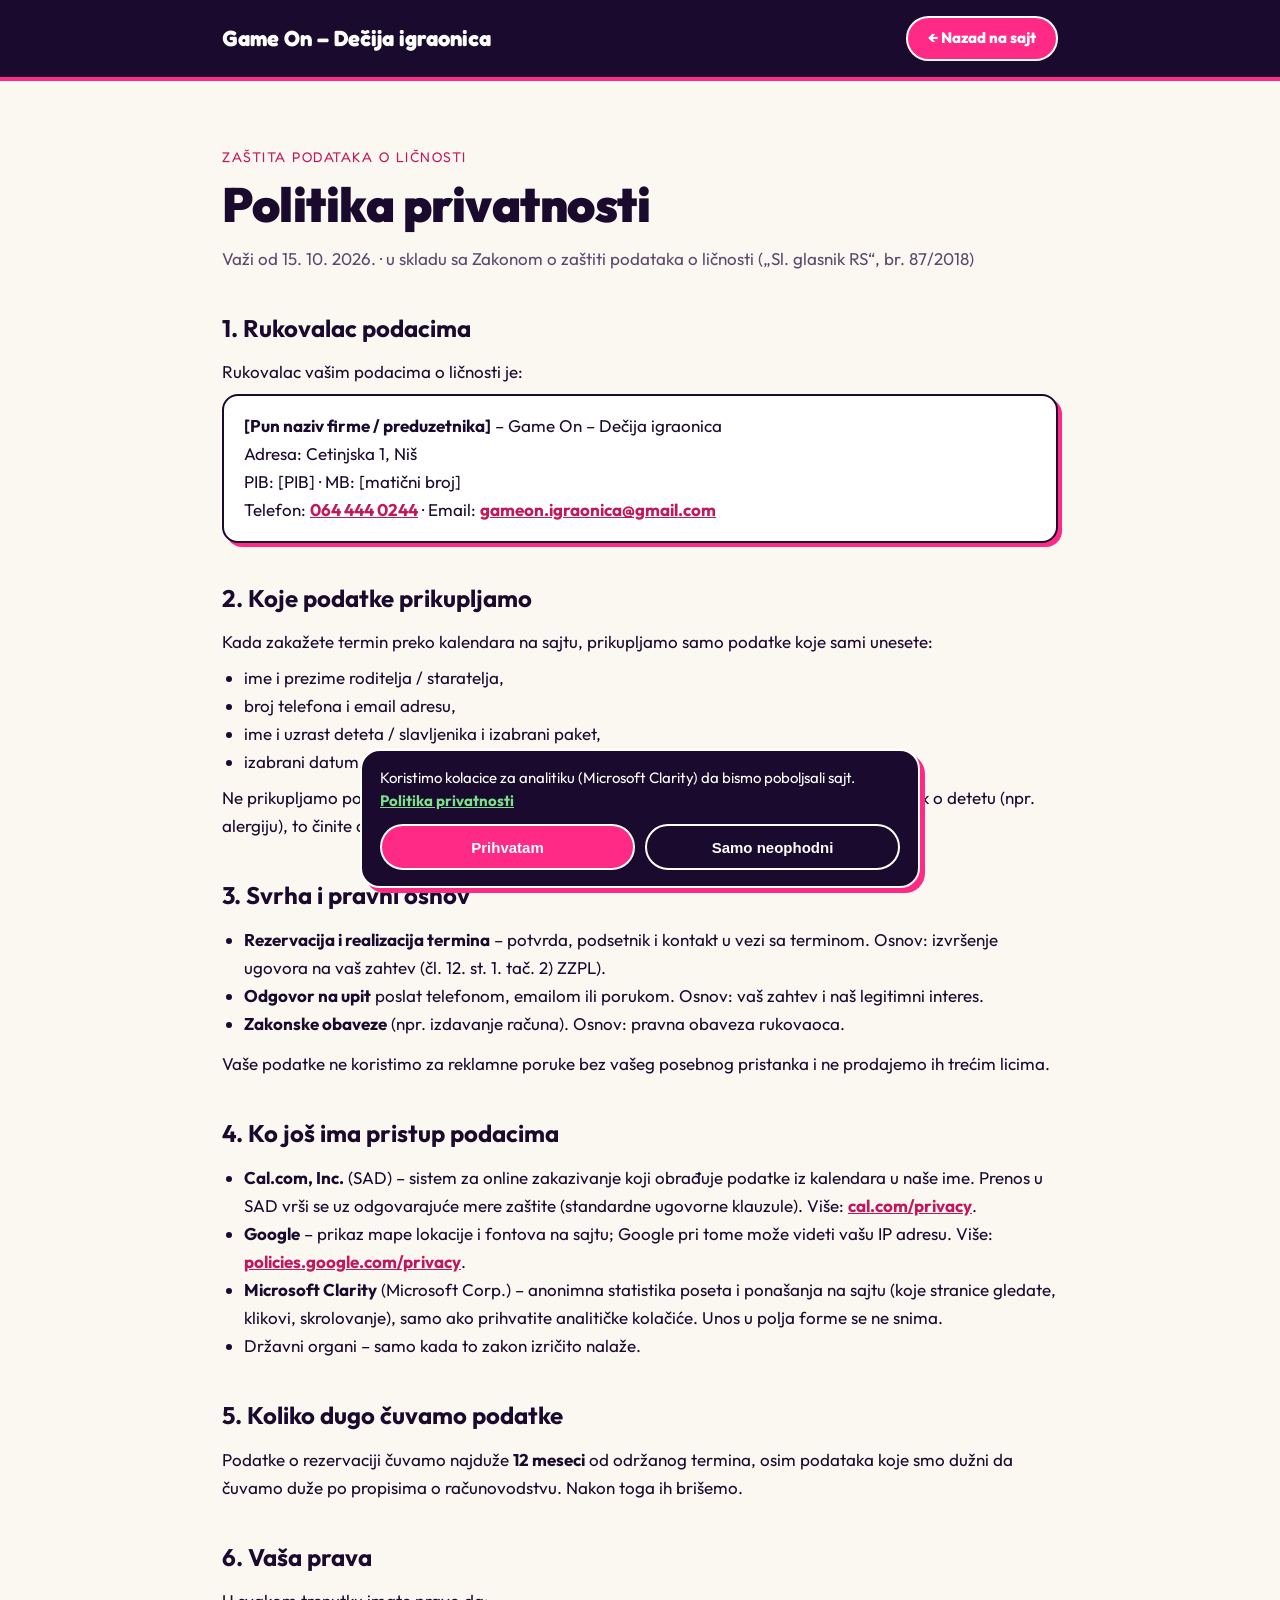
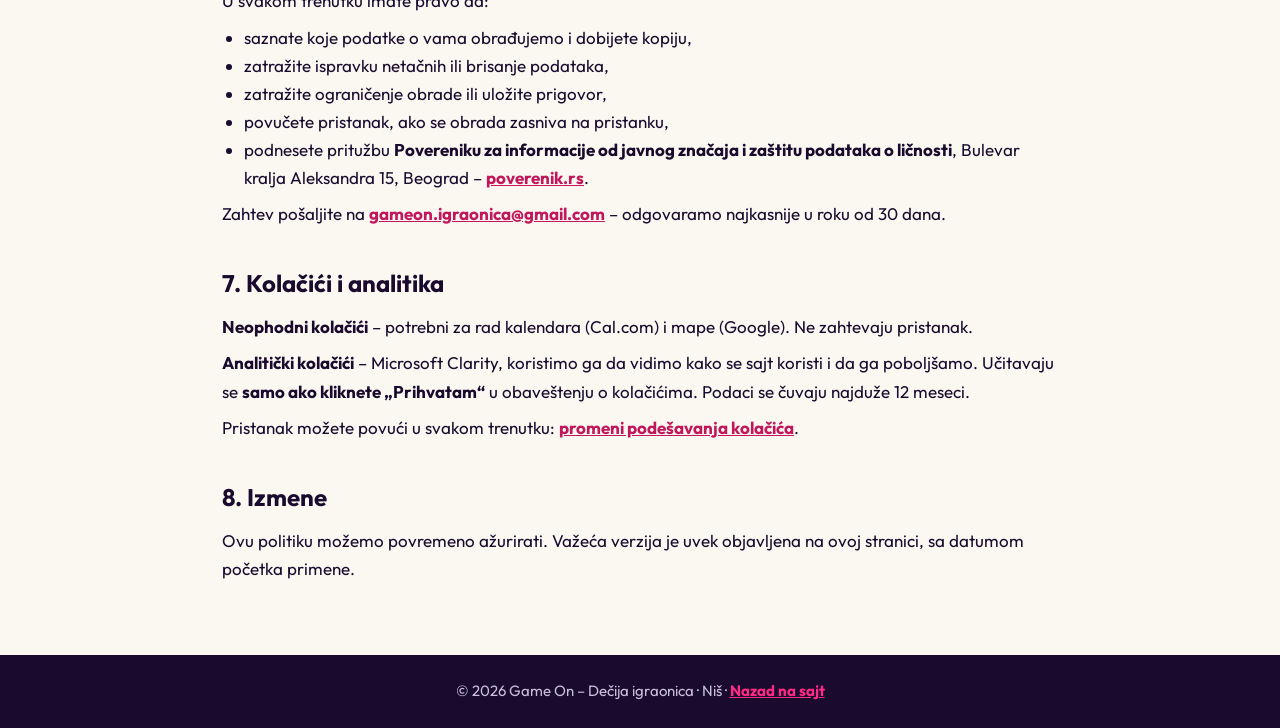
<file: privatnost.html>
<!DOCTYPE html>
<html lang="sr-Latn">
<head>
<meta charset="utf-8">
<meta name="viewport" content="width=device-width, initial-scale=1.0">
<title>Politika privatnosti – Game On – Dečija igraonica</title>
<meta name="description" content="Politika privatnosti i zaštite podataka o ličnosti – Game On – Dečija igraonica, Niš.">
<link rel="icon" href="favicon.ico">
<link rel="preconnect" href="https://fonts.googleapis.com">
<link rel="preconnect" href="https://fonts.gstatic.com" crossorigin>
<link rel="stylesheet" href="https://fonts.googleapis.com/css2?family=Fredoka:wght@700&family=Outfit:wght@400;600;800;900&display=swap">
<style>
*{box-sizing:border-box}
body{margin:0;background:#FBF8F2;color:#1A0B2E;font-family:'Outfit',system-ui,sans-serif;font-size:17px;line-height:1.65}
a{color:#C2185B;font-weight:700}
a:hover{color:#1A0B2E}
</style>
<script src="analytics.js" defer></script>
</head>
<body>
<header style="background:#1A0B2E;border-bottom:4px solid #FF2A85">
  <div style="max-width:880px;margin:0 auto;padding:16px 22px;display:flex;align-items:center;justify-content:space-between;gap:16px;flex-wrap:wrap">
    <a href="index.html" style="font-family:'Fredoka',sans-serif;font-size:22px;color:#fff;text-decoration:none">Game On – Dečija igraonica</a>
    <a href="index.html" style="display:inline-flex;align-items:center;min-height:44px;padding:8px 20px;border:2px solid #fff;border-radius:999px;background:#FF2A85;color:#fff;text-decoration:none;font-weight:800;font-size:15px">← Nazad na sajt</a>
  </div>
</header>
<main style="max-width:880px;margin:0 auto;padding:clamp(32px,6vw,64px) 22px 72px">
  <p style="margin:0 0 10px;font-family:'Fredoka',sans-serif;font-size:14px;letter-spacing:1.5px;text-transform:uppercase;color:#C2185B">Zaštita podataka o ličnosti</p>
  <h1 style="margin:0 0 14px;font-size:clamp(32px,5vw,48px);line-height:1.1;font-weight:900;letter-spacing:-.5px">Politika privatnosti</h1>
  <p style="margin:0 0 36px;color:#5A4A6E">Važi od 15. 10. 2026. · u skladu sa Zakonom o zaštiti podataka o ličnosti („Sl. glasnik RS“, br. 87/2018)</p>

  <h2 style="font-size:24px;margin:36px 0 10px">1. Rukovalac podacima</h2>
  <p style="margin:0 0 8px">Rukovalac vašim podacima o ličnosti je:</p>
  <p style="margin:0;padding:16px 20px;background:#fff;border:2px solid #1A0B2E;border-radius:16px;box-shadow:4px 4px 0 #FF2A85">
    <b>[Pun naziv firme / preduzetnika]</b> – Game On – Dečija igraonica<br>
    Adresa: Cetinjska 1, Niš<br>
    PIB: [PIB] · MB: [matični broj]<br>
    Telefon: <a href="tel:+381644440244">064 444 0244</a> · Email: <a href="mailto:gameon.igraonica@gmail.com">gameon.igraonica@gmail.com</a>
  </p>

  <h2 style="font-size:24px;margin:36px 0 10px">2. Koje podatke prikupljamo</h2>
  <p style="margin:0 0 8px">Kada zakažete termin preko kalendara na sajtu, prikupljamo samo podatke koje sami unesete:</p>
  <ul style="margin:0 0 8px;padding-left:22px">
    <li>ime i prezime roditelja / staratelja,</li>
    <li>broj telefona i email adresu,</li>
    <li>ime i uzrast deteta / slavljenika i izabrani paket,</li>
    <li>izabrani datum, termin i napomenu koju upišete.</li>
  </ul>
  <p style="margin:0">Ne prikupljamo posebne vrste podataka (npr. zdravstvene). Ako u napomenu upišete podatak o detetu (npr. alergiju), to činite dobrovoljno, samo da bismo se pripremili za termin.</p>

  <h2 style="font-size:24px;margin:36px 0 10px">3. Svrha i pravni osnov</h2>
  <ul style="margin:0;padding-left:22px">
    <li><b>Rezervacija i realizacija termina</b> – potvrda, podsetnik i kontakt u vezi sa terminom. Osnov: izvršenje ugovora na vaš zahtev (čl. 12. st. 1. tač. 2) ZZPL).</li>
    <li><b>Odgovor na upit</b> poslat telefonom, emailom ili porukom. Osnov: vaš zahtev i naš legitimni interes.</li>
    <li><b>Zakonske obaveze</b> (npr. izdavanje računa). Osnov: pravna obaveza rukovaoca.</li>
  </ul>
  <p style="margin:12px 0 0">Vaše podatke ne koristimo za reklamne poruke bez vašeg posebnog pristanka i ne prodajemo ih trećim licima.</p>

  <h2 style="font-size:24px;margin:36px 0 10px">4. Ko još ima pristup podacima</h2>
  <ul style="margin:0;padding-left:22px">
    <li><b>Cal.com, Inc.</b> (SAD) – sistem za online zakazivanje koji obrađuje podatke iz kalendara u naše ime. Prenos u SAD vrši se uz odgovarajuće mere zaštite (standardne ugovorne klauzule). Više: <a href="https://cal.com/privacy" target="_blank" rel="noopener">cal.com/privacy</a>.</li>
    <li><b>Google</b> – prikaz mape lokacije i fontova na sajtu; Google pri tome može videti vašu IP adresu. Više: <a href="https://policies.google.com/privacy" target="_blank" rel="noopener">policies.google.com/privacy</a>.</li>
    <li><b>Microsoft Clarity</b> (Microsoft Corp.) – anonimna statistika poseta i ponašanja na sajtu (koje stranice gledate, klikovi, skrolovanje), samo ako prihvatite analitičke kolačiće. Unos u polja forme se ne snima.</li>
    <li>Državni organi – samo kada to zakon izričito nalaže.</li>
  </ul>

  <h2 style="font-size:24px;margin:36px 0 10px">5. Koliko dugo čuvamo podatke</h2>
  <p style="margin:0">Podatke o rezervaciji čuvamo najduže <b>12 meseci</b> od održanog termina, osim podataka koje smo dužni da čuvamo duže po propisima o računovodstvu. Nakon toga ih brišemo.</p>

  <h2 style="font-size:24px;margin:36px 0 10px">6. Vaša prava</h2>
  <p style="margin:0 0 8px">U svakom trenutku imate pravo da:</p>
  <ul style="margin:0 0 8px;padding-left:22px">
    <li>saznate koje podatke o vama obrađujemo i dobijete kopiju,</li>
    <li>zatražite ispravku netačnih ili brisanje podataka,</li>
    <li>zatražite ograničenje obrade ili uložite prigovor,</li>
    <li>povučete pristanak, ako se obrada zasniva na pristanku,</li>
    <li>podnesete pritužbu <b>Povereniku za informacije od javnog značaja i zaštitu podataka o ličnosti</b>, Bulevar kralja Aleksandra 15, Beograd – <a href="https://www.poverenik.rs" target="_blank" rel="noopener">poverenik.rs</a>.</li>
  </ul>
  <p style="margin:0">Zahtev pošaljite na <a href="mailto:gameon.igraonica@gmail.com">gameon.igraonica@gmail.com</a> – odgovaramo najkasnije u roku od 30 dana.</p>

  <h2 style="font-size:24px;margin:36px 0 10px">7. Kolačići i analitika</h2>
  <p style="margin:0 0 8px"><b>Neophodni kolačići</b> – potrebni za rad kalendara (Cal.com) i mape (Google). Ne zahtevaju pristanak.</p>
  <p style="margin:0 0 8px"><b>Analitički kolačići</b> – Microsoft Clarity, koristimo ga da vidimo kako se sajt koristi i da ga poboljšamo. Učitavaju se <b>samo ako kliknete „Prihvatam“</b> u obaveštenju o kolačićima. Podaci se čuvaju najduže 12 meseci.</p>
  <p style="margin:0">Pristanak možete povući u svakom trenutku: <a href="#" onclick="window.goConsentReset&&goConsentReset();return false">promeni podešavanja kolačića</a>.</p>

  <h2 style="font-size:24px;margin:36px 0 10px">8. Izmene</h2>
  <p style="margin:0">Ovu politiku možemo povremeno ažurirati. Važeća verzija je uvek objavljena na ovoj stranici, sa datumom početka primene.</p>
</main>
<footer style="background:#1A0B2E;color:#C9BEDB;padding:24px 22px;text-align:center;font-size:15px">© 2026 Game On – Dečija igraonica · Niš · <a href="index.html" style="color:#FF2A85">Nazad na sajt</a></footer>
</body>
</html>
</file>
<file: styles.css>
:root{--ink:#1A0B2E;--pink:#FF2A85;--cyan:#00E5FF;--yellow:#FFDF00;--cream:#FFFBF5;--lilac:#F4EFF8;--muted:#5A4A6E;--panel:#241339;--soft:#C9BEDB;--ease:cubic-bezier(.2,.8,.2,1)}
*{box-sizing:border-box}
html{overflow-x:clip;scroll-behavior:smooth;scroll-padding-top:80px;-webkit-text-size-adjust:100%}
body{margin:0;font-family:'Outfit',system-ui,-apple-system,'Segoe UI',sans-serif;background:var(--cream);color:var(--ink);-webkit-font-smoothing:antialiased;overflow-x:hidden;line-height:1.5}
img{max-width:100%;display:block}
a{color:var(--pink);text-underline-offset:3px}a:hover{color:var(--ink)}
h1,h2,h3,p,ul,ol,dl,dd,figure,blockquote{margin:0}
ul,ol{padding:0;list-style:none}
button,input,select,textarea{font:inherit;color:inherit}
:focus-visible{outline:3px solid var(--cyan);outline-offset:3px;border-radius:10px}
.wrap{max-width:1280px;margin:0 auto;padding-left:24px;padding-right:24px}
.skip{position:absolute;left:-9999px;top:8px;z-index:300;background:#fff;color:var(--ink);padding:12px 18px;border:2px solid var(--ink);border-radius:12px;font-weight:700}
.skip:focus{left:12px}
.todo{background:#FFF3A6;color:var(--ink);border:1.5px dashed #9A7A00;border-radius:6px;padding:1px 7px;font-weight:700;font-size:.92em}

/* type */
.eyebrow{font-family:'Fredoka',sans-serif;font-weight:600;font-size:15px;letter-spacing:1.5px;text-transform:uppercase;color:#D4146A}
.eyebrow-cyan{color:var(--cyan)}.eyebrow-yellow{color:var(--yellow)}.eyebrow-ink{color:var(--ink)}
.title{font-size:clamp(32px,4.4vw,54px);font-weight:900;letter-spacing:-1.5px;line-height:1.04;margin-top:8px;text-wrap:balance}
.lead{font-size:clamp(17px,1.6vw,19px);line-height:1.6;color:#3A2A4E;text-wrap:pretty;max-width:620px}
.lead-dark{color:var(--soft)}.lead-ink{color:var(--ink)}
.sec{padding:clamp(64px,9vw,104px) 0}
.sec-tight{padding-top:clamp(48px,7vw,80px)}
.sec-lilac{background:var(--lilac);border-top:2px solid var(--ink);border-bottom:2px solid var(--ink)}
.dark{background:var(--ink);color:#fff}
.sec-cream{background:var(--cream);color:var(--ink)}
#zone.stack{box-shadow:none}
.sec-head{display:flex;flex-wrap:wrap;justify-content:space-between;align-items:end;gap:18px 40px;margin-bottom:clamp(32px,4vw,48px)}
.sec-head.center{flex-direction:column;align-items:center;text-align:center}
.sec-head.center .lead{margin-top:6px}
.center-cta{display:flex;flex-wrap:wrap;justify-content:center;gap:12px;margin-top:40px}
.link-arrow{font-weight:700;font-size:17px;color:var(--ink);text-decoration:none;border-bottom:2px solid currentColor;padding-bottom:2px}
.link-arrow:hover{color:var(--pink)}

/* buttons */
.btn{display:inline-flex;align-items:center;justify-content:center;gap:10px;min-height:52px;padding:14px 26px;border:2px solid var(--ink);border-radius:999px;font-weight:800;font-size:16px;line-height:1.1;letter-spacing:.4px;text-transform:uppercase;text-decoration:none;text-align:center;cursor:pointer;transition:transform .15s var(--ease),box-shadow .15s var(--ease),background .15s,color .15s}
.btn:hover{transform:translate(-2px,-2px)}
.btn:active{transform:translate(1px,1px)}
.btn-sm{min-height:44px;padding:10px 18px;font-size:14px}
.btn-block{width:100%}
.btn-dark{background:var(--ink);color:var(--yellow);box-shadow:4px 4px 0 var(--cyan)}
.btn-dark:hover{color:var(--yellow);box-shadow:6px 6px 0 var(--cyan)}
.btn-light{background:#fff;color:var(--ink);box-shadow:4px 4px 0 var(--pink)}
.btn-light:hover{color:var(--ink);box-shadow:6px 6px 0 var(--pink)}
.btn-light-dark{background:#fff;color:var(--ink);box-shadow:4px 4px 0 var(--ink)}
.btn-light-dark:hover{background:var(--ink);color:var(--yellow);box-shadow:6px 6px 0 var(--cyan)}
.btn-pink{background:var(--pink);color:#fff;box-shadow:4px 4px 0 var(--ink)}
.btn-pink:hover{color:#fff;box-shadow:6px 6px 0 var(--ink)}
.btn-yellow{background:var(--yellow);color:var(--ink);box-shadow:4px 4px 0 var(--ink)}
.btn-yellow:hover{color:var(--ink);box-shadow:6px 6px 0 var(--ink)}
.btn-cyan{background:var(--cyan);color:var(--ink);border-color:var(--cyan)}
.btn-cyan:hover{color:var(--ink);background:#fff}
.btn-dark-on-pink{background:var(--ink);color:var(--yellow);box-shadow:4px 4px 0 #fff}
.btn-dark-on-pink:hover{color:var(--yellow);box-shadow:6px 6px 0 #fff}
.dark .btn-pink{box-shadow:4px 4px 0 var(--cyan)}
.round{width:46px;height:46px;border-radius:50%;border:2px solid #fff;background:rgba(26,11,46,.55);color:#fff;font-size:19px;cursor:pointer;display:grid;place-items:center;transition:background .15s,border-color .15s}
.round:hover{background:var(--pink);border-color:var(--pink)}

/* header */
.hdr{position:sticky;top:0;z-index:60;background:rgba(255,251,245,.8);-webkit-backdrop-filter:blur(12px);backdrop-filter:blur(12px);border-bottom:2px solid var(--ink);transition:background .25s,box-shadow .25s}
.hdr.scrolled{background:rgba(255,251,245,.95);box-shadow:0 8px 28px rgba(26,11,46,.08)}
.hdr-in{display:flex;align-items:center;justify-content:space-between;gap:16px;padding-top:12px;padding-bottom:12px;transition:padding .25s}
.hdr.scrolled .hdr-in{padding-top:7px;padding-bottom:7px}
.logo{display:flex;align-items:center;gap:12px;color:var(--ink);text-decoration:none;flex-shrink:0}
.logo:hover{color:var(--ink)}
.logo-img{display:block;height:46px;aspect-ratio:1.63;border-radius:11px;overflow:hidden;background:#111;border:2px solid var(--ink);box-shadow:3px 3px 0 var(--pink);transition:height .25s}
.hdr.scrolled .logo-img{height:40px}
.logo-img img{width:100%;height:100%;object-fit:cover;object-position:50% 53%;transform:scale(1.12)}
.logo-sub{font-size:10.5px;font-weight:700;letter-spacing:1px;text-transform:uppercase;line-height:1.3;opacity:.75}
.nav{display:none;align-items:center;gap:2px;flex:1;justify-content:center;min-width:0}
.nav a{padding:9px 11px;border-radius:999px;font-weight:600;font-size:15px;color:var(--ink);text-decoration:none;white-space:nowrap}
.nav a:hover,.nav a.active{background:var(--ink);color:var(--yellow)}
.hdr-actions{display:flex;align-items:center;gap:10px}
.hdr-cta{display:none}
.burger{width:48px;height:48px;border-radius:12px;border:2px solid var(--ink);background:#fff;display:flex;flex-direction:column;align-items:center;justify-content:center;gap:5px;cursor:pointer}
.burger span{width:20px;height:2.5px;background:var(--ink);border-radius:2px;transition:transform .25s,opacity .2s}
.burger span:last-child{width:14px;background:var(--pink)}
.burger[aria-expanded="true"] span:nth-child(1){transform:translateY(7.5px) rotate(45deg)}
.burger[aria-expanded="true"] span:nth-child(2){opacity:0}
.burger[aria-expanded="true"] span:nth-child(3){width:20px;transform:translateY(-7.5px) rotate(-45deg)}
.mnav{display:none;background:var(--ink);border-top:2px solid var(--ink);padding:12px 24px 28px;flex-direction:column;align-items:center;max-height:calc(100vh - 72px);overflow-y:auto}
.mnav.open{display:flex}
.mnav a:not(.btn){display:block;width:100%;max-width:420px;padding:14px 4px;text-align:center;font-weight:700;font-size:20px;color:#fff;text-decoration:none;border-bottom:1px solid rgba(255,255,255,.12)}
.mnav a:not(.btn):hover{color:var(--cyan)}
.mnav .btn{margin-top:20px;width:100%;max-width:420px}
.progress{position:absolute;left:0;right:0;bottom:-2px;height:3px;pointer-events:none}
.progress div{height:100%;width:100%;transform:scaleX(0);transform-origin:0 50%;background:linear-gradient(90deg,var(--pink),var(--yellow),var(--cyan))}
@media(min-width:1040px){.nav{display:flex}.burger{display:none}.mnav{display:none!important}.hdr-cta{display:inline-flex}.logo-sub{display:none}}
@media(min-width:1040px) and (max-width:1199px){.nav a{padding:8px 7px;font-size:14px}.hdr-cta{padding:10px 14px;font-size:13px}.logo-img{height:40px}}
@media(max-width:400px){.logo-sub{display:none}}

/* hero */
.hero{padding:clamp(28px,5vw,56px) 0 clamp(48px,6vw,72px)}
@media(min-width:960px){.hero{min-height:calc(100vh - 74px - 150px);min-height:calc(100svh - 74px - 150px);display:flex;align-items:center;padding-top:clamp(32px,4vw,56px);padding-bottom:40px}.hero>.wrap{width:100%}}
.hero-grid{display:grid;gap:36px;align-items:center}
@media(min-width:960px){.hero-grid{grid-template-columns:1.05fr 1fr;gap:56px}}
.pill-dark{display:inline-flex;align-items:center;gap:8px;background:var(--ink);color:var(--cyan);font-family:'Fredoka',sans-serif;font-weight:600;font-size:14px;letter-spacing:.6px;text-transform:uppercase;padding:8px 14px;border-radius:999px}
.dot-cyan{width:8px;height:8px;border-radius:50%;background:var(--cyan);box-shadow:0 0 10px var(--cyan)}
.hero h1{font-size:clamp(34px,5.2vw,66px);line-height:1.02;font-weight:900;letter-spacing:-2px;margin:18px 0;text-wrap:balance}
.hl{position:relative;display:inline-block;color:var(--pink);z-index:0}
.hl::after{content:"";position:absolute;left:-2%;right:-2%;bottom:6%;height:28%;background:var(--yellow);z-index:-1;border-radius:6px;transform:rotate(-1.5deg)}
@media(max-width:719px){.go-pill{display:none!important}
#zone .sec-head{flex-direction:column;align-items:center;text-align:center}#zone .sec-head .lead{margin-left:auto;margin-right:auto}
#zone .zone-body{text-align:center}#zone .zone-body .badge{margin-left:auto;margin-right:auto}
.daily .btn{flex-wrap:wrap;justify-content:center;column-gap:6px;row-gap:2px;height:auto;padding-top:12px;padding-bottom:12px;line-height:1.2}
.daily .btn .dt-n{flex-basis:100%;text-align:center;white-space:nowrap}
#galerija .sec-head{flex-direction:column;align-items:center;text-align:center}#galerija .sec-head .lead{margin-left:auto;margin-right:auto}#galerija .eyebrow{display:none}#recenzije .rating{display:none}}
.hl-green{color:#1F9A4A}
.hl-green::after{background:#C8F5D2;transform:rotate(1.5deg)}
.hero-cta{display:flex;flex-wrap:wrap;gap:12px;margin-top:26px}
.hero-phone{margin-top:18px;font-weight:600;font-size:17px;color:#3A2A4E}
.hero-phone a{font-weight:800;color:var(--ink);text-decoration-color:var(--pink);text-decoration-thickness:2px}
.trust{display:flex;flex-wrap:wrap;gap:8px;margin-top:26px;padding-top:24px;border-top:2px dashed rgba(26,11,46,.2)}
.trust li{display:inline-flex;align-items:center;gap:8px;background:#fff;border:2px solid var(--ink);border-radius:999px;padding:7px 14px 7px 8px;font-weight:700;font-size:15px;white-space:nowrap}
@media(min-width:960px){.trust{flex-wrap:nowrap;gap:6px}.trust li{font-size:clamp(12px,1vw,14px);padding:6px 10px 6px 6px;gap:6px}.trust li span{width:20px;height:20px;font-size:10px}}
@media(max-width:959px){.trust{display:grid;grid-template-columns:repeat(2,minmax(0,1fr))}.trust li{justify-content:center}}
@media(max-width:719px){.trust{display:none}}
.stats{display:none}
@media(max-width:719px){
  .stats{display:grid;grid-template-columns:repeat(3,minmax(0,1fr));gap:clamp(10px,3vw,28px);margin:32px auto 0;padding-top:24px;border-top:2px dashed rgba(26,11,46,.2);max-width:520px}
  .stat-n{font-size:clamp(22px,6vw,30px);font-weight:800;line-height:1;white-space:nowrap;font-variant-numeric:tabular-nums}
  .stats dd{margin:4px 0 0;font-size:clamp(12px,3.4vw,14px);color:var(--muted);line-height:1.3}
  .hero-grid{gap:44px}
  .hero-visual{margin-top:8px}
}
.trust li span{width:22px;height:22px;border-radius:50%;background:var(--cyan);border:2px solid var(--ink);display:grid;place-items:center;font-size:11px;font-weight:900}
.hero-visual{position:relative}
.levelup{position:absolute;top:-20px;right:-10px;width:80px;height:80px;border-radius:50%;background:var(--yellow);border:2px solid var(--ink);z-index:3;display:grid;place-items:center;font-family:'Fredoka',sans-serif;font-weight:700;font-size:13px;text-align:center;line-height:1.1;transform:rotate(12deg);animation:float 3.2s ease-in-out infinite}
.slider{position:relative;border:2px solid var(--ink);border-radius:28px;overflow:hidden;box-shadow:8px 8px 0 var(--ink);background:#fff}
.slides{position:relative;aspect-ratio:4/3;background:repeating-linear-gradient(135deg,#D6FAFF 0 14px,#C0F5FC 14px 28px)}
.slide{position:absolute;inset:0;opacity:0;transition:opacity .9s ease,transform 6s ease-out}
.slide.on{opacity:1;transform:scale(1.05)}
.slide img{width:100%;height:100%;object-fit:cover}
.slide.contain{background:linear-gradient(180deg,#FFE600,#FF8A00)}
.slide.contain img{object-fit:contain}
.slide.contain.on{transform:scale(1.02)}
.slider-bar{display:flex;justify-content:space-between;align-items:center;gap:12px;padding:16px 20px;background:var(--ink);color:#fff}
.slider-num{font-family:'Fredoka',sans-serif;font-size:13px;color:var(--cyan);letter-spacing:1px;text-transform:uppercase}
.slider-label{font-size:clamp(19px,2.2vw,23px);font-weight:800}
.slider-btns{display:flex;gap:8px}
.dots{display:flex;gap:8px;justify-content:center;margin-top:20px}
.dots button{height:12px;width:12px;border-radius:999px;border:2px solid var(--ink);background:#fff;cursor:pointer;padding:0;transition:width .3s,background .3s;position:relative}
.dots button::before{content:"";position:absolute;inset:-14px -6px}
.dots button[aria-current="true"]{width:34px;background:var(--pink)}
@media(max-width:719px){
  .hero-copy{text-align:center}
  .hero-copy .lead{margin-left:auto;margin-right:auto}
  .hero-cta,.trust{justify-content:center}
  .hero-cta .btn{flex:1 1 100%}
  .levelup{width:64px;height:64px;font-size:11px;top:-14px;right:-4px}
  .slider{box-shadow:5px 5px 0 var(--ink)}
  .slider-bar{padding:14px 16px;align-items:center}
  .slider-bar>div:first-child{min-width:0;flex:1}
  .slider-label{font-size:17px;line-height:1.25;text-wrap:balance}
  .slider-btns{flex:none}
  .hero-visual .slider{transform:none!important}
  .k-br{display:block;height:0;overflow:hidden}
  .dots{margin-top:22px;margin-bottom:8px;flex-wrap:wrap}
}

/* marquee */
.marquee-clip{overflow:hidden;padding:10px 0}
.marquee{background:var(--pink);border-top:2px solid var(--ink);border-bottom:2px solid var(--ink);overflow:hidden;transform:rotate(-1deg);margin:0 -20px}
.marquee-track{display:flex;width:max-content;padding:13px 0;white-space:nowrap;font-family:'Fredoka',sans-serif;font-weight:700;font-size:19px;color:#fff;text-transform:uppercase;animation:marquee 32s linear infinite}
.marquee-track>div{display:flex;gap:36px;padding-right:36px}
.marquee-track b{color:var(--yellow)}

.ico{flex-shrink:0;width:46px;height:46px;border-radius:14px;background:var(--bg);border:2px solid var(--ink);display:grid;place-items:center;font-size:22px}
.ico-lg{width:58px;height:58px;font-size:27px;border-radius:16px}
.marquee-clip{padding:4px 0 clamp(64px,8vw,104px);margin-top:clamp(-28px,-2vw,-14px)}
@media(min-width:960px){.marquee-clip{margin-top:28px}}
@media(max-width:959px){.marquee-clip{margin-top:20px}}

/* zones */
.zones{display:grid;gap:20px;grid-template-columns:minmax(0,1fr)}
@media(min-width:680px){.zones{grid-template-columns:repeat(2,minmax(0,1fr))}.zone:last-child{grid-column:1/-1}}
@media(min-width:1040px){.zones{grid-template-columns:repeat(6,minmax(0,1fr))}.zone{grid-column:span 2}.zone:nth-child(-n+2){grid-column:span 3}.zone:last-child{grid-column:span 2}}
.zone{background:var(--panel);color:#fff;border:2px solid var(--c);box-shadow:6px 6px 0 var(--ink);border-radius:26px;overflow:hidden;display:flex;flex-direction:column;transition:transform .3s var(--ease),box-shadow .3s var(--ease)}
.zone:hover{transform:translateY(-6px);box-shadow:0 0 36px var(--g)}
.zone-media{position:relative;aspect-ratio:16/10;overflow:hidden;background:#2E1A48}
.zone-media img{width:100%;height:100%;object-fit:cover;transition:transform .7s var(--ease)}
.zone:hover .zone-media img{transform:scale(1.06)}
.zone-num{position:absolute;right:14px;bottom:10px;font-family:'Fredoka',sans-serif;font-weight:700;font-size:54px;line-height:.9;color:var(--c);text-shadow:0 0 18px var(--g),0 2px 0 var(--ink)}
.zone-body{padding:22px 22px 26px}
.badge{display:inline-block;font-family:'Fredoka',sans-serif;font-size:13px;letter-spacing:1.2px;text-transform:uppercase;color:var(--ink);background:var(--c);padding:4px 10px;border-radius:999px}
.zone h3{font-size:clamp(22px,2.2vw,26px);font-weight:800;margin:12px 0 8px;line-height:1.15}
.zone p:not(.badge){color:var(--soft);font-size:16px;line-height:1.55}

/* placeholders */
.ph{position:relative;width:100%;height:100%;min-height:100%;display:grid;place-items:center;text-align:center;padding:16px;background:repeating-linear-gradient(135deg,#EDE6F7 0 12px,#E4DAF0 12px 24px)}
.ph-dark{background:repeating-linear-gradient(135deg,#2E1A48 0 14px,#361F54 14px 28px)}
.ph span{font-family:ui-monospace,Menlo,Consolas,monospace;font-size:12px;letter-spacing:.6px;color:var(--muted);background:rgba(255,255,255,.85);border:1px dashed #9C8FB0;padding:6px 10px;border-radius:6px}
.ph-dark span{background:rgba(26,11,46,.7);color:var(--soft);border-color:#5A4A6E}

/* why */
.seo-text{max-width:720px}
.why{display:grid;gap:18px;grid-template-columns:1fr}
@media(min-width:600px){.why{grid-template-columns:repeat(2,minmax(0,1fr))}}
@media(min-width:1080px){.why{grid-template-columns:repeat(4,minmax(0,1fr))}}
.card{background:#fff;border:2px solid var(--ink);border-radius:24px;padding:26px;box-shadow:5px 5px 0 var(--s);transition:transform .25s var(--ease)}
.card:hover{transform:translateY(-6px)}
.card h3{font-size:clamp(22px,2.2vw,25px);font-weight:900;letter-spacing:-.5px;margin:18px 0 8px;line-height:1.15;color:var(--ink)}
.card p{font-size:17px;line-height:1.55;color:#3A2A4E}
@media(max-width:719px){#o-nama .sec-head{text-align:center;justify-content:center}.card{text-align:center}.card .ico{margin:0 auto}}

/* packages */
.pkgs{display:grid;gap:28px;grid-template-columns:repeat(auto-fit,minmax(min(100%,360px),1fr));max-width:980px;margin:0 auto;align-items:stretch}
.pkg{position:relative;background:#fff;border:2px solid var(--ink);border-radius:30px;padding:clamp(24px,3.5vw,36px);display:flex;flex-direction:column;box-shadow:6px 6px 0 var(--ink);transition:transform .35s var(--ease),box-shadow .35s var(--ease)}
.pkg:hover{transform:translateY(-10px);box-shadow:10px 16px 0 var(--ink)}
.pkg-hot{background:var(--pink);color:#fff}
.pkg-flag{position:absolute;top:-17px;right:24px;background:var(--yellow);color:var(--ink);border:2px solid var(--ink);font-family:'Fredoka',sans-serif;font-weight:700;font-size:14px;letter-spacing:1px;text-transform:uppercase;padding:7px 14px;border-radius:999px;transform:rotate(3deg)}
.pkg-tag{font-family:'Fredoka',sans-serif;font-weight:700;font-size:14px;letter-spacing:1.5px;text-transform:uppercase;color:var(--muted);display:flex;justify-content:space-between;align-items:center}
.pkg-tag span{font-size:32px}
.pkg-hot .pkg-tag{color:#FFE0EE}
.pkg h3{font-size:clamp(25px,2.6vw,30px);font-weight:900;letter-spacing:-.5px;margin-top:6px}
.price{display:flex;align-items:baseline;flex-wrap:wrap;gap:6px;font-size:20px;font-weight:800;margin:10px 0 18px}
.price strong{font-size:clamp(54px,6vw,66px);font-weight:900;letter-spacing:-2px;line-height:1}
.price span{font-size:18px;font-weight:600;opacity:.8}
.facts{border-top:2px dashed rgba(26,11,46,.2);border-bottom:2px dashed rgba(26,11,46,.2);padding:6px 0;margin-bottom:18px}
.pkg-hot .facts{border-color:rgba(255,255,255,.45)}
.facts div{display:flex;justify-content:space-between;gap:12px;padding:9px 0;font-size:16px}
.facts div+div{border-top:1px solid rgba(26,11,46,.08)}
.pkg-hot .facts div+div{border-color:rgba(255,255,255,.2)}
.facts dt{font-weight:600;opacity:.8}
.facts dd{font-weight:800;text-align:right}
.pkg-sub{font-size:14px;font-weight:800;letter-spacing:1px;text-transform:uppercase;opacity:.8;margin-bottom:10px}
.checks{display:flex;flex-direction:column;gap:9px;margin-bottom:18px}
.checks li{display:flex;gap:10px;align-items:center;font-size:17px}
.checks li::before{content:"✓";flex-shrink:0;width:24px;height:24px;border-radius:50%;background:var(--cyan);color:var(--ink);border:2px solid var(--ink);display:grid;place-items:center;font-size:12px;font-weight:900}
.pkg-hot .checks li::before{background:var(--yellow)}
.pkg-note{background:var(--lilac);border-radius:14px;padding:12px 16px;font-size:15px;color:#4A3A5E;margin-bottom:24px}
.pkg-hot .pkg-note{background:rgba(26,11,46,.2);color:#fff}
.pkg .btn{margin-top:auto;width:100%}
.calc{max-width:980px;margin:36px auto 0;background:var(--ink);color:#fff;border-radius:28px;padding:clamp(22px,3.5vw,34px);display:grid;gap:24px;align-items:center;box-shadow:6px 6px 0 var(--cyan)}
@media(min-width:860px){.calc{grid-template-columns:1fr 1.25fr}}
.calc h3{font-size:24px;font-weight:900}
.calc-hint{margin-top:8px;color:var(--soft);font-size:15px;line-height:1.5}
.calc-ui{display:grid;gap:14px}
.seg{border:0;padding:0;margin:0;display:flex;gap:8px;flex-wrap:wrap}
.seg legend{font-size:13px;font-weight:700;letter-spacing:1px;text-transform:uppercase;color:var(--soft);margin-bottom:8px;width:100%}
.seg label{flex:1 1 140px;display:flex;align-items:center;justify-content:center;gap:8px;min-height:48px;border:2px solid #4A3768;border-radius:999px;font-weight:700;cursor:pointer;padding:8px 14px}
.seg label:has(input:checked){border-color:var(--cyan);background:rgba(0,229,255,.12)}
.seg input{accent-color:var(--pink);width:18px;height:18px}
.stepper{display:flex;align-items:center;gap:10px;flex-wrap:wrap}
.stepper-l{font-weight:700;margin-right:auto}
.stepper button{width:48px;height:48px;border-radius:50%;border:2px solid var(--cyan);background:transparent;color:#fff;font-size:22px;font-weight:800;cursor:pointer}
.stepper button:hover{background:var(--cyan);color:var(--ink)}
.stepper input{width:80px;height:48px;text-align:center;font-size:22px;font-weight:800;border:2px solid #4A3768;border-radius:14px;background:var(--panel);color:#fff}
.calc-total{font-size:18px;color:var(--soft)}
@media(max-width:719px){
  .calc{text-align:center}
  .seg legend{text-align:center}
  .seg{flex-direction:column;flex-wrap:nowrap}
  .seg label{flex:0 0 auto;width:100%}
  .stepper{flex-wrap:nowrap;justify-content:center;gap:8px}
  .stepper-l{margin-right:6px;white-space:nowrap}
  .stepper input{width:64px}
  .stepper button{width:44px;height:44px;flex-shrink:0}
  #calcBook{width:100%}
}
.calc-total strong{display:block;font-size:clamp(32px,4vw,40px);color:var(--yellow);font-weight:900;letter-spacing:-1px}

/* themes */
.themes{display:grid;gap:24px;grid-template-columns:repeat(auto-fit,minmax(min(100%,440px),1fr))}
.theme{border-radius:30px;overflow:hidden;display:flex;flex-direction:column;transition:transform .3s var(--ease)}
.theme:hover{transform:translateY(-6px)}
.theme-film{background:var(--yellow);color:var(--ink);border:2px solid var(--yellow)}
.theme-game{background:var(--panel);border:2px solid var(--cyan);box-shadow:0 0 40px rgba(0,229,255,.3)}
.theme-media{aspect-ratio:16/9;overflow:hidden}
.theme-media img{width:100%;height:100%;object-fit:cover;transition:transform .7s var(--ease)}
.theme:hover .theme-media img{transform:scale(1.05)}
.theme-body{padding:clamp(22px,3vw,32px);display:flex;flex-direction:column;flex:1}
.theme-film .pkg-tag{color:var(--ink)}.theme-game .pkg-tag{color:var(--cyan)}
.theme h3{font-size:clamp(28px,3vw,38px);font-weight:900;letter-spacing:-1px;margin:6px 0 8px}
.theme-body>p:not(.pkg-tag){font-size:17px;line-height:1.5;margin-bottom:18px}
.theme-game .theme-body>p:not(.pkg-tag){color:#DCD3EA}
.tags{display:flex;flex-wrap:wrap;gap:8px;margin-bottom:24px}
.tags li{padding:7px 13px;border-radius:999px;font-weight:600;font-size:15px}
.theme-film .tags li{background:#fff;border:2px solid var(--ink)}
.theme-game .tags li{border:1.5px solid var(--cyan)}
.theme .btn{margin-top:auto;align-self:flex-start}
.theme-note{text-align:center;margin-top:28px;color:var(--soft);font-size:16px}
@media(max-width:719px){.theme-body{text-align:center}.tags{justify-content:center}.theme .btn{align-self:stretch}.pkg-tag{justify-content:center;gap:10px}.theme .pkg-tag{justify-content:center}}

/* daily */
.daily{background:var(--yellow);border:2px solid var(--ink);border-radius:32px;padding:clamp(26px,4vw,48px);display:grid;gap:28px;align-items:center;box-shadow:6px 6px 0 var(--ink)}
@media(min-width:900px){.daily{grid-template-columns:1.1fr 1fr}}
.daily .lead{margin:12px 0 22px}
.daily-facts{background:var(--ink);color:#fff;border-radius:24px;padding:8px 22px}
.daily-facts div{display:flex;justify-content:space-between;align-items:center;gap:14px;padding:16px 0}
.daily-facts div+div{border-top:1px solid rgba(255,255,255,.14)}
.daily-facts dt{font-weight:700;color:var(--soft);font-size:15px}
.daily-facts dd{text-align:right;font-weight:700}
.daily-time strong{display:block;font-size:clamp(26px,3.4vw,38px);font-weight:900;color:var(--cyan);white-space:nowrap;letter-spacing:-.5px}
@media(max-width:719px){.daily>div:first-child{text-align:center}.daily .lead{margin-left:auto;margin-right:auto}.daily .btn{width:100%}}

/* gallery */
.gallery{display:grid;gap:14px;grid-template-columns:repeat(2,minmax(0,1fr))}
@media(min-width:900px){.gallery{grid-template-columns:repeat(4,minmax(0,1fr));gap:16px}}
.gallery li{aspect-ratio:4/3;border:2px solid var(--ink);border-radius:20px;overflow:hidden;background:var(--lilac);box-shadow:4px 4px 0 var(--ink);transition:transform .2s var(--ease),box-shadow .2s var(--ease)}
.gallery li:nth-child(3n+1){box-shadow:4px 4px 0 var(--pink)}
.gallery li:nth-child(3n+2){box-shadow:4px 4px 0 var(--cyan)}
.gallery li:hover{transform:translate(-3px,-3px)}
@media(min-width:900px){.g-wide{grid-column:span 2;grid-row:span 2}}
@media(max-width:899px){.g-wide{grid-column:1/-1}}
.g-btn{display:block;width:100%;height:100%;padding:0;border:0;background:none;cursor:zoom-in}
.g-btn img{width:100%;height:100%;object-fit:cover;transition:transform .6s var(--ease)}
.g-btn:hover img{transform:scale(1.06)}
.lb{position:fixed;inset:0;z-index:200;background:rgba(18,7,31,.94);display:flex;align-items:center;justify-content:center;padding:72px 16px}
.lb[hidden]{display:none}
.lb img{max-width:min(100%,1100px);max-height:100%;object-fit:contain;border-radius:12px;touch-action:pan-y}
.lb-cap{position:absolute;left:50%;bottom:18px;transform:translateX(-50%);background:var(--pink);color:#fff;font-weight:700;padding:8px 16px;border-radius:999px;border:2px solid var(--ink);max-width:calc(100% - 32px);text-align:center;font-size:15px}
.lb-x{position:absolute;top:16px;right:16px}
.lb-prev{position:absolute;left:14px;top:50%;transform:translateY(-50%)}
.lb-next{position:absolute;right:14px;top:50%;transform:translateY(-50%)}

/* reviews */
.rating{display:inline-flex;flex-wrap:wrap;align-items:center;justify-content:center;gap:10px 14px;margin-top:18px;background:#fff;border:2px solid var(--ink);border-radius:999px;padding:10px 20px;box-shadow:4px 4px 0 var(--cyan)}
.rating-g{font-weight:800;font-size:18px}
.stars{color:#E8A400;font-size:20px;letter-spacing:2px}
.rv{position:relative}
.rv-view{overflow:hidden;margin:0 -11px;padding:6px 0 12px}
.rv-track{display:flex;transition:transform .6s var(--ease)}
.review{flex:0 0 100%;padding:0 16px 0 11px;display:flex;flex-direction:column}
@media(min-width:720px){.review{flex-basis:50%}}
@media(min-width:1080px){.review{flex-basis:33.333%}}
.review-card{flex:1;background:#fff;border:2px solid var(--ink);border-radius:24px;padding:26px;display:flex;flex-direction:column;gap:14px;box-shadow:5px 5px 0 var(--ink)}
.review:nth-child(3n+2) .review-card{box-shadow:5px 5px 0 var(--pink)}
.review:nth-child(3n) .review-card{box-shadow:5px 5px 0 var(--cyan)}
.review .stars{color:#E8A400;font-size:19px;letter-spacing:2px}
.review blockquote{flex:1;font-size:17px;line-height:1.55;margin:0;text-wrap:pretty}
.review figcaption{display:flex;align-items:center;gap:12px}
.av{width:46px;height:46px;flex-shrink:0;border-radius:50%;background:var(--bg);border:2px solid var(--ink);display:grid;place-items:center;font-weight:900;font-size:19px}
.role{display:block;font-size:14px;color:var(--muted);font-weight:500}
.rv-nav{display:flex;align-items:center;justify-content:center;gap:16px;margin-top:28px}
.rv-btn{width:48px;height:48px;border-radius:50%;border:2px solid var(--ink);background:#fff;font-size:20px;cursor:pointer;box-shadow:3px 3px 0 var(--ink);transition:background .15s,color .15s}
.rv-btn:hover{background:var(--pink);color:#fff}
.rv-dots{display:flex;gap:8px}
.rv-dots button{height:12px;width:12px;border-radius:999px;border:2px solid var(--ink);background:#fff;padding:0;cursor:pointer;transition:width .3s,background .3s;position:relative}
.rv-dots button::before{content:"";position:absolute;inset:-14px -5px}
.rv-dots button[aria-current="true"]{width:34px;background:var(--pink)}

/* faq */
.faq-wrap{max-width:880px}
.faq{display:flex;flex-direction:column;gap:12px}
.faq details{background:#fff;border:2px solid var(--ink);border-radius:20px;transition:box-shadow .2s}
.faq details[open]{box-shadow:4px 4px 0 var(--pink)}
.faq summary{list-style:none;cursor:pointer;padding:18px 22px;font-weight:800;font-size:clamp(17px,1.8vw,19px);display:flex;justify-content:space-between;align-items:center;gap:16px;min-height:56px}
.faq summary::-webkit-details-marker{display:none}
.faq summary::after{content:"+";flex-shrink:0;width:32px;height:32px;border-radius:50%;border:2px solid var(--ink);display:grid;place-items:center;font-size:20px;font-weight:700;transition:transform .25s,background .2s}
.faq details[open] summary::after{transform:rotate(45deg);background:var(--yellow)}
.faq details p{padding:0 22px 20px;font-size:17px;line-height:1.6;color:#3A2A4E}

/* kontakt + rezervacija */
.kontakt{display:grid;gap:40px;align-items:stretch;grid-template-columns:repeat(auto-fit,minmax(min(100%,440px),1fr))}
.k-left{display:flex;flex-direction:column;gap:24px}
.k-grid{font-style:normal;display:grid;grid-template-columns:repeat(2,minmax(0,1fr));gap:14px}
.k-card{background:var(--panel);border:1.5px solid #3E2A5A;border-radius:18px;padding:18px;color:#fff;text-decoration:none;display:flex;flex-direction:column;gap:6px;min-width:0;transition:border-color .2s,transform .2s}
a.k-card:hover{color:#fff;border-color:var(--k);transform:translateY(-2px)}
.k-l{font-size:13px;font-weight:700;letter-spacing:1px;text-transform:uppercase;color:var(--k)}
.k-v{font-size:clamp(17px,1.8vw,20px);font-weight:800}
.k-mail{font-size:clamp(14px,1.4vw,17px);overflow-wrap:anywhere}
.socials{display:flex;flex-wrap:wrap;gap:10px}
.soc{border:2px solid #fff;color:#fff;padding:10px 18px;min-height:44px;display:inline-flex;align-items:center;border-radius:999px;font-weight:700;text-decoration:none;transition:background .15s,border-color .15s,color .15s}
.soc-ig:hover{background:var(--pink);border-color:var(--pink);color:#fff}
.soc-fb:hover{background:var(--cyan);border-color:var(--cyan);color:var(--ink)}
.map{border-radius:24px;overflow:hidden;border:2px solid var(--cyan);box-shadow:0 0 30px rgba(0,229,255,.25);min-height:280px;flex:1;background:var(--panel)}
.map iframe{width:100%;height:100%;min-height:280px;border:0;display:block;filter:saturate(.9)}
.kontakt .map{min-height:360px}
@media(max-width:959px){.kontakt .rez-card{order:-1}}

/* zakazivanje (Cal.com) u kartici forme */
.rez-card{display:flex;flex-direction:column;gap:0;min-width:0}
.rez-steps{display:flex;flex-wrap:wrap;gap:8px;margin:-8px 0 18px}
.rez-steps li{display:inline-flex;align-items:center;gap:8px;padding:5px 14px 5px 5px;border:2px solid var(--ink);border-radius:999px;background:#fff;font-weight:700;font-size:14px}
.rez-steps b{width:24px;height:24px;border-radius:50%;display:grid;place-items:center;background:var(--yellow);font-size:13px}
.rez-frame{position:relative;background:#fff;border:2px solid var(--ink);border-radius:22px;overflow:hidden;box-shadow:4px 4px 0 var(--ink);margin-bottom:16px}
.rez-inline{width:100%;min-height:640px;overflow:auto;-webkit-overflow-scrolling:touch}
.rez-inline.ready{min-height:0}
@media(max-width:719px){.rez-inline{min-height:560px}}
.rez-loading{display:flex;align-items:center;justify-content:center;gap:10px;min-height:640px;padding:40px 20px;font-weight:700;font-size:17px;color:var(--muted)}
.spin-ink{border-color:rgba(26,11,46,.18);border-top-color:var(--ink)}
.spin{display:inline-block;flex-shrink:0}
.rez-card .f-note a{font-weight:800}
.form-card{background:var(--cream);color:var(--ink);border:2px solid var(--yellow);border-radius:32px;padding:clamp(24px,3.5vw,40px);box-shadow:8px 8px 0 var(--pink);scroll-margin-top:90px;align-self:start}
.form-h{font-size:30px;font-weight:900;letter-spacing:-.5px;margin-bottom:6px}
.live-h{display:flex;align-items:center;gap:12px;flex-wrap:wrap}
.live-dot{flex:none;width:14px;height:14px;border-radius:50%;background:#22c55e;box-shadow:0 0 0 0 rgba(34,197,94,.7);animation:liveGlow 1.6s ease-out infinite}
@keyframes liveGlow{0%{box-shadow:0 0 0 0 rgba(34,197,94,.7),0 0 8px 2px rgba(34,197,94,.8)}70%{box-shadow:0 0 0 12px rgba(34,197,94,0),0 0 8px 2px rgba(34,197,94,.8)}100%{box-shadow:0 0 0 0 rgba(34,197,94,0),0 0 8px 2px rgba(34,197,94,.8)}}
@media(prefers-reduced-motion:reduce){.live-dot{animation:none;box-shadow:0 0 8px 2px rgba(34,197,94,.8)}}
.form-sub{color:var(--muted);font-size:16px;margin-bottom:24px}
#form{display:flex;flex-direction:column;gap:14px}
.f-row{display:grid;gap:14px;grid-template-columns:repeat(auto-fit,minmax(min(100%,220px),1fr))}
.f-row-3{grid-template-columns:repeat(auto-fit,minmax(min(100%,140px),1fr))}
.f{display:flex;flex-direction:column;gap:6px;min-width:0}
.f label{font-weight:700;font-size:14px}
.opt{font-weight:500;color:var(--muted)}
.f input,.f select,.f textarea{width:100%;min-height:52px;font-size:17px;padding:13px 16px;border:2px solid var(--ink);border-radius:14px;background:#fff;outline:none;transition:box-shadow .2s,background .4s}
.f select{font-weight:700;cursor:pointer}
.f textarea{resize:vertical;min-height:96px}
.f input:focus,.f select:focus,.f textarea:focus{box-shadow:0 0 0 4px rgba(0,229,255,.45)}
.f [aria-invalid="true"]{border-color:#C8102E;background:#FFF2F4}
.f-err{color:#B00020;font-size:14px;font-weight:600}
.f-err:not(:empty)::before{content:"⚠ "}
.flash{background:#FFF6BF !important;box-shadow:0 0 0 4px rgba(255,42,133,.4) !important}
#f-submit{margin-top:6px;font-size:18px;min-height:58px}
#f-submit:hover{background:var(--yellow);color:var(--ink)}
.f-note{font-size:14px;color:var(--muted);text-align:center;line-height:1.45}
.f-alert{background:#FFE8EC;border:2px solid #C8102E;color:#7A0016;border-radius:14px;padding:12px 16px;font-weight:600;font-size:15px}
.f-alert a{color:#7A0016;font-weight:800}
.hp{position:absolute;left:-9999px;width:1px;height:1px;opacity:0}
#f-submit[disabled]{opacity:.7;cursor:progress;transform:none}
.spin{width:18px;height:18px;border-radius:50%;border:3px solid rgba(255,255,255,.4);border-top-color:#fff;animation:spin .8s linear infinite}
.f-ok{text-align:center;padding:60px 10px}
.f-ok:focus{outline:none}
.ok-ico{width:88px;height:88px;border-radius:50%;background:var(--cyan);border:2px solid var(--ink);margin:0 auto 22px;display:grid;place-items:center;font-size:40px;font-weight:900;box-shadow:0 0 30px rgba(0,229,255,.6)}
.f-ok h3{font-size:32px;font-weight:900;margin-bottom:10px}
.f-ok p{font-size:18px;color:#4A3A5E;line-height:1.5;margin-bottom:26px}
@media(max-width:719px){.k-head{text-align:center}.socials{justify-content:center}}

/* footer */
.ftr{background:#12071F;color:#9C8FB0;border-top:1px solid #2A1A40;padding:28px 0 calc(28px + var(--mbar,0px));font-size:14px}
.ftr-row{display:flex;flex-wrap:wrap;gap:16px 28px;justify-content:space-between;align-items:center}
.ftr-logo{display:block;height:72px;aspect-ratio:1.63;overflow:hidden;border-radius:12px}
a.ftr-logo{padding:0;cursor:pointer;transition:transform .2s var(--ease)}
a.ftr-logo:hover{transform:translateY(-3px)}
.ftr-logo img{width:100%;height:100%;object-fit:cover;object-position:50% 53%;transform:scale(1.12)}
.ftr-contact{display:flex;flex-wrap:wrap;gap:6px 22px;align-items:center}
.ftr a{color:#fff;font-weight:700;text-decoration:none;padding:6px 0}
.ftr a:hover{color:var(--cyan)}
.ftr a.ig:hover{color:var(--pink)}
.ftr-copy{margin:0}
.ftr-logos{display:flex;align-items:center;gap:14px}
.ftr a.ftr-das{display:block;width:72px;height:72px;padding:0;border-radius:50%;overflow:hidden;border:2px solid #2E9E3A;transition:transform .2s var(--ease)}
.ftr a.ftr-das:hover{transform:translateY(-3px)}
.ftr-das img{width:100%;height:100%;object-fit:cover;transform:scale(1.12)}
@media(max-width:719px){
  .ftr-row{gap:16px 18px;justify-content:space-between;align-items:center}
  .ftr-contact{display:contents}
  .ftr-contact a:not(.ig):not(.fb):not(.priv){display:none}
  .ftr .priv{order:5}
  .ftr-copy{order:2;flex:1 1 100%}
  .ftr .ig{order:3}.ftr .fb{order:4}
}

/* mobile sticky bar */
.mbar{display:none}
@media(max-width:719px){
  body{--mbar:76px}
  .mbar{display:grid;grid-template-columns:1fr 1fr;gap:10px;position:fixed;left:0;right:0;bottom:0;z-index:70;padding:10px 14px calc(10px + env(safe-area-inset-bottom));background:rgba(255,251,245,.96);-webkit-backdrop-filter:blur(10px);backdrop-filter:blur(10px);border-top:2px solid var(--ink);transform:translateY(110%);transition:transform .3s var(--ease)}
  .mbar.show{transform:none}
  .mbar .btn{min-height:50px;box-shadow:3px 3px 0 var(--ink)}
}

/* reveal */
.js .reveal{opacity:0;transform:translateY(26px);transition:opacity .6s var(--ease),transform .6s var(--ease)}
.js .reveal.in{opacity:1;transform:none}

/* animacije iz stare verzije */
@keyframes fadeUpBlur{from{opacity:0;transform:translateY(28px);filter:blur(6px)}to{opacity:1;transform:none;filter:none}}
@keyframes shine{0%{transform:translateX(-120%) skewX(-20deg)}60%,100%{transform:translateX(320%) skewX(-20deg)}}
.js .hero-copy>*{animation:fadeUpBlur .9s var(--ease) both}
.js .hero-copy>*:nth-child(2){animation-delay:.12s}.js .hero-copy>*:nth-child(3){animation-delay:.24s}.js .hero-copy>*:nth-child(4){animation-delay:.36s}.js .hero-copy>*:nth-child(5){animation-delay:.48s}
.js .hero-visual{animation:fadeUpBlur 1.1s var(--ease) .35s both}
.hero-visual .slider{will-change:transform}
.shine{position:relative;overflow:hidden}
.shine::after{content:"";position:absolute;top:0;left:0;width:35%;height:100%;background:linear-gradient(90deg,transparent,rgba(255,255,255,.55),transparent);pointer-events:none;animation:shine 3.6s ease-in-out infinite}
.tilt{transform-style:preserve-3d;transition:transform .25s ease}
.glow{position:absolute;width:560px;height:560px;border-radius:50%;pointer-events:none;background:radial-gradient(circle,rgba(0,229,255,.16),rgba(255,42,133,.08) 40%,transparent 70%);transform:translate(-50%,-50%);left:50%;top:30%;transition:left .4s ease-out,top .4s ease-out;z-index:0}
.has-glow{position:relative;overflow:hidden}.has-glow>.wrap{position:relative;z-index:1}
.stack{position:relative;z-index:1;border-radius:clamp(28px,4vw,48px) clamp(28px,4vw,48px) 0 0;margin-top:clamp(-48px,-4vw,-28px);box-shadow:0 -18px 40px rgba(26,11,46,.12)}
.js .stack{transform:translateY(70px) scale(.985);transition:transform .9s var(--ease)}
.js .stack.over{transform:none}
.js .zone.reveal,.js .pkg.reveal,.js .theme.reveal{transform:translateY(40px) scale(.97)}
.js .zone.reveal.in,.js .pkg.reveal.in,.js .theme.reveal.in{transform:none}
.pulse{display:none;width:10px;height:10px;border-radius:50%;background:var(--pink);animation:pulse 2s infinite}
.call-pre{display:none}
@media(max-width:719px){.btn-call{text-transform:none;font-weight:700;font-size:17px;letter-spacing:0}.btn-call .ico-d{display:none}.btn-call .pulse,.btn-call .call-pre{display:inline-block}.btn-call .call-pre{white-space:pre}}
@keyframes pulse{0%{box-shadow:0 0 0 0 rgba(255,42,133,.6)}70%{box-shadow:0 0 0 10px rgba(255,42,133,0)}100%{box-shadow:0 0 0 0 rgba(255,42,133,0)}}
@keyframes marquee{to{transform:translateX(-50%)}}
@keyframes float{0%,100%{transform:translateY(0) rotate(12deg)}50%{transform:translateY(-8px) rotate(6deg)}}
@keyframes spin{to{transform:rotate(360deg)}}
@keyframes wobble{0%,100%{transform:rotate(135deg) translateX(0)}50%{transform:rotate(132deg) translateX(-3px)}}
@keyframes flame{0%,100%{opacity:.9;transform:translateX(-50%) scaleY(1)}50%{opacity:.6;transform:translateX(-50%) scaleY(1.35)}}

@media(max-width:719px){.wrap{padding-right:max(24px,calc(24px + 0px))}}
@media (prefers-reduced-motion: reduce){
  html{scroll-behavior:auto}
  *,*::before,*::after{animation-duration:.01ms !important;animation-iteration-count:1 !important;transition-duration:.01ms !important}
  .js .reveal{opacity:1;transform:none}
  .slide.on{transform:none}
  .js .hero-copy>*,.js .hero-visual{animation:none}
  .shine::after{display:none}
  .js .stack{transform:none}
}

.faq a{color:#C2105F;font-weight:700}.faq a:hover{color:var(--ink)}

/* DAS */
.das-btn{display:inline-flex;align-items:center;gap:8px;min-height:44px;padding:4px 14px 4px 4px;border:2px solid var(--ink);border-radius:999px;background:#fff;color:var(--ink);font-weight:800;font-size:14px;text-decoration:none;box-shadow:3px 3px 0 #2E9E3A;transition:transform .15s}
.das-btn:hover{transform:translate(-2px,-2px);color:var(--ink)}
.das-btn img{width:34px;height:34px;border-radius:50%;object-fit:cover;transform:scale(1.15)}
.das-btn{overflow:hidden}
@media(max-width:959px){.das-btn{padding:3px}.das-btn span{display:none}}
.mnav a.mnav-das{display:flex!important;align-items:center;justify-content:center;gap:10px;color:#7CE08A!important}
.mnav-das img{width:32px;height:32px;border-radius:50%;object-fit:cover}
.das-bubble{position:fixed;right:clamp(4px,2.4vw,34px);top:0;z-index:56;width:64px;height:64px;display:block;will-change:transform;transform:translateY(90px);text-decoration:none}
.das-bubble span{position:absolute;inset:0;border-radius:50%;background:#fff;border:2px solid var(--ink);box-shadow:3px 3px 0 #2E9E3A;overflow:hidden;transition:transform .2s}
.das-bubble span img{width:100%;height:100%;object-fit:cover;transform:scale(1.12)}
.das-bubble::after{content:"";position:absolute;left:50%;bottom:-9px;width:14px;height:14px;background:#fff;border-right:2px solid var(--ink);border-bottom:2px solid var(--ink);transform:translateX(-50%) rotate(45deg);z-index:-1}
.das-bubble:hover span{transform:scale(1.08)}
.btn-das{background:#1F9A4A;color:#fff;border:2px solid var(--ink);box-shadow:4px 4px 0 var(--ink);gap:10px}
.btn-das:hover{color:#fff;background:#178A3F}
.btn-das img{width:28px;height:28px;border-radius:50%;object-fit:cover;background:#fff;border:2px solid #fff}
.nav a.nav-das{position:relative;overflow:hidden;isolation:isolate;border-radius:999px;transition:transform .15s,box-shadow .15s,color .2s;background:#1A0B2E;color:#7CE08A;margin-left:6px;border:2px solid var(--ink);box-shadow:3px 3px 0 #2E9E3A;font-weight:800;font-size:13px;padding:6px 12px;line-height:1.2}
@media(min-width:1040px) and (max-width:1199px){.nav a.nav-das{font-size:12.5px;padding:5px 10px}}
.nav a.nav-das:hover,.nav a.nav-das:focus-visible{background:#1A0B2E;color:#A6F0B0;transform:translate(-2px,-2px);box-shadow:5px 5px 0 #2E9E3A}
.nav a.nav-das:active{transform:translate(1px,1px);box-shadow:1px 1px 0 #2E9E3A}
.calc-range{display:grid;gap:6px}
.calc-range input{-webkit-appearance:none;appearance:none;width:100%;height:10px;border-radius:999px;background:linear-gradient(90deg,var(--cyan) var(--p,0%),#3E2A5A var(--p,0%));outline:none;cursor:pointer}
.calc-range input::-webkit-slider-thumb{-webkit-appearance:none;width:28px;height:28px;border-radius:50%;background:var(--yellow);border:3px solid var(--ink);box-shadow:0 0 0 2px var(--cyan);cursor:pointer}
.calc-range input::-moz-range-thumb{width:24px;height:24px;border-radius:50%;background:var(--yellow);border:3px solid var(--ink);box-shadow:0 0 0 2px var(--cyan);cursor:pointer}
.calc-range input:focus-visible{box-shadow:0 0 0 3px var(--yellow)}
.calc-range-l{display:flex;justify-content:space-between;font-size:13px;color:var(--soft)}
.calc-detail{display:block;margin-top:4px;font-size:15px;color:var(--soft)}
.rez-pick{display:flex;flex-wrap:wrap;align-items:center;gap:6px 14px;margin:0 0 14px;padding:12px 16px;background:#fff;border:2px solid var(--ink);border-radius:16px;box-shadow:3px 3px 0 var(--yellow)}
.rez-pick[hidden]{display:none}
.rez-pick-l{font-family:'Fredoka',sans-serif;font-weight:700;font-size:13px;letter-spacing:1px;text-transform:uppercase;color:var(--muted)}
.rez-pick-v{font-weight:700;font-size:16px;color:var(--ink)}
.rez-pick-p{margin-left:auto;font-size:22px;font-weight:900;color:#C2105F;white-space:nowrap}

/* DAS skolica sporta – mobilno centriranje */
@media(max-width:719px){
  #programi .pkg{text-align:center;align-items:center;padding:22px 16px!important}
  #programi .das-h{text-align:center;text-wrap:balance}
  #programi .das-intro{margin-left:auto!important;margin-right:auto!important;font-size:17px!important}
  #programi .das-disc,#programi .das-sports{justify-content:center}
  #programi .facts{width:100%;text-align:center}
  #programi .facts dd,#programi .facts dt{text-align:center}
  #programi .pkg-sub{text-align:center;width:100%}
  #programi .das-ages,#programi .das-info{width:100%}
  #programi .das-age{grid-template-columns:minmax(0,1fr)!important;justify-items:center;text-align:center;gap:12px!important;padding:24px 16px!important}
  #programi .das-age>div{justify-items:center}
  #programi .das-age-pill{justify-self:center!important}
  #programi .das-age p{margin-left:auto!important;margin-right:auto!important}
  #programi .das-info>div{text-align:center;justify-items:center}
  #programi .pkg .btn{width:100%}
}

/* DAS rezervacija – mobilno */
@media(max-width:719px){
  #rezervacija.das-form{padding:20px 14px!important;border-radius:22px;text-align:center}
  #rezervacija .das-live-h{justify-content:center;font-size:21px!important;line-height:1.2;margin-bottom:6px}
  #rezervacija .form-sub{font-size:15px;line-height:1.45;margin:0 auto 14px;max-width:32ch}
  #rezervacija .rez-steps{justify-content:center;gap:6px;margin-bottom:14px;font-size:13px}
  #rezervacija .rez-steps li{padding:5px 9px;font-size:13px}
  #rezervacija .rez-steps b{width:20px;height:20px;font-size:12px}
  #calTabs{gap:8px!important;flex-wrap:nowrap!important;margin-bottom:12px!important}
  #calTabs [data-cal-tab]{min-width:0;min-height:44px!important;padding:8px 8px!important;font-size:14px!important;line-height:1.15;white-space:normal;letter-spacing:0}
  #rezervacija .rez-frame{margin-left:-6px;margin-right:-6px}
  #rezervacija .rez-inline{min-height:500px}
  #rezervacija .rez-loading{min-height:420px;font-size:15px}
  #rezervacija .f-note{font-size:14px;line-height:1.5;margin-top:12px}
}
@media(max-width:400px){#calTabs [data-cal-tab]{font-size:13px!important;padding:8px 6px!important}}
</file>
<file: das.css>
/* =========================================================
   DAS – Decija Akademija Sporta Nis
   Paleta: zelena #10B981, plava #3B82F6, tamni slate
   ========================================================= */
:root{
  --green:#10B981;--green-d:#047857;--blue:#3B82F6;--blue-d:#1D4ED8;
  --slate-950:#020617;--slate-900:#0F172A;--slate-800:#1E293B;--slate-700:#334155;
  --slate-500:#64748B;--slate-300:#CBD5E1;--slate-100:#F1F5F9;--white:#fff;
  --radius:20px;--ease:cubic-bezier(.2,.8,.2,1);
}
*{box-sizing:border-box}
html{scroll-behavior:smooth;scroll-padding-top:84px;-webkit-text-size-adjust:100%;overflow-x:clip}
body{margin:0;font-family:'Outfit',system-ui,sans-serif;color:var(--slate-900);background:var(--white);line-height:1.6;font-size:17px}
img{max-width:100%;display:block}
a{color:var(--green-d)}a:hover{color:var(--blue-d)}
h1,h2,h3{margin:0;line-height:1.1;letter-spacing:-.02em;text-wrap:balance}
p{margin:0;text-wrap:pretty}
.wrap{width:min(1200px,100% - 40px);margin-inline:auto}
.skip{position:absolute;left:-999px;top:8px;background:var(--white);padding:10px 16px;z-index:100}
.skip:focus{left:8px}
:focus-visible{outline:3px solid var(--blue);outline-offset:3px}

/* ---------- Dugmad ---------- */
.btn{white-space:nowrap;display:inline-flex;align-items:center;justify-content:center;gap:8px;min-height:50px;padding:0 24px;border-radius:999px;font-weight:700;font-size:16px;text-decoration:none;border:2px solid transparent;transition:transform .2s var(--ease),background .2s,color .2s}
.btn:hover{transform:translateY(-2px)}
.btn-green{background:var(--green);color:var(--slate-950)}.btn-green:hover{background:#34D399;color:var(--slate-950)}
.btn-ghost{border-color:rgba(255,255,255,.5);color:var(--white)}.btn-ghost:hover{border-color:var(--white);background:rgba(255,255,255,.08);color:var(--white)}
.btn-dark{background:var(--slate-900);color:var(--white)}.btn-dark:hover{background:var(--slate-700);color:var(--white)}
.btn-sm{min-height:44px;padding:0 18px;font-size:15px}

/* ---------- 1. Navigacija ---------- */
.nav{position:sticky;top:0;z-index:50;background:rgba(15,23,42,.92);backdrop-filter:blur(10px);-webkit-backdrop-filter:blur(10px);border-bottom:1px solid rgba(255,255,255,.08)}
.nav-in{display:flex;align-items:center;justify-content:space-between;gap:20px;min-height:72px}
.brand{white-space:nowrap;display:flex;align-items:center;gap:12px;color:var(--white);text-decoration:none;font-weight:800;line-height:1.1}
.brand:hover{color:var(--white)}
.brand-logo{width:48px;height:48px;border-radius:50%;overflow:hidden;border:2px solid var(--green);flex-shrink:0;background:var(--white)}
.brand-logo img{width:100%;height:100%;object-fit:cover;transform:scale(1.12)}
.brand small{display:block;font-family:'Fredoka',sans-serif;font-weight:600;font-size:12px;color:var(--slate-300);letter-spacing:.04em}
.nav-links{display:flex;align-items:center;gap:6px}
.nav-links a{white-space:nowrap;color:var(--slate-300);text-decoration:none;font-weight:600;font-size:15px;padding:10px 14px;border-radius:999px}
.nav-links a:hover{color:var(--white);background:rgba(255,255,255,.06)}
.nav-links .btn{color:var(--slate-950);margin-left:8px}
.nav-toggle{display:none;width:46px;height:46px;border-radius:12px;border:1px solid rgba(255,255,255,.2);background:transparent;color:var(--white);font-size:22px;cursor:pointer}
@media(max-width:1079px){
  .nav-toggle{display:grid;place-items:center}
  .nav-links{position:fixed;inset:72px 0 auto 0;flex-direction:column;align-items:stretch;gap:4px;padding:16px 20px 24px;background:var(--slate-900);border-bottom:1px solid rgba(255,255,255,.1);transform:translateY(-120%);visibility:hidden;transition:transform .3s var(--ease),visibility .3s}
  .nav-links.open{transform:none;visibility:visible}
  .nav-links a{font-size:18px;padding:14px 12px}
  .nav-links .btn{margin:8px 0 0}
}

/* ---------- 2. Hero ---------- */
.hero{position:relative;background:radial-gradient(1200px 600px at 85% 0%,rgba(59,130,246,.28),transparent 60%),radial-gradient(900px 500px at 0% 100%,rgba(16,185,129,.22),transparent 60%),var(--slate-900);color:var(--white);padding:clamp(48px,8vw,96px) 0 clamp(56px,8vw,104px);overflow:hidden}
.hero-grid{display:grid;gap:clamp(32px,5vw,64px);align-items:center;grid-template-columns:repeat(auto-fit,minmax(min(100%,420px),1fr))}
.tag{display:inline-flex;align-items:center;gap:8px;font-family:'Fredoka',sans-serif;font-weight:600;font-size:14px;letter-spacing:.06em;text-transform:uppercase;color:#6EE7B7}
.tag::before{content:"";width:8px;height:8px;border-radius:50%;background:var(--green);box-shadow:0 0 0 4px rgba(16,185,129,.25)}
.hero h1{font-size:clamp(40px,6.4vw,76px);font-weight:900;margin-top:18px}
.hero h1 em{font-style:normal;color:var(--green)}
.hero-lead{font-size:clamp(18px,1.7vw,21px);color:var(--slate-300);margin-top:20px;max-width:560px}
.hero-ctas{display:flex;flex-wrap:wrap;gap:12px;margin-top:32px}
.hero-pills{display:flex;flex-wrap:wrap;gap:10px;margin-top:36px;padding:0;list-style:none}
.hero-pills li{padding:8px 14px;border-radius:999px;background:rgba(255,255,255,.07);border:1px solid rgba(255,255,255,.12);font-size:15px;font-weight:600;color:var(--slate-100)}

/* Slider u heroju */
.slider{position:relative;border-radius:28px;overflow:hidden;background:var(--slate-800);aspect-ratio:4/3.4;box-shadow:0 30px 60px -20px rgba(0,0,0,.6),0 0 0 1px rgba(255,255,255,.08)}
.slide{position:absolute;inset:0;margin:0;opacity:0;transition:opacity .6s ease}
.slide.on{opacity:1}
.slide img,.slide .ph{width:100%;height:100%;object-fit:cover}
.slider-bar{position:absolute;left:14px;right:14px;bottom:14px;display:flex;align-items:center;justify-content:space-between;gap:12px;padding:12px 14px 12px 18px;border-radius:18px;background:rgba(15,23,42,.82);backdrop-filter:blur(8px);-webkit-backdrop-filter:blur(8px)}
.slider-num{font-family:'Fredoka',sans-serif;font-size:13px;color:#6EE7B7}
.slider-label{font-weight:800;font-size:18px;color:var(--white)}
.slider-btns{display:flex;gap:8px}
.round{width:44px;height:44px;border-radius:50%;border:1px solid rgba(255,255,255,.25);background:transparent;color:var(--white);font-size:18px;cursor:pointer}
.round:hover{background:var(--green);border-color:var(--green);color:var(--slate-950)}
.dots{display:flex;justify-content:center;gap:4px;margin-top:14px}
.dots button{width:44px;height:44px;border:0;background:transparent;cursor:pointer;position:relative}
.dots button::after{content:"";position:absolute;left:50%;top:50%;width:10px;height:10px;border-radius:50%;background:var(--slate-500);transform:translate(-50%,-50%);transition:width .3s,background .3s}
.dots button[aria-current="true"]::after{width:28px;border-radius:6px;background:var(--green)}

/* Placeholder za slike (zameniti pravim fotografijama) */
.ph{display:grid;place-items:center;background:repeating-linear-gradient(135deg,#1E293B 0 14px,#243247 14px 28px);color:var(--slate-300);font-family:'Fredoka',sans-serif;font-size:14px;letter-spacing:.08em;text-align:center;padding:12px}
.ph.light{background:repeating-linear-gradient(135deg,#E2E8F0 0 14px,#EDF2F7 14px 28px);color:var(--slate-700)}

/* ---------- Opste sekcije ---------- */
.sec{padding:clamp(64px,9vw,112px) 0}
.sec-alt{background:var(--slate-100)}
.sec-dark{background:var(--slate-900);color:var(--white)}
.sec-head{max-width:720px;margin-bottom:clamp(36px,5vw,56px)}
.sec-head.center{margin-inline:auto;text-align:center}
.eyebrow{font-family:'Fredoka',sans-serif;font-weight:600;font-size:14px;letter-spacing:.08em;text-transform:uppercase;color:var(--green-d)}
.sec-dark .eyebrow{color:#6EE7B7}
.title{font-size:clamp(32px,4.4vw,52px);font-weight:900;margin-top:12px}
.lead{font-size:clamp(17px,1.5vw,19px);color:var(--slate-700);margin-top:16px}
.sec-dark .lead{color:var(--slate-300)}

/* ---------- 3. Programi ---------- */
.programs{display:grid;gap:20px;grid-template-columns:repeat(auto-fit,minmax(min(100%,260px),1fr))}
.prog{background:var(--white);border:1px solid #E2E8F0;border-radius:var(--radius);padding:28px;display:flex;flex-direction:column;gap:12px;transition:transform .25s var(--ease),box-shadow .25s}
.prog:hover{transform:translateY(-4px);box-shadow:0 20px 40px -20px rgba(15,23,42,.25)}
.prog-age{align-self:flex-start;font-family:'Fredoka',sans-serif;font-size:13px;font-weight:600;padding:5px 12px;border-radius:999px;background:#D1FAE5;color:var(--green-d)}
.prog:nth-child(even) .prog-age{background:#DBEAFE;color:var(--blue-d)}
.prog h3{font-size:24px;font-weight:800}
.prog p{color:var(--slate-700);font-size:16px}
.dev{display:grid;gap:16px;margin-top:clamp(40px,5vw,64px);padding:0;list-style:none;grid-template-columns:repeat(auto-fit,minmax(min(100%,220px),1fr))}
.dev li{display:flex;gap:14px;align-items:flex-start;padding:20px;border-radius:16px;background:var(--slate-900);color:var(--white)}
.dev-n{flex-shrink:0;width:36px;height:36px;border-radius:10px;display:grid;place-items:center;background:var(--green);color:var(--slate-950);font-weight:900}
.dev li:nth-child(even) .dev-n{background:var(--blue);color:var(--white)}
.dev strong{display:block;font-size:17px}
.dev span{font-size:15px;color:var(--slate-300)}

/* ---------- 4. Paketi ---------- */
.pkgs{display:grid;gap:22px;align-items:stretch;grid-template-columns:repeat(auto-fit,minmax(min(100%,300px),1fr))}
.pkg{position:relative;display:flex;flex-direction:column;border-radius:24px;padding:32px 28px;background:var(--slate-800);border:1px solid var(--slate-700)}
.pkg.featured{background:linear-gradient(160deg,#064E3B,var(--slate-800) 70%);border:2px solid var(--green)}
.pkg-badge{position:absolute;top:-14px;left:28px;padding:6px 14px;border-radius:999px;background:var(--green);color:var(--slate-950);font-family:'Fredoka',sans-serif;font-size:13px;font-weight:700}
.pkg h3{font-size:28px;font-weight:900}
.pkg-sub{color:var(--slate-300);font-size:15px;margin-top:6px}
.pkg-price{margin:24px 0;padding:18px 0;border-block:1px solid rgba(255,255,255,.1);font-size:clamp(28px,3vw,36px);font-weight:900}
.pkg-price small{display:block;font-size:14px;font-weight:600;color:var(--slate-300)}
.checks{list-style:none;margin:0 0 28px;padding:0;display:grid;gap:12px;flex:1}
.checks li{display:flex;gap:12px;font-size:16px;color:var(--slate-100)}
.checks li::before{content:"✓";flex-shrink:0;width:24px;height:24px;border-radius:50%;display:grid;place-items:center;background:rgba(16,185,129,.18);color:#6EE7B7;font-weight:900;font-size:13px}
.pkg .btn{width:100%}
.pkg-note{text-align:center;color:var(--slate-300);font-size:15px;margin-top:28px}

/* ---------- 5. Galerija ---------- */
.gallery{display:grid;gap:12px;grid-template-columns:repeat(2,minmax(0,1fr));grid-auto-rows:160px}
.gallery figure{margin:0;border-radius:16px;overflow:hidden;position:relative}
.gallery figure img,.gallery figure .ph{width:100%;height:100%;object-fit:cover;transition:transform .5s var(--ease)}
.gallery figure:hover img{transform:scale(1.05)}
.g-wide{grid-column:span 2}
.g-tall{grid-row:span 2}
@media(min-width:760px){
  .gallery{grid-template-columns:repeat(4,minmax(0,1fr));grid-auto-rows:200px;gap:16px}
  .g-big{grid-column:span 2;grid-row:span 2}
}

/* ---------- 6. Footer ---------- */
.ftr{background:var(--slate-950);color:var(--slate-300);padding:clamp(48px,6vw,72px) 0 28px;font-size:16px}
.ftr-grid{display:grid;gap:36px;grid-template-columns:repeat(auto-fit,minmax(min(100%,260px),1fr))}
.ftr h3{color:var(--white);font-size:17px;font-weight:800;margin-bottom:14px}
.ftr ul{list-style:none;margin:0;padding:0;display:grid;gap:10px}
.ftr a{color:var(--slate-100);text-decoration:none}
.ftr a:hover{color:var(--green)}
.ftr-about p{margin-top:16px;max-width:320px}
.social{max-width:100%;min-width:0;overflow-wrap:anywhere;display:inline-flex;align-items:center;gap:10px;min-height:44px;padding:0 16px;border-radius:999px;border:1px solid var(--slate-700)}
.social:hover{border-color:var(--green)}
.social svg{width:20px;height:20px}
.ftr-bottom{display:flex;flex-wrap:wrap;justify-content:space-between;gap:12px;margin-top:48px;padding-top:24px;border-top:1px solid var(--slate-800);font-size:14px}

/* ---------- Animacija pojavljivanja ---------- */
.reveal{opacity:0;transform:translateY(24px);transition:opacity .7s var(--ease),transform .7s var(--ease)}
.reveal.in{opacity:1;transform:none}
@media(prefers-reduced-motion:reduce){
  html{scroll-behavior:auto}
  .reveal{opacity:1;transform:none;transition:none}
  .slide,.btn,.prog,.gallery img{transition:none}
}
</file>
